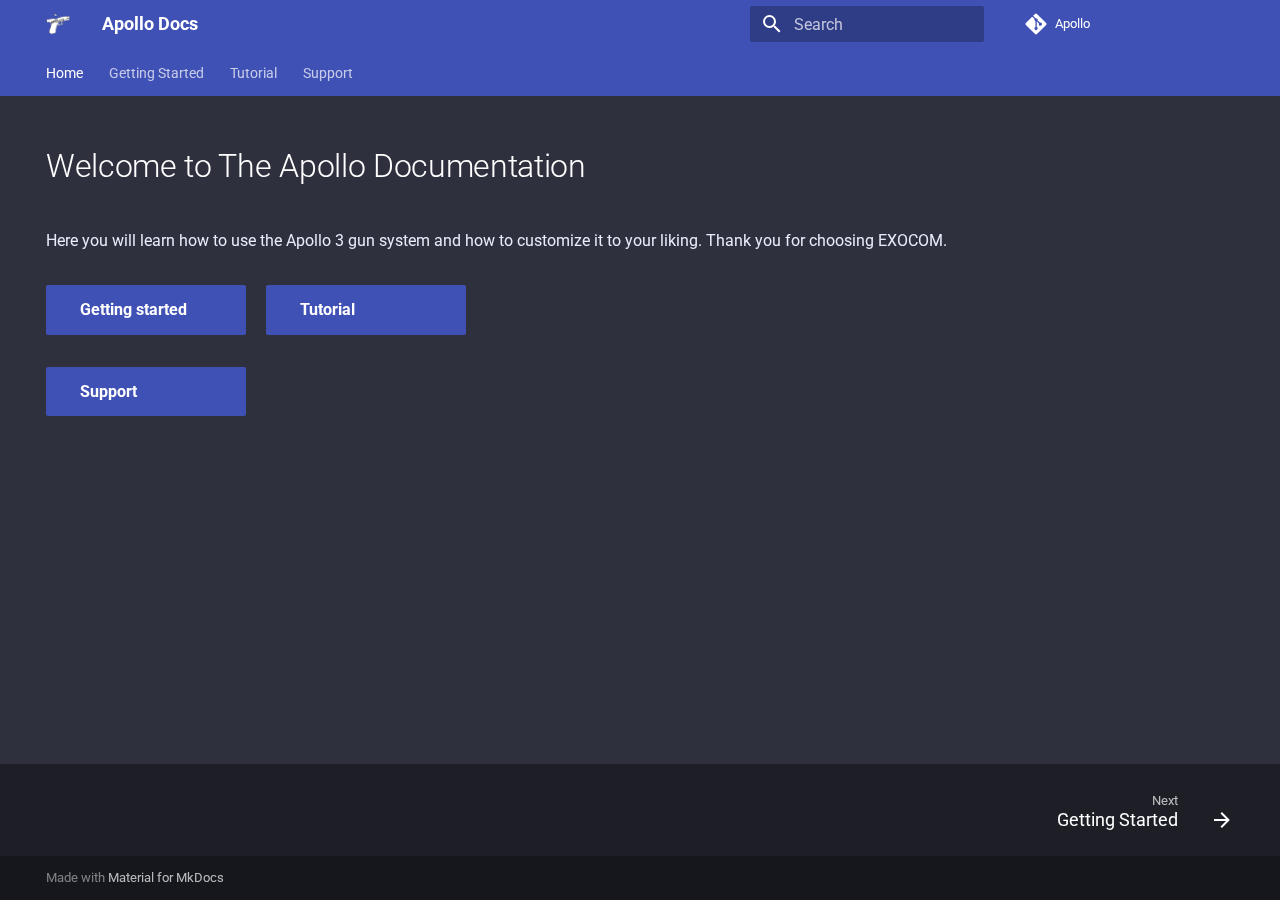
<file: index.html>
<!doctype html>
<html lang="en" class="no-js">
  <head>
    
      <meta charset="utf-8">
      <meta name="viewport" content="width=device-width,initial-scale=1">
      
      
      
      
      
        <link rel="next" href="started/">
      
      <link rel="icon" href="img/LogoText.png">
      <meta name="generator" content="mkdocs-1.4.2, mkdocs-material-9.1.8">
    
    
      
        <title>Welcome to The Apollo Documentation - Apollo Docs</title>
      
    
    
      <link rel="stylesheet" href="assets/stylesheets/main.ded33207.min.css">
      
        
        <link rel="stylesheet" href="assets/stylesheets/palette.a0c5b2b5.min.css">
      
      

    
    
    
      
        
        
        <link rel="preconnect" href="https://fonts.gstatic.com" crossorigin>
        <link rel="stylesheet" href="https://fonts.googleapis.com/css?family=Roboto:300,300i,400,400i,700,700i%7CRoboto+Mono:400,400i,700,700i&display=fallback">
        <style>:root{--md-text-font:"Roboto";--md-code-font:"Roboto Mono"}</style>
      
    
    
      <link rel="stylesheet" href="css/extra.css">
    
    <script>__md_scope=new URL(".",location),__md_hash=e=>[...e].reduce((e,_)=>(e<<5)-e+_.charCodeAt(0),0),__md_get=(e,_=localStorage,t=__md_scope)=>JSON.parse(_.getItem(t.pathname+"."+e)),__md_set=(e,_,t=localStorage,a=__md_scope)=>{try{t.setItem(a.pathname+"."+e,JSON.stringify(_))}catch(e){}}</script>
    
      

    
    
    
  </head>
  
  
    
    
    
    
    
    <body dir="ltr" data-md-color-scheme="slate" data-md-color-primary="custom" data-md-color-accent="orange">
  
    
    
    <input class="md-toggle" data-md-toggle="drawer" type="checkbox" id="__drawer" autocomplete="off">
    <input class="md-toggle" data-md-toggle="search" type="checkbox" id="__search" autocomplete="off">
    <label class="md-overlay" for="__drawer"></label>
    <div data-md-component="skip">
      
        
        <a href="#welcome-to-the-apollo-documentation" class="md-skip">
          Skip to content
        </a>
      
    </div>
    <div data-md-component="announce">
      
    </div>
    
    
      

<header class="md-header" data-md-component="header">
  <nav class="md-header__inner md-grid" aria-label="Header">
    <a href="." title="Apollo Docs" class="md-header__button md-logo" aria-label="Apollo Docs" data-md-component="logo">
      
  <img src="img/LogoText.png" alt="logo">

    </a>
    <label class="md-header__button md-icon" for="__drawer">
      <svg xmlns="http://www.w3.org/2000/svg" viewBox="0 0 24 24"><path d="M3 6h18v2H3V6m0 5h18v2H3v-2m0 5h18v2H3v-2Z"/></svg>
    </label>
    <div class="md-header__title" data-md-component="header-title">
      <div class="md-header__ellipsis">
        <div class="md-header__topic">
          <span class="md-ellipsis">
            Apollo Docs
          </span>
        </div>
        <div class="md-header__topic" data-md-component="header-topic">
          <span class="md-ellipsis">
            
              Welcome to The Apollo Documentation
            
          </span>
        </div>
      </div>
    </div>
    
      
    
    
    
      <label class="md-header__button md-icon" for="__search">
        <svg xmlns="http://www.w3.org/2000/svg" viewBox="0 0 24 24"><path d="M9.5 3A6.5 6.5 0 0 1 16 9.5c0 1.61-.59 3.09-1.56 4.23l.27.27h.79l5 5-1.5 1.5-5-5v-.79l-.27-.27A6.516 6.516 0 0 1 9.5 16 6.5 6.5 0 0 1 3 9.5 6.5 6.5 0 0 1 9.5 3m0 2C7 5 5 7 5 9.5S7 14 9.5 14 14 12 14 9.5 12 5 9.5 5Z"/></svg>
      </label>
      <div class="md-search" data-md-component="search" role="dialog">
  <label class="md-search__overlay" for="__search"></label>
  <div class="md-search__inner" role="search">
    <form class="md-search__form" name="search">
      <input type="text" class="md-search__input" name="query" aria-label="Search" placeholder="Search" autocapitalize="off" autocorrect="off" autocomplete="off" spellcheck="false" data-md-component="search-query" required>
      <label class="md-search__icon md-icon" for="__search">
        <svg xmlns="http://www.w3.org/2000/svg" viewBox="0 0 24 24"><path d="M9.5 3A6.5 6.5 0 0 1 16 9.5c0 1.61-.59 3.09-1.56 4.23l.27.27h.79l5 5-1.5 1.5-5-5v-.79l-.27-.27A6.516 6.516 0 0 1 9.5 16 6.5 6.5 0 0 1 3 9.5 6.5 6.5 0 0 1 9.5 3m0 2C7 5 5 7 5 9.5S7 14 9.5 14 14 12 14 9.5 12 5 9.5 5Z"/></svg>
        <svg xmlns="http://www.w3.org/2000/svg" viewBox="0 0 24 24"><path d="M20 11v2H8l5.5 5.5-1.42 1.42L4.16 12l7.92-7.92L13.5 5.5 8 11h12Z"/></svg>
      </label>
      <nav class="md-search__options" aria-label="Search">
        
        <button type="reset" class="md-search__icon md-icon" title="Clear" aria-label="Clear" tabindex="-1">
          <svg xmlns="http://www.w3.org/2000/svg" viewBox="0 0 24 24"><path d="M19 6.41 17.59 5 12 10.59 6.41 5 5 6.41 10.59 12 5 17.59 6.41 19 12 13.41 17.59 19 19 17.59 13.41 12 19 6.41Z"/></svg>
        </button>
      </nav>
      
    </form>
    <div class="md-search__output">
      <div class="md-search__scrollwrap" data-md-scrollfix>
        <div class="md-search-result" data-md-component="search-result">
          <div class="md-search-result__meta">
            Initializing search
          </div>
          <ol class="md-search-result__list" role="presentation"></ol>
        </div>
      </div>
    </div>
  </div>
</div>
    
    
      <div class="md-header__source">
        <a href="https://github.com/Exotify/exocom.github.io" title="Go to repository" class="md-source" data-md-component="source">
  <div class="md-source__icon md-icon">
    
    <svg xmlns="http://www.w3.org/2000/svg" viewBox="0 0 448 512"><!--! Font Awesome Free 6.4.0 by @fontawesome - https://fontawesome.com License - https://fontawesome.com/license/free (Icons: CC BY 4.0, Fonts: SIL OFL 1.1, Code: MIT License) Copyright 2023 Fonticons, Inc.--><path d="M439.55 236.05 244 40.45a28.87 28.87 0 0 0-40.81 0l-40.66 40.63 51.52 51.52c27.06-9.14 52.68 16.77 43.39 43.68l49.66 49.66c34.23-11.8 61.18 31 35.47 56.69-26.49 26.49-70.21-2.87-56-37.34L240.22 199v121.85c25.3 12.54 22.26 41.85 9.08 55a34.34 34.34 0 0 1-48.55 0c-17.57-17.6-11.07-46.91 11.25-56v-123c-20.8-8.51-24.6-30.74-18.64-45L142.57 101 8.45 235.14a28.86 28.86 0 0 0 0 40.81l195.61 195.6a28.86 28.86 0 0 0 40.8 0l194.69-194.69a28.86 28.86 0 0 0 0-40.81z"/></svg>
  </div>
  <div class="md-source__repository">
    Apollo
  </div>
</a>
      </div>
    
  </nav>
  
</header>
    
    <div class="md-container" data-md-component="container">
      
      
        
          
            
<nav class="md-tabs" aria-label="Tabs" data-md-component="tabs">
  <div class="md-grid">
    <ul class="md-tabs__list">
      
        
  
  
    
  


  
  
  
    <li class="md-tabs__item">
      <a href="." class="md-tabs__link md-tabs__link--active">
        Home
      </a>
    </li>
  

      
        
  
  


  
  
  
    <li class="md-tabs__item">
      <a href="started/" class="md-tabs__link">
        Getting Started
      </a>
    </li>
  

      
        
  
  


  
  
  
    <li class="md-tabs__item">
      <a href="tutorial/guns/" class="md-tabs__link">
        Tutorial
      </a>
    </li>
  

      
        
  
  


  
  
  
    <li class="md-tabs__item">
      <a href="support/" class="md-tabs__link">
        Support
      </a>
    </li>
  

      
    </ul>
  </div>
</nav>
          
        
      
      <main class="md-main" data-md-component="main">
        <div class="md-main__inner md-grid">
          
            
              
                
              
              <div class="md-sidebar md-sidebar--primary" data-md-component="sidebar" data-md-type="navigation" hidden>
                <div class="md-sidebar__scrollwrap">
                  <div class="md-sidebar__inner">
                    

  


  

<nav class="md-nav md-nav--primary md-nav--lifted md-nav--integrated" aria-label="Navigation" data-md-level="0">
  <label class="md-nav__title" for="__drawer">
    <a href="." title="Apollo Docs" class="md-nav__button md-logo" aria-label="Apollo Docs" data-md-component="logo">
      
  <img src="img/LogoText.png" alt="logo">

    </a>
    Apollo Docs
  </label>
  
    <div class="md-nav__source">
      <a href="https://github.com/Exotify/exocom.github.io" title="Go to repository" class="md-source" data-md-component="source">
  <div class="md-source__icon md-icon">
    
    <svg xmlns="http://www.w3.org/2000/svg" viewBox="0 0 448 512"><!--! Font Awesome Free 6.4.0 by @fontawesome - https://fontawesome.com License - https://fontawesome.com/license/free (Icons: CC BY 4.0, Fonts: SIL OFL 1.1, Code: MIT License) Copyright 2023 Fonticons, Inc.--><path d="M439.55 236.05 244 40.45a28.87 28.87 0 0 0-40.81 0l-40.66 40.63 51.52 51.52c27.06-9.14 52.68 16.77 43.39 43.68l49.66 49.66c34.23-11.8 61.18 31 35.47 56.69-26.49 26.49-70.21-2.87-56-37.34L240.22 199v121.85c25.3 12.54 22.26 41.85 9.08 55a34.34 34.34 0 0 1-48.55 0c-17.57-17.6-11.07-46.91 11.25-56v-123c-20.8-8.51-24.6-30.74-18.64-45L142.57 101 8.45 235.14a28.86 28.86 0 0 0 0 40.81l195.61 195.6a28.86 28.86 0 0 0 40.8 0l194.69-194.69a28.86 28.86 0 0 0 0-40.81z"/></svg>
  </div>
  <div class="md-source__repository">
    Apollo
  </div>
</a>
    </div>
  
  <ul class="md-nav__list" data-md-scrollfix>
    
      
      
      

  
  
    
  
  
    
    <li class="md-nav__item md-nav__item--active md-nav__item--nested">
      
      
      
      
      <input class="md-nav__toggle md-toggle " type="checkbox" id="__nav_1" checked>
      
      
        
          
            
          
        
      
      
        
        
        <div class="md-nav__link md-nav__link--index md-nav__link--active">
          <a href=".">Home</a>
          
        </div>
      
      <nav class="md-nav" data-md-level="1" aria-labelledby="__nav_1_label" aria-expanded="true">
        <label class="md-nav__title" for="__nav_1">
          <span class="md-nav__icon md-icon"></span>
          Home
        </label>
        <ul class="md-nav__list" data-md-scrollfix>
          
            
          
        </ul>
      </nav>
    </li>
  

    
      
      
      

  
  
  
    
    <li class="md-nav__item md-nav__item--nested">
      
      
      
      
      <input class="md-nav__toggle md-toggle " type="checkbox" id="__nav_2" >
      
      
        
          
        
      
      
        <label class="md-nav__link" for="__nav_2" id="__nav_2_label" tabindex="0">
          Getting Started
          <span class="md-nav__icon md-icon"></span>
        </label>
      
      <nav class="md-nav" data-md-level="1" aria-labelledby="__nav_2_label" aria-expanded="false">
        <label class="md-nav__title" for="__nav_2">
          <span class="md-nav__icon md-icon"></span>
          Getting Started
        </label>
        <ul class="md-nav__list" data-md-scrollfix>
          
            
              
  
  
  
    <li class="md-nav__item">
      <a href="started/" class="md-nav__link">
        Getting Started
      </a>
    </li>
  

            
          
        </ul>
      </nav>
    </li>
  

    
      
      
      

  
  
  
    
    <li class="md-nav__item md-nav__item--nested">
      
      
      
      
      <input class="md-nav__toggle md-toggle " type="checkbox" id="__nav_3" >
      
      
        
          
        
          
        
          
        
      
      
        <label class="md-nav__link" for="__nav_3" id="__nav_3_label" tabindex="0">
          Tutorial
          <span class="md-nav__icon md-icon"></span>
        </label>
      
      <nav class="md-nav" data-md-level="1" aria-labelledby="__nav_3_label" aria-expanded="false">
        <label class="md-nav__title" for="__nav_3">
          <span class="md-nav__icon md-icon"></span>
          Tutorial
        </label>
        <ul class="md-nav__list" data-md-scrollfix>
          
            
              
  
  
  
    <li class="md-nav__item">
      <a href="tutorial/guns/" class="md-nav__link">
        Implementing guns
      </a>
    </li>
  

            
          
            
              
  
  
  
    <li class="md-nav__item">
      <a href="tutorial/basic/" class="md-nav__link">
        Basic Customization
      </a>
    </li>
  

            
          
            
              
  
  
  
    <li class="md-nav__item">
      <a href="tutorial/advanced/" class="md-nav__link">
        Advanced customization
      </a>
    </li>
  

            
          
        </ul>
      </nav>
    </li>
  

    
      
      
      

  
  
  
    
    <li class="md-nav__item md-nav__item--nested">
      
      
      
      
      <input class="md-nav__toggle md-toggle " type="checkbox" id="__nav_4" >
      
      
        
          
        
      
      
        <label class="md-nav__link" for="__nav_4" id="__nav_4_label" tabindex="0">
          Support
          <span class="md-nav__icon md-icon"></span>
        </label>
      
      <nav class="md-nav" data-md-level="1" aria-labelledby="__nav_4_label" aria-expanded="false">
        <label class="md-nav__title" for="__nav_4">
          <span class="md-nav__icon md-icon"></span>
          Support
        </label>
        <ul class="md-nav__list" data-md-scrollfix>
          
            
              
  
  
  
    <li class="md-nav__item">
      <a href="support/" class="md-nav__link">
        Support
      </a>
    </li>
  

            
          
        </ul>
      </nav>
    </li>
  

    
  </ul>
</nav>
                  </div>
                </div>
              </div>
            
            
          
          
            <div class="md-content" data-md-component="content">
              <article class="md-content__inner md-typeset">
                
                  

  
  


<h1 id="welcome-to-the-apollo-documentation">Welcome to The Apollo Documentation<a class="headerlink" href="#welcome-to-the-apollo-documentation" title="Permanent link">&para;</a></h1>
<p>Here you will learn how to use the Apollo 3 gun system and how to customize it to your liking.
Thank you for choosing EXOCOM.</p>
<div class="container">
<p><a class="md-button md-button--primary" href="started/">Getting started</a></p>
<p><a class="md-button md-button--primary" href="tutorial/basic/">Tutorial</a></p>
<p><a class="md-button md-button--primary" href="support/">Support</a></p>
</div>



  



                
              </article>
            </div>
          
          
        </div>
        
          <button type="button" class="md-top md-icon" data-md-component="top" hidden>
            <svg xmlns="http://www.w3.org/2000/svg" viewBox="0 0 24 24"><path d="M13 20h-2V8l-5.5 5.5-1.42-1.42L12 4.16l7.92 7.92-1.42 1.42L13 8v12Z"/></svg>
            Back to top
          </button>
        
      </main>
      
        <footer class="md-footer">
  
    
      
        
      
      <nav class="md-footer__inner md-grid" aria-label="Footer" >
        
        
          
          <a href="started/" class="md-footer__link md-footer__link--next" aria-label="Next: Getting Started" rel="next">
            <div class="md-footer__title">
              <span class="md-footer__direction">
                Next
              </span>
              <div class="md-ellipsis">
                Getting Started
              </div>
            </div>
            <div class="md-footer__button md-icon">
              <svg xmlns="http://www.w3.org/2000/svg" viewBox="0 0 24 24"><path d="M4 11v2h12l-5.5 5.5 1.42 1.42L19.84 12l-7.92-7.92L10.5 5.5 16 11H4Z"/></svg>
            </div>
          </a>
        
      </nav>
    
  
  <div class="md-footer-meta md-typeset">
    <div class="md-footer-meta__inner md-grid">
      <div class="md-copyright">
  
  
    Made with
    <a href="https://squidfunk.github.io/mkdocs-material/" target="_blank" rel="noopener">
      Material for MkDocs
    </a>
  
</div>
      
    </div>
  </div>
</footer>
      
    </div>
    <div class="md-dialog" data-md-component="dialog">
      <div class="md-dialog__inner md-typeset"></div>
    </div>
    
    <script id="__config" type="application/json">{"base": ".", "features": ["navigation.tabs", "navigation.footer", "navigation.indexes", "navigation.path", "toc.integrate", "navigation.top"], "search": "assets/javascripts/workers/search.208ed371.min.js", "translations": {"clipboard.copied": "Copied to clipboard", "clipboard.copy": "Copy to clipboard", "search.result.more.one": "1 more on this page", "search.result.more.other": "# more on this page", "search.result.none": "No matching documents", "search.result.one": "1 matching document", "search.result.other": "# matching documents", "search.result.placeholder": "Type to start searching", "search.result.term.missing": "Missing", "select.version": "Select version"}}</script>
    
    
      <script src="assets/javascripts/bundle.51198bba.min.js"></script>
      
    
  </body>
</html>
</file>
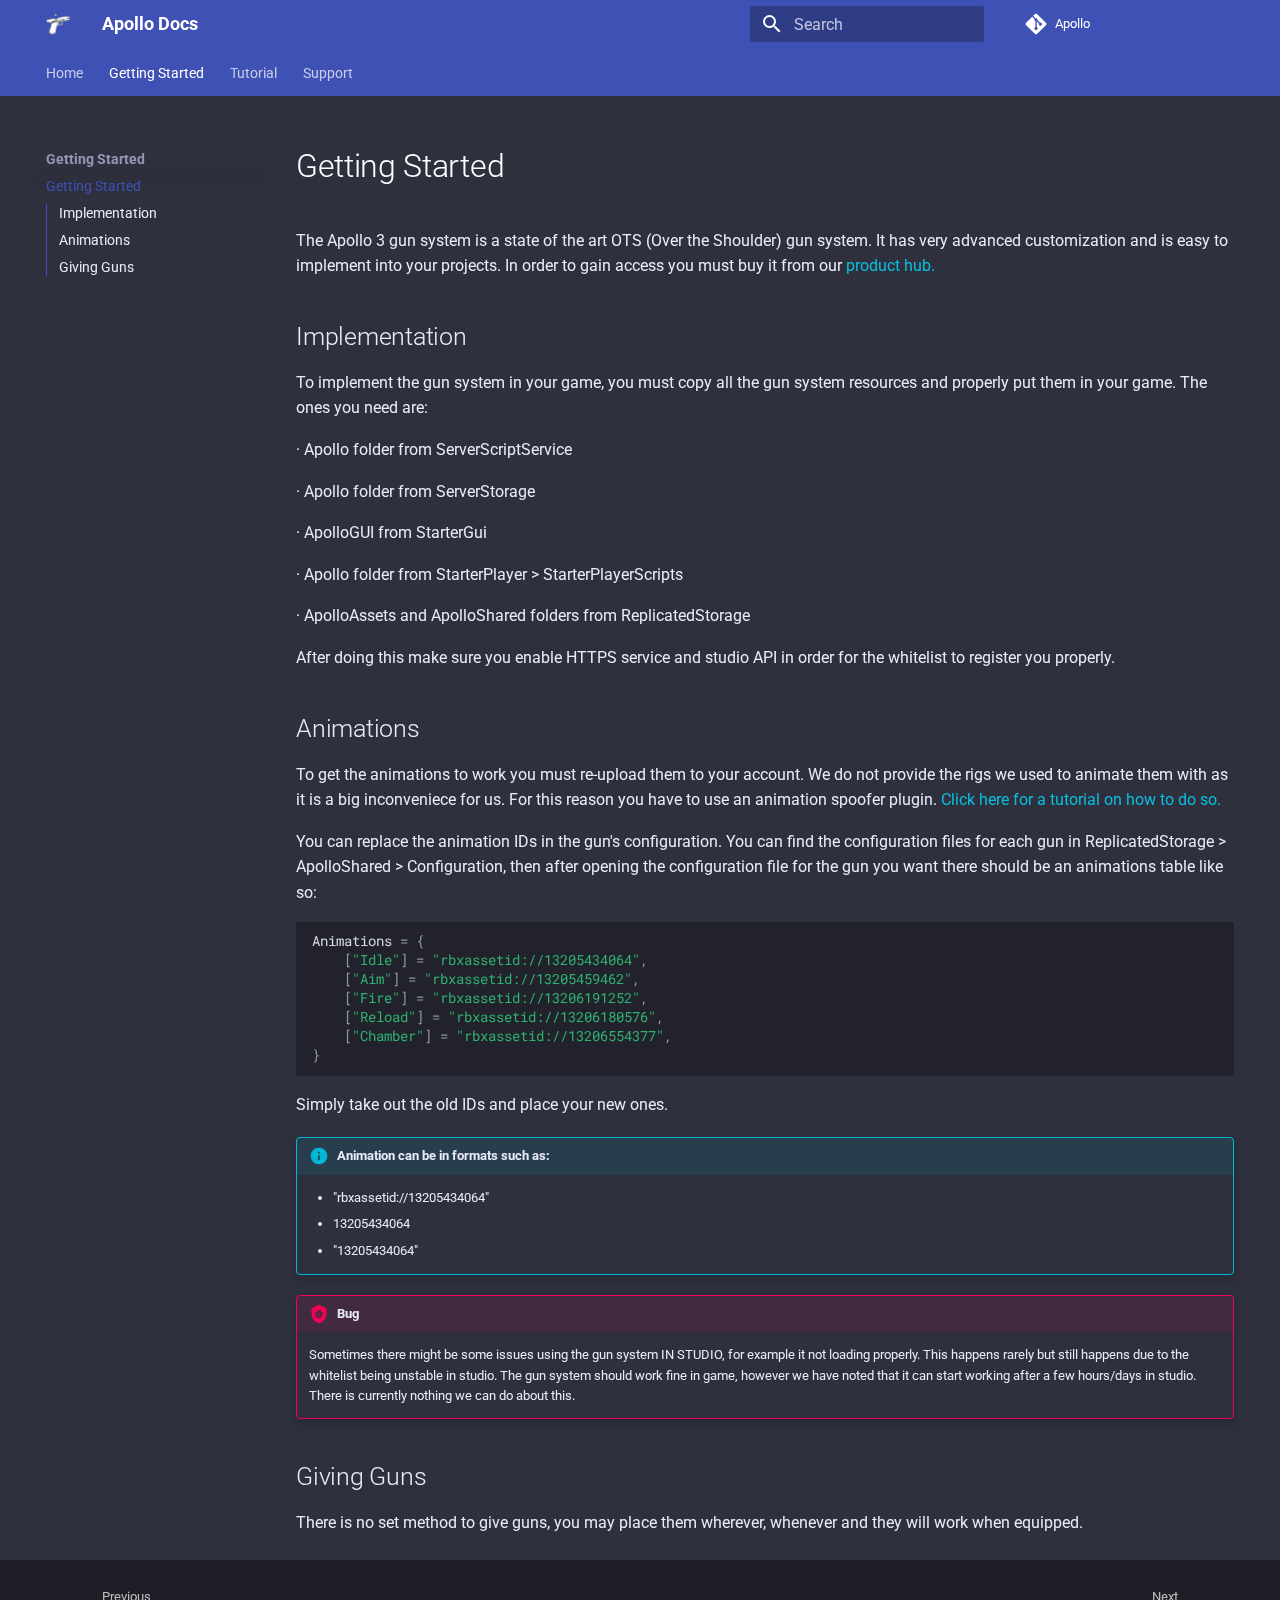
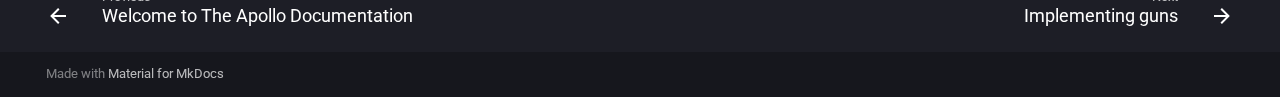
<file: started/index.html>
<!doctype html>
<html lang="en" class="no-js">
  <head>
    
      <meta charset="utf-8">
      <meta name="viewport" content="width=device-width,initial-scale=1">
      
      
      
      
        <link rel="prev" href="..">
      
      
        <link rel="next" href="../tutorial/guns/">
      
      <link rel="icon" href="../img/LogoText.png">
      <meta name="generator" content="mkdocs-1.4.2, mkdocs-material-9.1.8">
    
    
      
        <title>Getting Started - Apollo Docs</title>
      
    
    
      <link rel="stylesheet" href="../assets/stylesheets/main.ded33207.min.css">
      
        
        <link rel="stylesheet" href="../assets/stylesheets/palette.a0c5b2b5.min.css">
      
      

    
    
    
      
        
        
        <link rel="preconnect" href="https://fonts.gstatic.com" crossorigin>
        <link rel="stylesheet" href="https://fonts.googleapis.com/css?family=Roboto:300,300i,400,400i,700,700i%7CRoboto+Mono:400,400i,700,700i&display=fallback">
        <style>:root{--md-text-font:"Roboto";--md-code-font:"Roboto Mono"}</style>
      
    
    
      <link rel="stylesheet" href="../css/extra.css">
    
    <script>__md_scope=new URL("..",location),__md_hash=e=>[...e].reduce((e,_)=>(e<<5)-e+_.charCodeAt(0),0),__md_get=(e,_=localStorage,t=__md_scope)=>JSON.parse(_.getItem(t.pathname+"."+e)),__md_set=(e,_,t=localStorage,a=__md_scope)=>{try{t.setItem(a.pathname+"."+e,JSON.stringify(_))}catch(e){}}</script>
    
      

    
    
    
  </head>
  
  
    
    
    
    
    
    <body dir="ltr" data-md-color-scheme="slate" data-md-color-primary="custom" data-md-color-accent="orange">
  
    
    
    <input class="md-toggle" data-md-toggle="drawer" type="checkbox" id="__drawer" autocomplete="off">
    <input class="md-toggle" data-md-toggle="search" type="checkbox" id="__search" autocomplete="off">
    <label class="md-overlay" for="__drawer"></label>
    <div data-md-component="skip">
      
        
        <a href="#getting-started" class="md-skip">
          Skip to content
        </a>
      
    </div>
    <div data-md-component="announce">
      
    </div>
    
    
      

<header class="md-header" data-md-component="header">
  <nav class="md-header__inner md-grid" aria-label="Header">
    <a href=".." title="Apollo Docs" class="md-header__button md-logo" aria-label="Apollo Docs" data-md-component="logo">
      
  <img src="../img/LogoText.png" alt="logo">

    </a>
    <label class="md-header__button md-icon" for="__drawer">
      <svg xmlns="http://www.w3.org/2000/svg" viewBox="0 0 24 24"><path d="M3 6h18v2H3V6m0 5h18v2H3v-2m0 5h18v2H3v-2Z"/></svg>
    </label>
    <div class="md-header__title" data-md-component="header-title">
      <div class="md-header__ellipsis">
        <div class="md-header__topic">
          <span class="md-ellipsis">
            Apollo Docs
          </span>
        </div>
        <div class="md-header__topic" data-md-component="header-topic">
          <span class="md-ellipsis">
            
              Getting Started
            
          </span>
        </div>
      </div>
    </div>
    
      
    
    
    
      <label class="md-header__button md-icon" for="__search">
        <svg xmlns="http://www.w3.org/2000/svg" viewBox="0 0 24 24"><path d="M9.5 3A6.5 6.5 0 0 1 16 9.5c0 1.61-.59 3.09-1.56 4.23l.27.27h.79l5 5-1.5 1.5-5-5v-.79l-.27-.27A6.516 6.516 0 0 1 9.5 16 6.5 6.5 0 0 1 3 9.5 6.5 6.5 0 0 1 9.5 3m0 2C7 5 5 7 5 9.5S7 14 9.5 14 14 12 14 9.5 12 5 9.5 5Z"/></svg>
      </label>
      <div class="md-search" data-md-component="search" role="dialog">
  <label class="md-search__overlay" for="__search"></label>
  <div class="md-search__inner" role="search">
    <form class="md-search__form" name="search">
      <input type="text" class="md-search__input" name="query" aria-label="Search" placeholder="Search" autocapitalize="off" autocorrect="off" autocomplete="off" spellcheck="false" data-md-component="search-query" required>
      <label class="md-search__icon md-icon" for="__search">
        <svg xmlns="http://www.w3.org/2000/svg" viewBox="0 0 24 24"><path d="M9.5 3A6.5 6.5 0 0 1 16 9.5c0 1.61-.59 3.09-1.56 4.23l.27.27h.79l5 5-1.5 1.5-5-5v-.79l-.27-.27A6.516 6.516 0 0 1 9.5 16 6.5 6.5 0 0 1 3 9.5 6.5 6.5 0 0 1 9.5 3m0 2C7 5 5 7 5 9.5S7 14 9.5 14 14 12 14 9.5 12 5 9.5 5Z"/></svg>
        <svg xmlns="http://www.w3.org/2000/svg" viewBox="0 0 24 24"><path d="M20 11v2H8l5.5 5.5-1.42 1.42L4.16 12l7.92-7.92L13.5 5.5 8 11h12Z"/></svg>
      </label>
      <nav class="md-search__options" aria-label="Search">
        
        <button type="reset" class="md-search__icon md-icon" title="Clear" aria-label="Clear" tabindex="-1">
          <svg xmlns="http://www.w3.org/2000/svg" viewBox="0 0 24 24"><path d="M19 6.41 17.59 5 12 10.59 6.41 5 5 6.41 10.59 12 5 17.59 6.41 19 12 13.41 17.59 19 19 17.59 13.41 12 19 6.41Z"/></svg>
        </button>
      </nav>
      
    </form>
    <div class="md-search__output">
      <div class="md-search__scrollwrap" data-md-scrollfix>
        <div class="md-search-result" data-md-component="search-result">
          <div class="md-search-result__meta">
            Initializing search
          </div>
          <ol class="md-search-result__list" role="presentation"></ol>
        </div>
      </div>
    </div>
  </div>
</div>
    
    
      <div class="md-header__source">
        <a href="https://github.com/Exotify/exocom.github.io" title="Go to repository" class="md-source" data-md-component="source">
  <div class="md-source__icon md-icon">
    
    <svg xmlns="http://www.w3.org/2000/svg" viewBox="0 0 448 512"><!--! Font Awesome Free 6.4.0 by @fontawesome - https://fontawesome.com License - https://fontawesome.com/license/free (Icons: CC BY 4.0, Fonts: SIL OFL 1.1, Code: MIT License) Copyright 2023 Fonticons, Inc.--><path d="M439.55 236.05 244 40.45a28.87 28.87 0 0 0-40.81 0l-40.66 40.63 51.52 51.52c27.06-9.14 52.68 16.77 43.39 43.68l49.66 49.66c34.23-11.8 61.18 31 35.47 56.69-26.49 26.49-70.21-2.87-56-37.34L240.22 199v121.85c25.3 12.54 22.26 41.85 9.08 55a34.34 34.34 0 0 1-48.55 0c-17.57-17.6-11.07-46.91 11.25-56v-123c-20.8-8.51-24.6-30.74-18.64-45L142.57 101 8.45 235.14a28.86 28.86 0 0 0 0 40.81l195.61 195.6a28.86 28.86 0 0 0 40.8 0l194.69-194.69a28.86 28.86 0 0 0 0-40.81z"/></svg>
  </div>
  <div class="md-source__repository">
    Apollo
  </div>
</a>
      </div>
    
  </nav>
  
</header>
    
    <div class="md-container" data-md-component="container">
      
      
        
          
            
<nav class="md-tabs" aria-label="Tabs" data-md-component="tabs">
  <div class="md-grid">
    <ul class="md-tabs__list">
      
        
  
  


  
  
  
    <li class="md-tabs__item">
      <a href=".." class="md-tabs__link">
        Home
      </a>
    </li>
  

      
        
  
  
    
  


  
  
  
    <li class="md-tabs__item">
      <a href="./" class="md-tabs__link md-tabs__link--active">
        Getting Started
      </a>
    </li>
  

      
        
  
  


  
  
  
    <li class="md-tabs__item">
      <a href="../tutorial/guns/" class="md-tabs__link">
        Tutorial
      </a>
    </li>
  

      
        
  
  


  
  
  
    <li class="md-tabs__item">
      <a href="../support/" class="md-tabs__link">
        Support
      </a>
    </li>
  

      
    </ul>
  </div>
</nav>
          
        
      
      <main class="md-main" data-md-component="main">
        <div class="md-main__inner md-grid">
          
            
              
              <div class="md-sidebar md-sidebar--primary" data-md-component="sidebar" data-md-type="navigation" >
                <div class="md-sidebar__scrollwrap">
                  <div class="md-sidebar__inner">
                    

  


  

<nav class="md-nav md-nav--primary md-nav--lifted md-nav--integrated" aria-label="Navigation" data-md-level="0">
  <label class="md-nav__title" for="__drawer">
    <a href=".." title="Apollo Docs" class="md-nav__button md-logo" aria-label="Apollo Docs" data-md-component="logo">
      
  <img src="../img/LogoText.png" alt="logo">

    </a>
    Apollo Docs
  </label>
  
    <div class="md-nav__source">
      <a href="https://github.com/Exotify/exocom.github.io" title="Go to repository" class="md-source" data-md-component="source">
  <div class="md-source__icon md-icon">
    
    <svg xmlns="http://www.w3.org/2000/svg" viewBox="0 0 448 512"><!--! Font Awesome Free 6.4.0 by @fontawesome - https://fontawesome.com License - https://fontawesome.com/license/free (Icons: CC BY 4.0, Fonts: SIL OFL 1.1, Code: MIT License) Copyright 2023 Fonticons, Inc.--><path d="M439.55 236.05 244 40.45a28.87 28.87 0 0 0-40.81 0l-40.66 40.63 51.52 51.52c27.06-9.14 52.68 16.77 43.39 43.68l49.66 49.66c34.23-11.8 61.18 31 35.47 56.69-26.49 26.49-70.21-2.87-56-37.34L240.22 199v121.85c25.3 12.54 22.26 41.85 9.08 55a34.34 34.34 0 0 1-48.55 0c-17.57-17.6-11.07-46.91 11.25-56v-123c-20.8-8.51-24.6-30.74-18.64-45L142.57 101 8.45 235.14a28.86 28.86 0 0 0 0 40.81l195.61 195.6a28.86 28.86 0 0 0 40.8 0l194.69-194.69a28.86 28.86 0 0 0 0-40.81z"/></svg>
  </div>
  <div class="md-source__repository">
    Apollo
  </div>
</a>
    </div>
  
  <ul class="md-nav__list" data-md-scrollfix>
    
      
      
      

  
  
  
    
    <li class="md-nav__item md-nav__item--nested">
      
      
      
      
      <input class="md-nav__toggle md-toggle " type="checkbox" id="__nav_1" >
      
      
        
          
            
          
        
      
      
        
        
        <div class="md-nav__link md-nav__link--index ">
          <a href="..">Home</a>
          
        </div>
      
      <nav class="md-nav" data-md-level="1" aria-labelledby="__nav_1_label" aria-expanded="false">
        <label class="md-nav__title" for="__nav_1">
          <span class="md-nav__icon md-icon"></span>
          Home
        </label>
        <ul class="md-nav__list" data-md-scrollfix>
          
            
          
        </ul>
      </nav>
    </li>
  

    
      
      
      

  
  
    
  
  
    
    <li class="md-nav__item md-nav__item--active md-nav__item--nested">
      
      
      
      
      <input class="md-nav__toggle md-toggle " type="checkbox" id="__nav_2" checked>
      
      
        
          
        
      
      
        <label class="md-nav__link" for="__nav_2" id="__nav_2_label" tabindex="0">
          Getting Started
          <span class="md-nav__icon md-icon"></span>
        </label>
      
      <nav class="md-nav" data-md-level="1" aria-labelledby="__nav_2_label" aria-expanded="true">
        <label class="md-nav__title" for="__nav_2">
          <span class="md-nav__icon md-icon"></span>
          Getting Started
        </label>
        <ul class="md-nav__list" data-md-scrollfix>
          
            
              
  
  
    
  
  
    <li class="md-nav__item md-nav__item--active">
      
      <input class="md-nav__toggle md-toggle" type="checkbox" id="__toc">
      
      
        
      
      
        <label class="md-nav__link md-nav__link--active" for="__toc">
          Getting Started
          <span class="md-nav__icon md-icon"></span>
        </label>
      
      <a href="./" class="md-nav__link md-nav__link--active">
        Getting Started
      </a>
      
        

  

<nav class="md-nav md-nav--secondary" aria-label="On this page">
  
  
  
    
  
  
    <label class="md-nav__title" for="__toc">
      <span class="md-nav__icon md-icon"></span>
      On this page
    </label>
    <ul class="md-nav__list" data-md-component="toc" data-md-scrollfix>
      
        <li class="md-nav__item">
  <a href="#implementation" class="md-nav__link">
    Implementation
  </a>
  
</li>
      
        <li class="md-nav__item">
  <a href="#animations" class="md-nav__link">
    Animations
  </a>
  
</li>
      
        <li class="md-nav__item">
  <a href="#giving-guns" class="md-nav__link">
    Giving Guns
  </a>
  
</li>
      
    </ul>
  
</nav>
      
    </li>
  

            
          
        </ul>
      </nav>
    </li>
  

    
      
      
      

  
  
  
    
    <li class="md-nav__item md-nav__item--nested">
      
      
      
      
      <input class="md-nav__toggle md-toggle " type="checkbox" id="__nav_3" >
      
      
        
          
        
          
        
          
        
      
      
        <label class="md-nav__link" for="__nav_3" id="__nav_3_label" tabindex="0">
          Tutorial
          <span class="md-nav__icon md-icon"></span>
        </label>
      
      <nav class="md-nav" data-md-level="1" aria-labelledby="__nav_3_label" aria-expanded="false">
        <label class="md-nav__title" for="__nav_3">
          <span class="md-nav__icon md-icon"></span>
          Tutorial
        </label>
        <ul class="md-nav__list" data-md-scrollfix>
          
            
              
  
  
  
    <li class="md-nav__item">
      <a href="../tutorial/guns/" class="md-nav__link">
        Implementing guns
      </a>
    </li>
  

            
          
            
              
  
  
  
    <li class="md-nav__item">
      <a href="../tutorial/basic/" class="md-nav__link">
        Basic Customization
      </a>
    </li>
  

            
          
            
              
  
  
  
    <li class="md-nav__item">
      <a href="../tutorial/advanced/" class="md-nav__link">
        Advanced customization
      </a>
    </li>
  

            
          
        </ul>
      </nav>
    </li>
  

    
      
      
      

  
  
  
    
    <li class="md-nav__item md-nav__item--nested">
      
      
      
      
      <input class="md-nav__toggle md-toggle " type="checkbox" id="__nav_4" >
      
      
        
          
        
      
      
        <label class="md-nav__link" for="__nav_4" id="__nav_4_label" tabindex="0">
          Support
          <span class="md-nav__icon md-icon"></span>
        </label>
      
      <nav class="md-nav" data-md-level="1" aria-labelledby="__nav_4_label" aria-expanded="false">
        <label class="md-nav__title" for="__nav_4">
          <span class="md-nav__icon md-icon"></span>
          Support
        </label>
        <ul class="md-nav__list" data-md-scrollfix>
          
            
              
  
  
  
    <li class="md-nav__item">
      <a href="../support/" class="md-nav__link">
        Support
      </a>
    </li>
  

            
          
        </ul>
      </nav>
    </li>
  

    
  </ul>
</nav>
                  </div>
                </div>
              </div>
            
            
          
          
            <div class="md-content" data-md-component="content">
              <article class="md-content__inner md-typeset">
                
                  

  
  


<h1 id="getting-started">Getting Started<a class="headerlink" href="#getting-started" title="Permanent link">&para;</a></h1>
<p>The Apollo 3 gun system is a state of the art OTS (Over the Shoulder) gun system. It has very advanced customization and is easy to implement into your projects. In order to gain access you must buy it from our <a href="https://www.roblox.com/games/12186646227/">product hub.</a></p>
<h2 id="implementation">Implementation<a class="headerlink" href="#implementation" title="Permanent link">&para;</a></h2>
<p>To implement the gun system in your game, you must copy all the gun system resources and properly put them in your game. The ones you need are:</p>
<p>· Apollo folder from ServerScriptService</p>
<p>· Apollo folder from ServerStorage</p>
<p>· ApolloGUI from StarterGui</p>
<p>· Apollo folder from StarterPlayer &gt; StarterPlayerScripts</p>
<p>· ApolloAssets and ApolloShared folders from ReplicatedStorage</p>
<p>After doing this make sure you enable HTTPS service and studio API in order for the whitelist to register you properly.</p>
<h2 id="animations">Animations<a class="headerlink" href="#animations" title="Permanent link">&para;</a></h2>
<p>To get the animations to work you must re-upload them to your account. We do not provide the rigs we used to animate them with as it is a big inconveniece for us. For this reason you have to use an animation spoofer plugin. <a href="https://www.youtube.com/watch?v=_mBaiZ9FFM4">Click here for a tutorial on how to do so.</a></p>
<p>You can replace the animation IDs in the gun's configuration. You can find the configuration files for each gun in ReplicatedStorage &gt; ApolloShared &gt; Configuration, then after opening the configuration file for the gun you want there should be an animations table like so:
<div class="language-lua highlight"><pre><span></span><code><span id="__span-0-1"><a id="__codelineno-0-1" name="__codelineno-0-1" href="#__codelineno-0-1"></a><span class="n">Animations</span> <span class="o">=</span> <span class="p">{</span>
</span><span id="__span-0-2"><a id="__codelineno-0-2" name="__codelineno-0-2" href="#__codelineno-0-2"></a>    <span class="p">[</span><span class="s2">&quot;Idle&quot;</span><span class="p">]</span> <span class="o">=</span> <span class="s2">&quot;rbxassetid://13205434064&quot;</span><span class="p">,</span>
</span><span id="__span-0-3"><a id="__codelineno-0-3" name="__codelineno-0-3" href="#__codelineno-0-3"></a>    <span class="p">[</span><span class="s2">&quot;Aim&quot;</span><span class="p">]</span> <span class="o">=</span> <span class="s2">&quot;rbxassetid://13205459462&quot;</span><span class="p">,</span>
</span><span id="__span-0-4"><a id="__codelineno-0-4" name="__codelineno-0-4" href="#__codelineno-0-4"></a>    <span class="p">[</span><span class="s2">&quot;Fire&quot;</span><span class="p">]</span> <span class="o">=</span> <span class="s2">&quot;rbxassetid://13206191252&quot;</span><span class="p">,</span>
</span><span id="__span-0-5"><a id="__codelineno-0-5" name="__codelineno-0-5" href="#__codelineno-0-5"></a>    <span class="p">[</span><span class="s2">&quot;Reload&quot;</span><span class="p">]</span> <span class="o">=</span> <span class="s2">&quot;rbxassetid://13206180576&quot;</span><span class="p">,</span>
</span><span id="__span-0-6"><a id="__codelineno-0-6" name="__codelineno-0-6" href="#__codelineno-0-6"></a>    <span class="p">[</span><span class="s2">&quot;Chamber&quot;</span><span class="p">]</span> <span class="o">=</span> <span class="s2">&quot;rbxassetid://13206554377&quot;</span><span class="p">,</span>
</span><span id="__span-0-7"><a id="__codelineno-0-7" name="__codelineno-0-7" href="#__codelineno-0-7"></a><span class="p">}</span>
</span></code></pre></div></p>
<p>Simply take out the old IDs and place your new ones.</p>
<div class="admonition info">
<p class="admonition-title">Animation can be in formats such as:</p>
<ul>
<li>"rbxassetid://13205434064"</li>
<li>13205434064</li>
<li>"13205434064"</li>
</ul>
</div>
<div class="admonition bug">
<p class="admonition-title">Bug</p>
<p>Sometimes there might be some issues using the gun system IN STUDIO, for example it not loading properly. This happens rarely but still happens due to the whitelist being unstable in studio. The gun system should work fine in game, however we have noted that it can start working after a few hours/days in studio. There is currently nothing we can do about this.</p>
</div>
<h2 id="giving-guns">Giving Guns<a class="headerlink" href="#giving-guns" title="Permanent link">&para;</a></h2>
<p>There is no set method to give guns, you may place them wherever, whenever and they will work when equipped.</p>





                
              </article>
            </div>
          
          
        </div>
        
          <button type="button" class="md-top md-icon" data-md-component="top" hidden>
            <svg xmlns="http://www.w3.org/2000/svg" viewBox="0 0 24 24"><path d="M13 20h-2V8l-5.5 5.5-1.42-1.42L12 4.16l7.92 7.92-1.42 1.42L13 8v12Z"/></svg>
            Back to top
          </button>
        
      </main>
      
        <footer class="md-footer">
  
    
      
      <nav class="md-footer__inner md-grid" aria-label="Footer" >
        
          
          <a href=".." class="md-footer__link md-footer__link--prev" aria-label="Previous: Welcome to The Apollo Documentation" rel="prev">
            <div class="md-footer__button md-icon">
              <svg xmlns="http://www.w3.org/2000/svg" viewBox="0 0 24 24"><path d="M20 11v2H8l5.5 5.5-1.42 1.42L4.16 12l7.92-7.92L13.5 5.5 8 11h12Z"/></svg>
            </div>
            <div class="md-footer__title">
              <span class="md-footer__direction">
                Previous
              </span>
              <div class="md-ellipsis">
                Welcome to The Apollo Documentation
              </div>
            </div>
          </a>
        
        
          
          <a href="../tutorial/guns/" class="md-footer__link md-footer__link--next" aria-label="Next: Implementing guns" rel="next">
            <div class="md-footer__title">
              <span class="md-footer__direction">
                Next
              </span>
              <div class="md-ellipsis">
                Implementing guns
              </div>
            </div>
            <div class="md-footer__button md-icon">
              <svg xmlns="http://www.w3.org/2000/svg" viewBox="0 0 24 24"><path d="M4 11v2h12l-5.5 5.5 1.42 1.42L19.84 12l-7.92-7.92L10.5 5.5 16 11H4Z"/></svg>
            </div>
          </a>
        
      </nav>
    
  
  <div class="md-footer-meta md-typeset">
    <div class="md-footer-meta__inner md-grid">
      <div class="md-copyright">
  
  
    Made with
    <a href="https://squidfunk.github.io/mkdocs-material/" target="_blank" rel="noopener">
      Material for MkDocs
    </a>
  
</div>
      
    </div>
  </div>
</footer>
      
    </div>
    <div class="md-dialog" data-md-component="dialog">
      <div class="md-dialog__inner md-typeset"></div>
    </div>
    
    <script id="__config" type="application/json">{"base": "..", "features": ["navigation.tabs", "navigation.footer", "navigation.indexes", "navigation.path", "toc.integrate", "navigation.top"], "search": "../assets/javascripts/workers/search.208ed371.min.js", "translations": {"clipboard.copied": "Copied to clipboard", "clipboard.copy": "Copy to clipboard", "search.result.more.one": "1 more on this page", "search.result.more.other": "# more on this page", "search.result.none": "No matching documents", "search.result.one": "1 matching document", "search.result.other": "# matching documents", "search.result.placeholder": "Type to start searching", "search.result.term.missing": "Missing", "select.version": "Select version"}}</script>
    
    
      <script src="../assets/javascripts/bundle.51198bba.min.js"></script>
      
    
  </body>
</html>
</file>
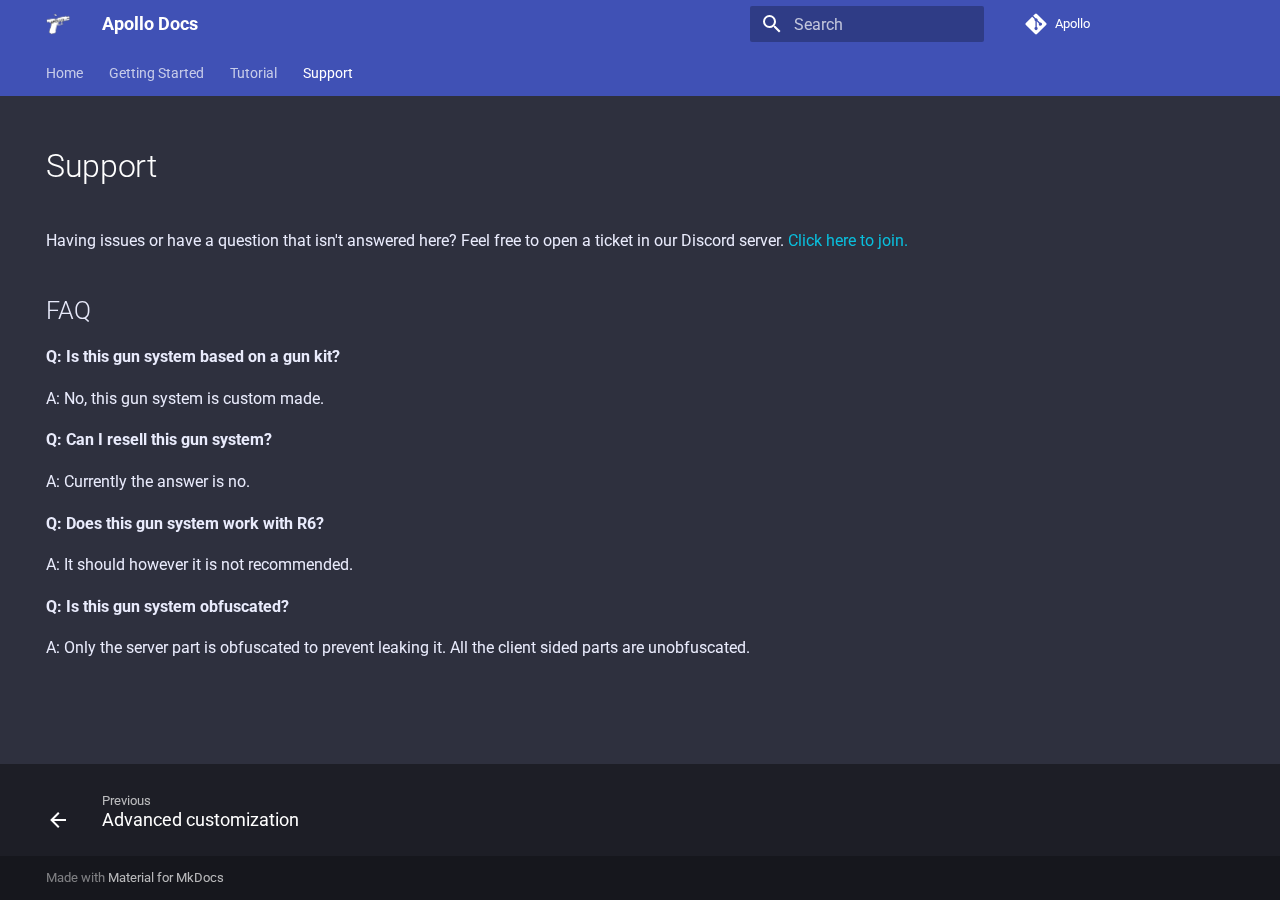
<file: support/index.html>
<!doctype html>
<html lang="en" class="no-js">
  <head>
    
      <meta charset="utf-8">
      <meta name="viewport" content="width=device-width,initial-scale=1">
      
      
      
      
        <link rel="prev" href="../tutorial/advanced/">
      
      
      <link rel="icon" href="../img/LogoText.png">
      <meta name="generator" content="mkdocs-1.4.2, mkdocs-material-9.1.8">
    
    
      
        <title>Support - Apollo Docs</title>
      
    
    
      <link rel="stylesheet" href="../assets/stylesheets/main.ded33207.min.css">
      
        
        <link rel="stylesheet" href="../assets/stylesheets/palette.a0c5b2b5.min.css">
      
      

    
    
    
      
        
        
        <link rel="preconnect" href="https://fonts.gstatic.com" crossorigin>
        <link rel="stylesheet" href="https://fonts.googleapis.com/css?family=Roboto:300,300i,400,400i,700,700i%7CRoboto+Mono:400,400i,700,700i&display=fallback">
        <style>:root{--md-text-font:"Roboto";--md-code-font:"Roboto Mono"}</style>
      
    
    
      <link rel="stylesheet" href="../css/extra.css">
    
    <script>__md_scope=new URL("..",location),__md_hash=e=>[...e].reduce((e,_)=>(e<<5)-e+_.charCodeAt(0),0),__md_get=(e,_=localStorage,t=__md_scope)=>JSON.parse(_.getItem(t.pathname+"."+e)),__md_set=(e,_,t=localStorage,a=__md_scope)=>{try{t.setItem(a.pathname+"."+e,JSON.stringify(_))}catch(e){}}</script>
    
      

    
    
    
  </head>
  
  
    
    
    
    
    
    <body dir="ltr" data-md-color-scheme="slate" data-md-color-primary="custom" data-md-color-accent="orange">
  
    
    
    <input class="md-toggle" data-md-toggle="drawer" type="checkbox" id="__drawer" autocomplete="off">
    <input class="md-toggle" data-md-toggle="search" type="checkbox" id="__search" autocomplete="off">
    <label class="md-overlay" for="__drawer"></label>
    <div data-md-component="skip">
      
        
        <a href="#support" class="md-skip">
          Skip to content
        </a>
      
    </div>
    <div data-md-component="announce">
      
    </div>
    
    
      

<header class="md-header" data-md-component="header">
  <nav class="md-header__inner md-grid" aria-label="Header">
    <a href=".." title="Apollo Docs" class="md-header__button md-logo" aria-label="Apollo Docs" data-md-component="logo">
      
  <img src="../img/LogoText.png" alt="logo">

    </a>
    <label class="md-header__button md-icon" for="__drawer">
      <svg xmlns="http://www.w3.org/2000/svg" viewBox="0 0 24 24"><path d="M3 6h18v2H3V6m0 5h18v2H3v-2m0 5h18v2H3v-2Z"/></svg>
    </label>
    <div class="md-header__title" data-md-component="header-title">
      <div class="md-header__ellipsis">
        <div class="md-header__topic">
          <span class="md-ellipsis">
            Apollo Docs
          </span>
        </div>
        <div class="md-header__topic" data-md-component="header-topic">
          <span class="md-ellipsis">
            
              Support
            
          </span>
        </div>
      </div>
    </div>
    
      
    
    
    
      <label class="md-header__button md-icon" for="__search">
        <svg xmlns="http://www.w3.org/2000/svg" viewBox="0 0 24 24"><path d="M9.5 3A6.5 6.5 0 0 1 16 9.5c0 1.61-.59 3.09-1.56 4.23l.27.27h.79l5 5-1.5 1.5-5-5v-.79l-.27-.27A6.516 6.516 0 0 1 9.5 16 6.5 6.5 0 0 1 3 9.5 6.5 6.5 0 0 1 9.5 3m0 2C7 5 5 7 5 9.5S7 14 9.5 14 14 12 14 9.5 12 5 9.5 5Z"/></svg>
      </label>
      <div class="md-search" data-md-component="search" role="dialog">
  <label class="md-search__overlay" for="__search"></label>
  <div class="md-search__inner" role="search">
    <form class="md-search__form" name="search">
      <input type="text" class="md-search__input" name="query" aria-label="Search" placeholder="Search" autocapitalize="off" autocorrect="off" autocomplete="off" spellcheck="false" data-md-component="search-query" required>
      <label class="md-search__icon md-icon" for="__search">
        <svg xmlns="http://www.w3.org/2000/svg" viewBox="0 0 24 24"><path d="M9.5 3A6.5 6.5 0 0 1 16 9.5c0 1.61-.59 3.09-1.56 4.23l.27.27h.79l5 5-1.5 1.5-5-5v-.79l-.27-.27A6.516 6.516 0 0 1 9.5 16 6.5 6.5 0 0 1 3 9.5 6.5 6.5 0 0 1 9.5 3m0 2C7 5 5 7 5 9.5S7 14 9.5 14 14 12 14 9.5 12 5 9.5 5Z"/></svg>
        <svg xmlns="http://www.w3.org/2000/svg" viewBox="0 0 24 24"><path d="M20 11v2H8l5.5 5.5-1.42 1.42L4.16 12l7.92-7.92L13.5 5.5 8 11h12Z"/></svg>
      </label>
      <nav class="md-search__options" aria-label="Search">
        
        <button type="reset" class="md-search__icon md-icon" title="Clear" aria-label="Clear" tabindex="-1">
          <svg xmlns="http://www.w3.org/2000/svg" viewBox="0 0 24 24"><path d="M19 6.41 17.59 5 12 10.59 6.41 5 5 6.41 10.59 12 5 17.59 6.41 19 12 13.41 17.59 19 19 17.59 13.41 12 19 6.41Z"/></svg>
        </button>
      </nav>
      
    </form>
    <div class="md-search__output">
      <div class="md-search__scrollwrap" data-md-scrollfix>
        <div class="md-search-result" data-md-component="search-result">
          <div class="md-search-result__meta">
            Initializing search
          </div>
          <ol class="md-search-result__list" role="presentation"></ol>
        </div>
      </div>
    </div>
  </div>
</div>
    
    
      <div class="md-header__source">
        <a href="https://github.com/Exotify/exocom.github.io" title="Go to repository" class="md-source" data-md-component="source">
  <div class="md-source__icon md-icon">
    
    <svg xmlns="http://www.w3.org/2000/svg" viewBox="0 0 448 512"><!--! Font Awesome Free 6.4.0 by @fontawesome - https://fontawesome.com License - https://fontawesome.com/license/free (Icons: CC BY 4.0, Fonts: SIL OFL 1.1, Code: MIT License) Copyright 2023 Fonticons, Inc.--><path d="M439.55 236.05 244 40.45a28.87 28.87 0 0 0-40.81 0l-40.66 40.63 51.52 51.52c27.06-9.14 52.68 16.77 43.39 43.68l49.66 49.66c34.23-11.8 61.18 31 35.47 56.69-26.49 26.49-70.21-2.87-56-37.34L240.22 199v121.85c25.3 12.54 22.26 41.85 9.08 55a34.34 34.34 0 0 1-48.55 0c-17.57-17.6-11.07-46.91 11.25-56v-123c-20.8-8.51-24.6-30.74-18.64-45L142.57 101 8.45 235.14a28.86 28.86 0 0 0 0 40.81l195.61 195.6a28.86 28.86 0 0 0 40.8 0l194.69-194.69a28.86 28.86 0 0 0 0-40.81z"/></svg>
  </div>
  <div class="md-source__repository">
    Apollo
  </div>
</a>
      </div>
    
  </nav>
  
</header>
    
    <div class="md-container" data-md-component="container">
      
      
        
          
            
<nav class="md-tabs" aria-label="Tabs" data-md-component="tabs">
  <div class="md-grid">
    <ul class="md-tabs__list">
      
        
  
  


  
  
  
    <li class="md-tabs__item">
      <a href=".." class="md-tabs__link">
        Home
      </a>
    </li>
  

      
        
  
  


  
  
  
    <li class="md-tabs__item">
      <a href="../started/" class="md-tabs__link">
        Getting Started
      </a>
    </li>
  

      
        
  
  


  
  
  
    <li class="md-tabs__item">
      <a href="../tutorial/guns/" class="md-tabs__link">
        Tutorial
      </a>
    </li>
  

      
        
  
  
    
  


  
  
  
    <li class="md-tabs__item">
      <a href="./" class="md-tabs__link md-tabs__link--active">
        Support
      </a>
    </li>
  

      
    </ul>
  </div>
</nav>
          
        
      
      <main class="md-main" data-md-component="main">
        <div class="md-main__inner md-grid">
          
            
              
                
              
              <div class="md-sidebar md-sidebar--primary" data-md-component="sidebar" data-md-type="navigation" hidden>
                <div class="md-sidebar__scrollwrap">
                  <div class="md-sidebar__inner">
                    

  


  

<nav class="md-nav md-nav--primary md-nav--lifted md-nav--integrated" aria-label="Navigation" data-md-level="0">
  <label class="md-nav__title" for="__drawer">
    <a href=".." title="Apollo Docs" class="md-nav__button md-logo" aria-label="Apollo Docs" data-md-component="logo">
      
  <img src="../img/LogoText.png" alt="logo">

    </a>
    Apollo Docs
  </label>
  
    <div class="md-nav__source">
      <a href="https://github.com/Exotify/exocom.github.io" title="Go to repository" class="md-source" data-md-component="source">
  <div class="md-source__icon md-icon">
    
    <svg xmlns="http://www.w3.org/2000/svg" viewBox="0 0 448 512"><!--! Font Awesome Free 6.4.0 by @fontawesome - https://fontawesome.com License - https://fontawesome.com/license/free (Icons: CC BY 4.0, Fonts: SIL OFL 1.1, Code: MIT License) Copyright 2023 Fonticons, Inc.--><path d="M439.55 236.05 244 40.45a28.87 28.87 0 0 0-40.81 0l-40.66 40.63 51.52 51.52c27.06-9.14 52.68 16.77 43.39 43.68l49.66 49.66c34.23-11.8 61.18 31 35.47 56.69-26.49 26.49-70.21-2.87-56-37.34L240.22 199v121.85c25.3 12.54 22.26 41.85 9.08 55a34.34 34.34 0 0 1-48.55 0c-17.57-17.6-11.07-46.91 11.25-56v-123c-20.8-8.51-24.6-30.74-18.64-45L142.57 101 8.45 235.14a28.86 28.86 0 0 0 0 40.81l195.61 195.6a28.86 28.86 0 0 0 40.8 0l194.69-194.69a28.86 28.86 0 0 0 0-40.81z"/></svg>
  </div>
  <div class="md-source__repository">
    Apollo
  </div>
</a>
    </div>
  
  <ul class="md-nav__list" data-md-scrollfix>
    
      
      
      

  
  
  
    
    <li class="md-nav__item md-nav__item--nested">
      
      
      
      
      <input class="md-nav__toggle md-toggle " type="checkbox" id="__nav_1" >
      
      
        
          
            
          
        
      
      
        
        
        <div class="md-nav__link md-nav__link--index ">
          <a href="..">Home</a>
          
        </div>
      
      <nav class="md-nav" data-md-level="1" aria-labelledby="__nav_1_label" aria-expanded="false">
        <label class="md-nav__title" for="__nav_1">
          <span class="md-nav__icon md-icon"></span>
          Home
        </label>
        <ul class="md-nav__list" data-md-scrollfix>
          
            
          
        </ul>
      </nav>
    </li>
  

    
      
      
      

  
  
  
    
    <li class="md-nav__item md-nav__item--nested">
      
      
      
      
      <input class="md-nav__toggle md-toggle " type="checkbox" id="__nav_2" >
      
      
        
          
        
      
      
        <label class="md-nav__link" for="__nav_2" id="__nav_2_label" tabindex="0">
          Getting Started
          <span class="md-nav__icon md-icon"></span>
        </label>
      
      <nav class="md-nav" data-md-level="1" aria-labelledby="__nav_2_label" aria-expanded="false">
        <label class="md-nav__title" for="__nav_2">
          <span class="md-nav__icon md-icon"></span>
          Getting Started
        </label>
        <ul class="md-nav__list" data-md-scrollfix>
          
            
              
  
  
  
    <li class="md-nav__item">
      <a href="../started/" class="md-nav__link">
        Getting Started
      </a>
    </li>
  

            
          
        </ul>
      </nav>
    </li>
  

    
      
      
      

  
  
  
    
    <li class="md-nav__item md-nav__item--nested">
      
      
      
      
      <input class="md-nav__toggle md-toggle " type="checkbox" id="__nav_3" >
      
      
        
          
        
          
        
          
        
      
      
        <label class="md-nav__link" for="__nav_3" id="__nav_3_label" tabindex="0">
          Tutorial
          <span class="md-nav__icon md-icon"></span>
        </label>
      
      <nav class="md-nav" data-md-level="1" aria-labelledby="__nav_3_label" aria-expanded="false">
        <label class="md-nav__title" for="__nav_3">
          <span class="md-nav__icon md-icon"></span>
          Tutorial
        </label>
        <ul class="md-nav__list" data-md-scrollfix>
          
            
              
  
  
  
    <li class="md-nav__item">
      <a href="../tutorial/guns/" class="md-nav__link">
        Implementing guns
      </a>
    </li>
  

            
          
            
              
  
  
  
    <li class="md-nav__item">
      <a href="../tutorial/basic/" class="md-nav__link">
        Basic Customization
      </a>
    </li>
  

            
          
            
              
  
  
  
    <li class="md-nav__item">
      <a href="../tutorial/advanced/" class="md-nav__link">
        Advanced customization
      </a>
    </li>
  

            
          
        </ul>
      </nav>
    </li>
  

    
      
      
      

  
  
    
  
  
    
    <li class="md-nav__item md-nav__item--active md-nav__item--nested">
      
      
      
      
      <input class="md-nav__toggle md-toggle " type="checkbox" id="__nav_4" checked>
      
      
        
          
        
      
      
        <label class="md-nav__link" for="__nav_4" id="__nav_4_label" tabindex="0">
          Support
          <span class="md-nav__icon md-icon"></span>
        </label>
      
      <nav class="md-nav" data-md-level="1" aria-labelledby="__nav_4_label" aria-expanded="true">
        <label class="md-nav__title" for="__nav_4">
          <span class="md-nav__icon md-icon"></span>
          Support
        </label>
        <ul class="md-nav__list" data-md-scrollfix>
          
            
              
  
  
    
  
  
    <li class="md-nav__item md-nav__item--active">
      
      <input class="md-nav__toggle md-toggle" type="checkbox" id="__toc">
      
      
        
      
      
        <label class="md-nav__link md-nav__link--active" for="__toc">
          Support
          <span class="md-nav__icon md-icon"></span>
        </label>
      
      <a href="./" class="md-nav__link md-nav__link--active">
        Support
      </a>
      
        

  

<nav class="md-nav md-nav--secondary" aria-label="On this page">
  
  
  
    
  
  
    <label class="md-nav__title" for="__toc">
      <span class="md-nav__icon md-icon"></span>
      On this page
    </label>
    <ul class="md-nav__list" data-md-component="toc" data-md-scrollfix>
      
        <li class="md-nav__item">
  <a href="#faq" class="md-nav__link">
    FAQ
  </a>
  
</li>
      
    </ul>
  
</nav>
      
    </li>
  

            
          
        </ul>
      </nav>
    </li>
  

    
  </ul>
</nav>
                  </div>
                </div>
              </div>
            
            
          
          
            <div class="md-content" data-md-component="content">
              <article class="md-content__inner md-typeset">
                
                  

  
  


<h1 id="support">Support<a class="headerlink" href="#support" title="Permanent link">&para;</a></h1>
<p>Having issues or have a question that isn't answered here? Feel free to open a ticket in our Discord server. <a href="https://discord.gg/6gruGjV73J">Click here to join.</a></p>
<h2 id="faq">FAQ<a class="headerlink" href="#faq" title="Permanent link">&para;</a></h2>
<p><strong>Q: Is this gun system based on a gun kit?</strong></p>
<p>A: No, this gun system is custom made.</p>
<p><strong>Q: Can I resell this gun system?</strong></p>
<p>A: Currently the answer is no.</p>
<p><strong>Q: Does this gun system work with R6?</strong></p>
<p>A: It should however it is not recommended.</p>
<p><strong>Q: Is this gun system obfuscated?</strong></p>
<p>A: Only the server part is obfuscated to prevent leaking it. All the client sided parts are unobfuscated.</p>



  



                
              </article>
            </div>
          
          
        </div>
        
          <button type="button" class="md-top md-icon" data-md-component="top" hidden>
            <svg xmlns="http://www.w3.org/2000/svg" viewBox="0 0 24 24"><path d="M13 20h-2V8l-5.5 5.5-1.42-1.42L12 4.16l7.92 7.92-1.42 1.42L13 8v12Z"/></svg>
            Back to top
          </button>
        
      </main>
      
        <footer class="md-footer">
  
    
      
        
      
      <nav class="md-footer__inner md-grid" aria-label="Footer" >
        
          
          <a href="../tutorial/advanced/" class="md-footer__link md-footer__link--prev" aria-label="Previous: Advanced customization" rel="prev">
            <div class="md-footer__button md-icon">
              <svg xmlns="http://www.w3.org/2000/svg" viewBox="0 0 24 24"><path d="M20 11v2H8l5.5 5.5-1.42 1.42L4.16 12l7.92-7.92L13.5 5.5 8 11h12Z"/></svg>
            </div>
            <div class="md-footer__title">
              <span class="md-footer__direction">
                Previous
              </span>
              <div class="md-ellipsis">
                Advanced customization
              </div>
            </div>
          </a>
        
        
      </nav>
    
  
  <div class="md-footer-meta md-typeset">
    <div class="md-footer-meta__inner md-grid">
      <div class="md-copyright">
  
  
    Made with
    <a href="https://squidfunk.github.io/mkdocs-material/" target="_blank" rel="noopener">
      Material for MkDocs
    </a>
  
</div>
      
    </div>
  </div>
</footer>
      
    </div>
    <div class="md-dialog" data-md-component="dialog">
      <div class="md-dialog__inner md-typeset"></div>
    </div>
    
    <script id="__config" type="application/json">{"base": "..", "features": ["navigation.tabs", "navigation.footer", "navigation.indexes", "navigation.path", "toc.integrate", "navigation.top"], "search": "../assets/javascripts/workers/search.208ed371.min.js", "translations": {"clipboard.copied": "Copied to clipboard", "clipboard.copy": "Copy to clipboard", "search.result.more.one": "1 more on this page", "search.result.more.other": "# more on this page", "search.result.none": "No matching documents", "search.result.one": "1 matching document", "search.result.other": "# matching documents", "search.result.placeholder": "Type to start searching", "search.result.term.missing": "Missing", "select.version": "Select version"}}</script>
    
    
      <script src="../assets/javascripts/bundle.51198bba.min.js"></script>
      
    
  </body>
</html>
</file>
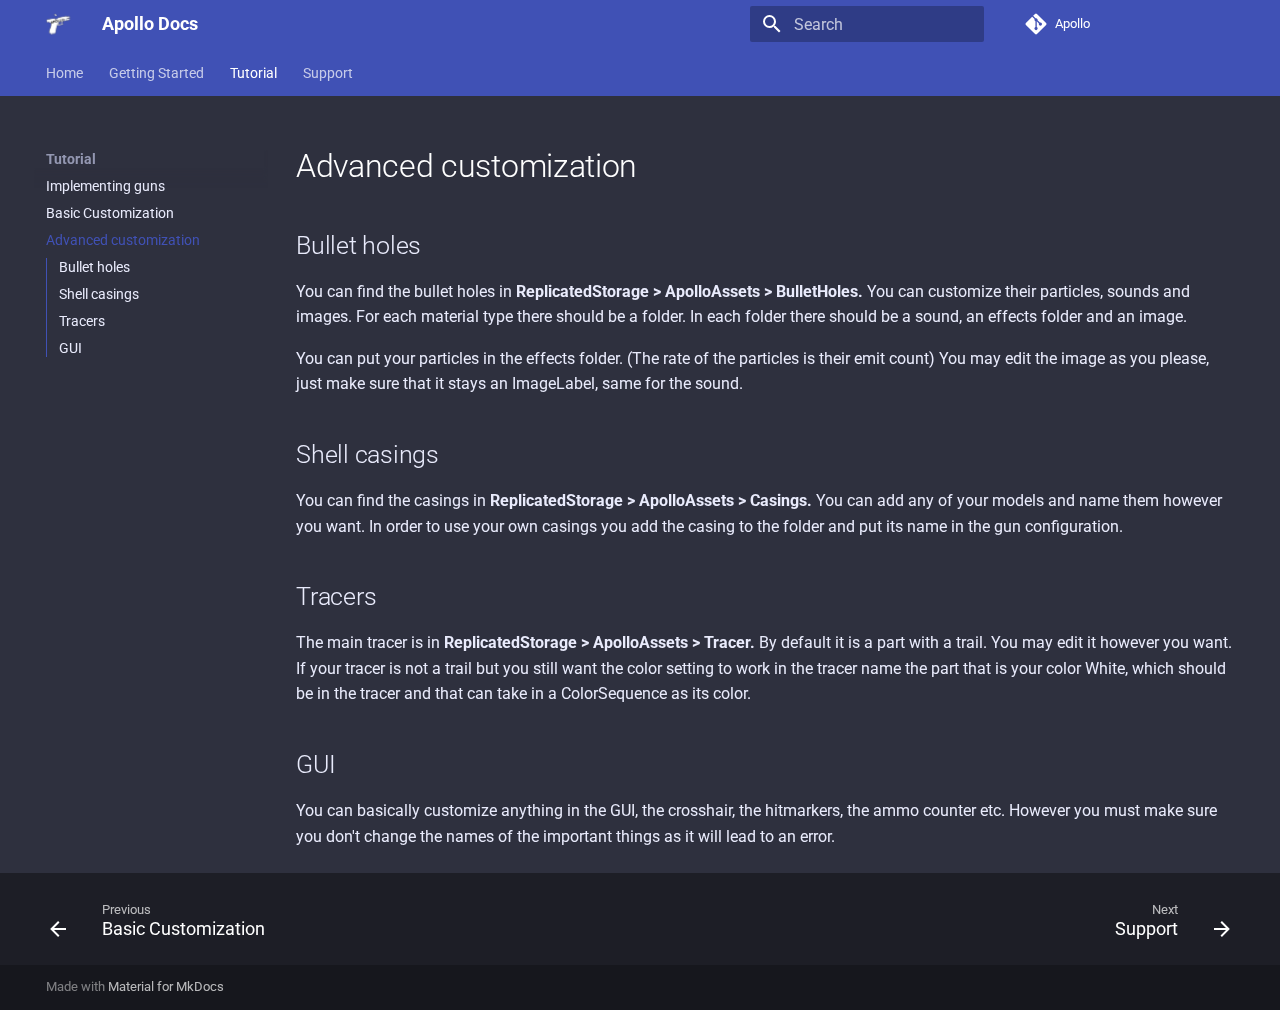
<file: tutorial/advanced/index.html>
<!doctype html>
<html lang="en" class="no-js">
  <head>
    
      <meta charset="utf-8">
      <meta name="viewport" content="width=device-width,initial-scale=1">
      
      
      
      
        <link rel="prev" href="../basic/">
      
      
        <link rel="next" href="../../support/">
      
      <link rel="icon" href="../../img/LogoText.png">
      <meta name="generator" content="mkdocs-1.4.2, mkdocs-material-9.1.8">
    
    
      
        <title>Advanced customization - Apollo Docs</title>
      
    
    
      <link rel="stylesheet" href="../../assets/stylesheets/main.ded33207.min.css">
      
        
        <link rel="stylesheet" href="../../assets/stylesheets/palette.a0c5b2b5.min.css">
      
      

    
    
    
      
        
        
        <link rel="preconnect" href="https://fonts.gstatic.com" crossorigin>
        <link rel="stylesheet" href="https://fonts.googleapis.com/css?family=Roboto:300,300i,400,400i,700,700i%7CRoboto+Mono:400,400i,700,700i&display=fallback">
        <style>:root{--md-text-font:"Roboto";--md-code-font:"Roboto Mono"}</style>
      
    
    
      <link rel="stylesheet" href="../../css/extra.css">
    
    <script>__md_scope=new URL("../..",location),__md_hash=e=>[...e].reduce((e,_)=>(e<<5)-e+_.charCodeAt(0),0),__md_get=(e,_=localStorage,t=__md_scope)=>JSON.parse(_.getItem(t.pathname+"."+e)),__md_set=(e,_,t=localStorage,a=__md_scope)=>{try{t.setItem(a.pathname+"."+e,JSON.stringify(_))}catch(e){}}</script>
    
      

    
    
    
  </head>
  
  
    
    
    
    
    
    <body dir="ltr" data-md-color-scheme="slate" data-md-color-primary="custom" data-md-color-accent="orange">
  
    
    
    <input class="md-toggle" data-md-toggle="drawer" type="checkbox" id="__drawer" autocomplete="off">
    <input class="md-toggle" data-md-toggle="search" type="checkbox" id="__search" autocomplete="off">
    <label class="md-overlay" for="__drawer"></label>
    <div data-md-component="skip">
      
        
        <a href="#advanced-customization" class="md-skip">
          Skip to content
        </a>
      
    </div>
    <div data-md-component="announce">
      
    </div>
    
    
      

<header class="md-header" data-md-component="header">
  <nav class="md-header__inner md-grid" aria-label="Header">
    <a href="../.." title="Apollo Docs" class="md-header__button md-logo" aria-label="Apollo Docs" data-md-component="logo">
      
  <img src="../../img/LogoText.png" alt="logo">

    </a>
    <label class="md-header__button md-icon" for="__drawer">
      <svg xmlns="http://www.w3.org/2000/svg" viewBox="0 0 24 24"><path d="M3 6h18v2H3V6m0 5h18v2H3v-2m0 5h18v2H3v-2Z"/></svg>
    </label>
    <div class="md-header__title" data-md-component="header-title">
      <div class="md-header__ellipsis">
        <div class="md-header__topic">
          <span class="md-ellipsis">
            Apollo Docs
          </span>
        </div>
        <div class="md-header__topic" data-md-component="header-topic">
          <span class="md-ellipsis">
            
              Advanced customization
            
          </span>
        </div>
      </div>
    </div>
    
      
    
    
    
      <label class="md-header__button md-icon" for="__search">
        <svg xmlns="http://www.w3.org/2000/svg" viewBox="0 0 24 24"><path d="M9.5 3A6.5 6.5 0 0 1 16 9.5c0 1.61-.59 3.09-1.56 4.23l.27.27h.79l5 5-1.5 1.5-5-5v-.79l-.27-.27A6.516 6.516 0 0 1 9.5 16 6.5 6.5 0 0 1 3 9.5 6.5 6.5 0 0 1 9.5 3m0 2C7 5 5 7 5 9.5S7 14 9.5 14 14 12 14 9.5 12 5 9.5 5Z"/></svg>
      </label>
      <div class="md-search" data-md-component="search" role="dialog">
  <label class="md-search__overlay" for="__search"></label>
  <div class="md-search__inner" role="search">
    <form class="md-search__form" name="search">
      <input type="text" class="md-search__input" name="query" aria-label="Search" placeholder="Search" autocapitalize="off" autocorrect="off" autocomplete="off" spellcheck="false" data-md-component="search-query" required>
      <label class="md-search__icon md-icon" for="__search">
        <svg xmlns="http://www.w3.org/2000/svg" viewBox="0 0 24 24"><path d="M9.5 3A6.5 6.5 0 0 1 16 9.5c0 1.61-.59 3.09-1.56 4.23l.27.27h.79l5 5-1.5 1.5-5-5v-.79l-.27-.27A6.516 6.516 0 0 1 9.5 16 6.5 6.5 0 0 1 3 9.5 6.5 6.5 0 0 1 9.5 3m0 2C7 5 5 7 5 9.5S7 14 9.5 14 14 12 14 9.5 12 5 9.5 5Z"/></svg>
        <svg xmlns="http://www.w3.org/2000/svg" viewBox="0 0 24 24"><path d="M20 11v2H8l5.5 5.5-1.42 1.42L4.16 12l7.92-7.92L13.5 5.5 8 11h12Z"/></svg>
      </label>
      <nav class="md-search__options" aria-label="Search">
        
        <button type="reset" class="md-search__icon md-icon" title="Clear" aria-label="Clear" tabindex="-1">
          <svg xmlns="http://www.w3.org/2000/svg" viewBox="0 0 24 24"><path d="M19 6.41 17.59 5 12 10.59 6.41 5 5 6.41 10.59 12 5 17.59 6.41 19 12 13.41 17.59 19 19 17.59 13.41 12 19 6.41Z"/></svg>
        </button>
      </nav>
      
    </form>
    <div class="md-search__output">
      <div class="md-search__scrollwrap" data-md-scrollfix>
        <div class="md-search-result" data-md-component="search-result">
          <div class="md-search-result__meta">
            Initializing search
          </div>
          <ol class="md-search-result__list" role="presentation"></ol>
        </div>
      </div>
    </div>
  </div>
</div>
    
    
      <div class="md-header__source">
        <a href="https://github.com/Exotify/exocom.github.io" title="Go to repository" class="md-source" data-md-component="source">
  <div class="md-source__icon md-icon">
    
    <svg xmlns="http://www.w3.org/2000/svg" viewBox="0 0 448 512"><!--! Font Awesome Free 6.4.0 by @fontawesome - https://fontawesome.com License - https://fontawesome.com/license/free (Icons: CC BY 4.0, Fonts: SIL OFL 1.1, Code: MIT License) Copyright 2023 Fonticons, Inc.--><path d="M439.55 236.05 244 40.45a28.87 28.87 0 0 0-40.81 0l-40.66 40.63 51.52 51.52c27.06-9.14 52.68 16.77 43.39 43.68l49.66 49.66c34.23-11.8 61.18 31 35.47 56.69-26.49 26.49-70.21-2.87-56-37.34L240.22 199v121.85c25.3 12.54 22.26 41.85 9.08 55a34.34 34.34 0 0 1-48.55 0c-17.57-17.6-11.07-46.91 11.25-56v-123c-20.8-8.51-24.6-30.74-18.64-45L142.57 101 8.45 235.14a28.86 28.86 0 0 0 0 40.81l195.61 195.6a28.86 28.86 0 0 0 40.8 0l194.69-194.69a28.86 28.86 0 0 0 0-40.81z"/></svg>
  </div>
  <div class="md-source__repository">
    Apollo
  </div>
</a>
      </div>
    
  </nav>
  
</header>
    
    <div class="md-container" data-md-component="container">
      
      
        
          
            
<nav class="md-tabs" aria-label="Tabs" data-md-component="tabs">
  <div class="md-grid">
    <ul class="md-tabs__list">
      
        
  
  


  
  
  
    <li class="md-tabs__item">
      <a href="../.." class="md-tabs__link">
        Home
      </a>
    </li>
  

      
        
  
  


  
  
  
    <li class="md-tabs__item">
      <a href="../../started/" class="md-tabs__link">
        Getting Started
      </a>
    </li>
  

      
        
  
  
    
  


  
  
  
    <li class="md-tabs__item">
      <a href="../guns/" class="md-tabs__link md-tabs__link--active">
        Tutorial
      </a>
    </li>
  

      
        
  
  


  
  
  
    <li class="md-tabs__item">
      <a href="../../support/" class="md-tabs__link">
        Support
      </a>
    </li>
  

      
    </ul>
  </div>
</nav>
          
        
      
      <main class="md-main" data-md-component="main">
        <div class="md-main__inner md-grid">
          
            
              
              <div class="md-sidebar md-sidebar--primary" data-md-component="sidebar" data-md-type="navigation" >
                <div class="md-sidebar__scrollwrap">
                  <div class="md-sidebar__inner">
                    

  


  

<nav class="md-nav md-nav--primary md-nav--lifted md-nav--integrated" aria-label="Navigation" data-md-level="0">
  <label class="md-nav__title" for="__drawer">
    <a href="../.." title="Apollo Docs" class="md-nav__button md-logo" aria-label="Apollo Docs" data-md-component="logo">
      
  <img src="../../img/LogoText.png" alt="logo">

    </a>
    Apollo Docs
  </label>
  
    <div class="md-nav__source">
      <a href="https://github.com/Exotify/exocom.github.io" title="Go to repository" class="md-source" data-md-component="source">
  <div class="md-source__icon md-icon">
    
    <svg xmlns="http://www.w3.org/2000/svg" viewBox="0 0 448 512"><!--! Font Awesome Free 6.4.0 by @fontawesome - https://fontawesome.com License - https://fontawesome.com/license/free (Icons: CC BY 4.0, Fonts: SIL OFL 1.1, Code: MIT License) Copyright 2023 Fonticons, Inc.--><path d="M439.55 236.05 244 40.45a28.87 28.87 0 0 0-40.81 0l-40.66 40.63 51.52 51.52c27.06-9.14 52.68 16.77 43.39 43.68l49.66 49.66c34.23-11.8 61.18 31 35.47 56.69-26.49 26.49-70.21-2.87-56-37.34L240.22 199v121.85c25.3 12.54 22.26 41.85 9.08 55a34.34 34.34 0 0 1-48.55 0c-17.57-17.6-11.07-46.91 11.25-56v-123c-20.8-8.51-24.6-30.74-18.64-45L142.57 101 8.45 235.14a28.86 28.86 0 0 0 0 40.81l195.61 195.6a28.86 28.86 0 0 0 40.8 0l194.69-194.69a28.86 28.86 0 0 0 0-40.81z"/></svg>
  </div>
  <div class="md-source__repository">
    Apollo
  </div>
</a>
    </div>
  
  <ul class="md-nav__list" data-md-scrollfix>
    
      
      
      

  
  
  
    
    <li class="md-nav__item md-nav__item--nested">
      
      
      
      
      <input class="md-nav__toggle md-toggle " type="checkbox" id="__nav_1" >
      
      
        
          
            
          
        
      
      
        
        
        <div class="md-nav__link md-nav__link--index ">
          <a href="../..">Home</a>
          
        </div>
      
      <nav class="md-nav" data-md-level="1" aria-labelledby="__nav_1_label" aria-expanded="false">
        <label class="md-nav__title" for="__nav_1">
          <span class="md-nav__icon md-icon"></span>
          Home
        </label>
        <ul class="md-nav__list" data-md-scrollfix>
          
            
          
        </ul>
      </nav>
    </li>
  

    
      
      
      

  
  
  
    
    <li class="md-nav__item md-nav__item--nested">
      
      
      
      
      <input class="md-nav__toggle md-toggle " type="checkbox" id="__nav_2" >
      
      
        
          
        
      
      
        <label class="md-nav__link" for="__nav_2" id="__nav_2_label" tabindex="0">
          Getting Started
          <span class="md-nav__icon md-icon"></span>
        </label>
      
      <nav class="md-nav" data-md-level="1" aria-labelledby="__nav_2_label" aria-expanded="false">
        <label class="md-nav__title" for="__nav_2">
          <span class="md-nav__icon md-icon"></span>
          Getting Started
        </label>
        <ul class="md-nav__list" data-md-scrollfix>
          
            
              
  
  
  
    <li class="md-nav__item">
      <a href="../../started/" class="md-nav__link">
        Getting Started
      </a>
    </li>
  

            
          
        </ul>
      </nav>
    </li>
  

    
      
      
      

  
  
    
  
  
    
    <li class="md-nav__item md-nav__item--active md-nav__item--nested">
      
      
      
      
      <input class="md-nav__toggle md-toggle " type="checkbox" id="__nav_3" checked>
      
      
        
          
        
          
        
          
        
      
      
        <label class="md-nav__link" for="__nav_3" id="__nav_3_label" tabindex="0">
          Tutorial
          <span class="md-nav__icon md-icon"></span>
        </label>
      
      <nav class="md-nav" data-md-level="1" aria-labelledby="__nav_3_label" aria-expanded="true">
        <label class="md-nav__title" for="__nav_3">
          <span class="md-nav__icon md-icon"></span>
          Tutorial
        </label>
        <ul class="md-nav__list" data-md-scrollfix>
          
            
              
  
  
  
    <li class="md-nav__item">
      <a href="../guns/" class="md-nav__link">
        Implementing guns
      </a>
    </li>
  

            
          
            
              
  
  
  
    <li class="md-nav__item">
      <a href="../basic/" class="md-nav__link">
        Basic Customization
      </a>
    </li>
  

            
          
            
              
  
  
    
  
  
    <li class="md-nav__item md-nav__item--active">
      
      <input class="md-nav__toggle md-toggle" type="checkbox" id="__toc">
      
      
        
      
      
        <label class="md-nav__link md-nav__link--active" for="__toc">
          Advanced customization
          <span class="md-nav__icon md-icon"></span>
        </label>
      
      <a href="./" class="md-nav__link md-nav__link--active">
        Advanced customization
      </a>
      
        

  

<nav class="md-nav md-nav--secondary" aria-label="On this page">
  
  
  
    
  
  
    <label class="md-nav__title" for="__toc">
      <span class="md-nav__icon md-icon"></span>
      On this page
    </label>
    <ul class="md-nav__list" data-md-component="toc" data-md-scrollfix>
      
        <li class="md-nav__item">
  <a href="#bullet-holes" class="md-nav__link">
    Bullet holes
  </a>
  
</li>
      
        <li class="md-nav__item">
  <a href="#shell-casings" class="md-nav__link">
    Shell casings
  </a>
  
</li>
      
        <li class="md-nav__item">
  <a href="#tracers" class="md-nav__link">
    Tracers
  </a>
  
</li>
      
        <li class="md-nav__item">
  <a href="#gui" class="md-nav__link">
    GUI
  </a>
  
</li>
      
    </ul>
  
</nav>
      
    </li>
  

            
          
        </ul>
      </nav>
    </li>
  

    
      
      
      

  
  
  
    
    <li class="md-nav__item md-nav__item--nested">
      
      
      
      
      <input class="md-nav__toggle md-toggle " type="checkbox" id="__nav_4" >
      
      
        
          
        
      
      
        <label class="md-nav__link" for="__nav_4" id="__nav_4_label" tabindex="0">
          Support
          <span class="md-nav__icon md-icon"></span>
        </label>
      
      <nav class="md-nav" data-md-level="1" aria-labelledby="__nav_4_label" aria-expanded="false">
        <label class="md-nav__title" for="__nav_4">
          <span class="md-nav__icon md-icon"></span>
          Support
        </label>
        <ul class="md-nav__list" data-md-scrollfix>
          
            
              
  
  
  
    <li class="md-nav__item">
      <a href="../../support/" class="md-nav__link">
        Support
      </a>
    </li>
  

            
          
        </ul>
      </nav>
    </li>
  

    
  </ul>
</nav>
                  </div>
                </div>
              </div>
            
            
          
          
            <div class="md-content" data-md-component="content">
              <article class="md-content__inner md-typeset">
                
                  

  
  


<h1 id="advanced-customization">Advanced customization<a class="headerlink" href="#advanced-customization" title="Permanent link">&para;</a></h1>
<h2 id="bullet-holes">Bullet holes<a class="headerlink" href="#bullet-holes" title="Permanent link">&para;</a></h2>
<p>You can find the bullet holes in <strong>ReplicatedStorage &gt; ApolloAssets &gt; BulletHoles.</strong> You can customize their particles, sounds and images. For each material type there should be a folder. In each folder there should be a sound, an effects folder and an image.</p>
<p>You can put your particles in the effects folder. (The rate of the particles is their emit count)
You may edit the image as you please, just make sure that it stays an ImageLabel, same for the sound.</p>
<h2 id="shell-casings">Shell casings<a class="headerlink" href="#shell-casings" title="Permanent link">&para;</a></h2>
<p>You can find the casings in <strong>ReplicatedStorage &gt; ApolloAssets &gt; Casings.</strong> You can add any of your models and name them however you want. In order to use your own casings you add the casing to the folder and put its name in the gun configuration.</p>
<h2 id="tracers">Tracers<a class="headerlink" href="#tracers" title="Permanent link">&para;</a></h2>
<p>The main tracer is in <strong>ReplicatedStorage &gt; ApolloAssets &gt; Tracer.</strong> By default it is a part with a trail. You may edit it however you want. If your tracer is not a trail but you still want the color setting to work in the tracer name the part that is your color White, which should be in the tracer and that can take in a ColorSequence as its color.</p>
<h2 id="gui">GUI<a class="headerlink" href="#gui" title="Permanent link">&para;</a></h2>
<p>You can basically customize anything in the GUI, the crosshair, the hitmarkers, the ammo counter etc. However you must make sure you don't change the names of the important things as it will lead to an error.</p>





                
              </article>
            </div>
          
          
        </div>
        
          <button type="button" class="md-top md-icon" data-md-component="top" hidden>
            <svg xmlns="http://www.w3.org/2000/svg" viewBox="0 0 24 24"><path d="M13 20h-2V8l-5.5 5.5-1.42-1.42L12 4.16l7.92 7.92-1.42 1.42L13 8v12Z"/></svg>
            Back to top
          </button>
        
      </main>
      
        <footer class="md-footer">
  
    
      
      <nav class="md-footer__inner md-grid" aria-label="Footer" >
        
          
          <a href="../basic/" class="md-footer__link md-footer__link--prev" aria-label="Previous: Basic Customization" rel="prev">
            <div class="md-footer__button md-icon">
              <svg xmlns="http://www.w3.org/2000/svg" viewBox="0 0 24 24"><path d="M20 11v2H8l5.5 5.5-1.42 1.42L4.16 12l7.92-7.92L13.5 5.5 8 11h12Z"/></svg>
            </div>
            <div class="md-footer__title">
              <span class="md-footer__direction">
                Previous
              </span>
              <div class="md-ellipsis">
                Basic Customization
              </div>
            </div>
          </a>
        
        
          
          <a href="../../support/" class="md-footer__link md-footer__link--next" aria-label="Next: Support" rel="next">
            <div class="md-footer__title">
              <span class="md-footer__direction">
                Next
              </span>
              <div class="md-ellipsis">
                Support
              </div>
            </div>
            <div class="md-footer__button md-icon">
              <svg xmlns="http://www.w3.org/2000/svg" viewBox="0 0 24 24"><path d="M4 11v2h12l-5.5 5.5 1.42 1.42L19.84 12l-7.92-7.92L10.5 5.5 16 11H4Z"/></svg>
            </div>
          </a>
        
      </nav>
    
  
  <div class="md-footer-meta md-typeset">
    <div class="md-footer-meta__inner md-grid">
      <div class="md-copyright">
  
  
    Made with
    <a href="https://squidfunk.github.io/mkdocs-material/" target="_blank" rel="noopener">
      Material for MkDocs
    </a>
  
</div>
      
    </div>
  </div>
</footer>
      
    </div>
    <div class="md-dialog" data-md-component="dialog">
      <div class="md-dialog__inner md-typeset"></div>
    </div>
    
    <script id="__config" type="application/json">{"base": "../..", "features": ["navigation.tabs", "navigation.footer", "navigation.indexes", "navigation.path", "toc.integrate", "navigation.top"], "search": "../../assets/javascripts/workers/search.208ed371.min.js", "translations": {"clipboard.copied": "Copied to clipboard", "clipboard.copy": "Copy to clipboard", "search.result.more.one": "1 more on this page", "search.result.more.other": "# more on this page", "search.result.none": "No matching documents", "search.result.one": "1 matching document", "search.result.other": "# matching documents", "search.result.placeholder": "Type to start searching", "search.result.term.missing": "Missing", "select.version": "Select version"}}</script>
    
    
      <script src="../../assets/javascripts/bundle.51198bba.min.js"></script>
      
    
  </body>
</html>
</file>
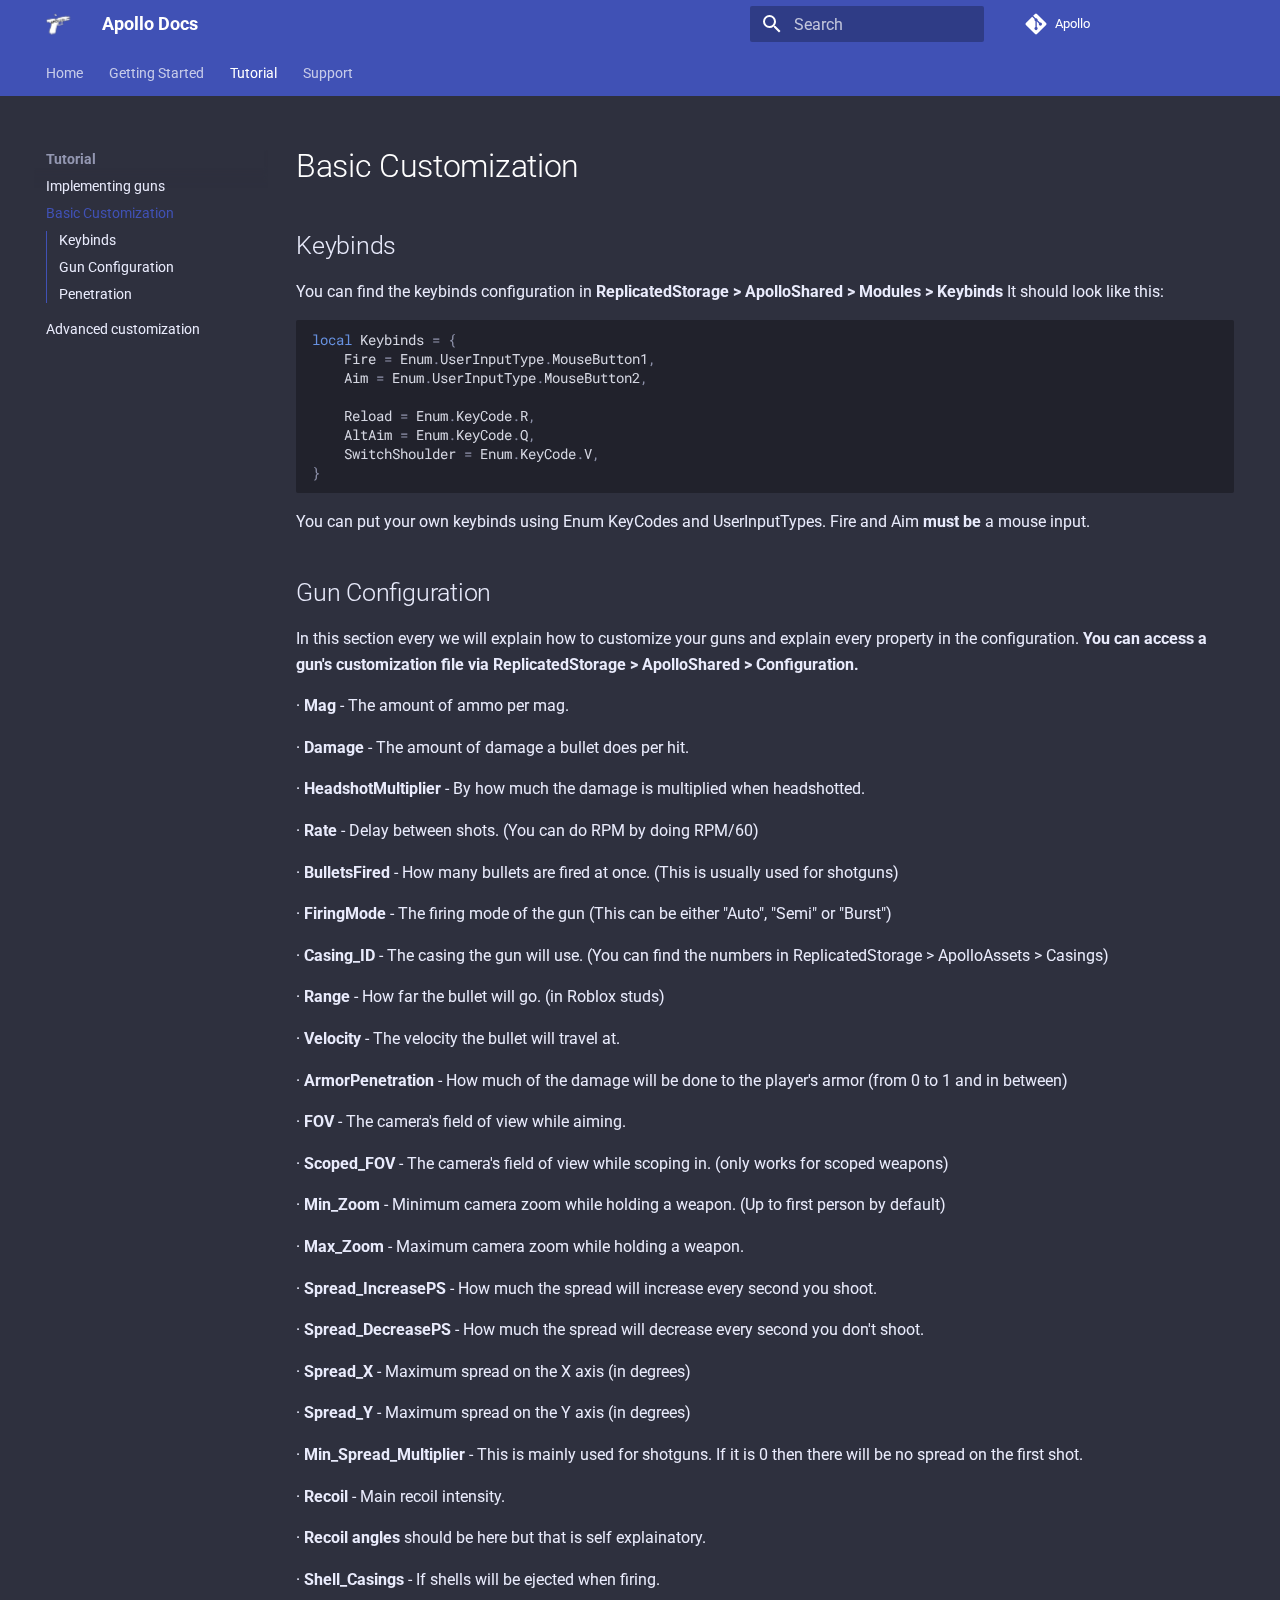
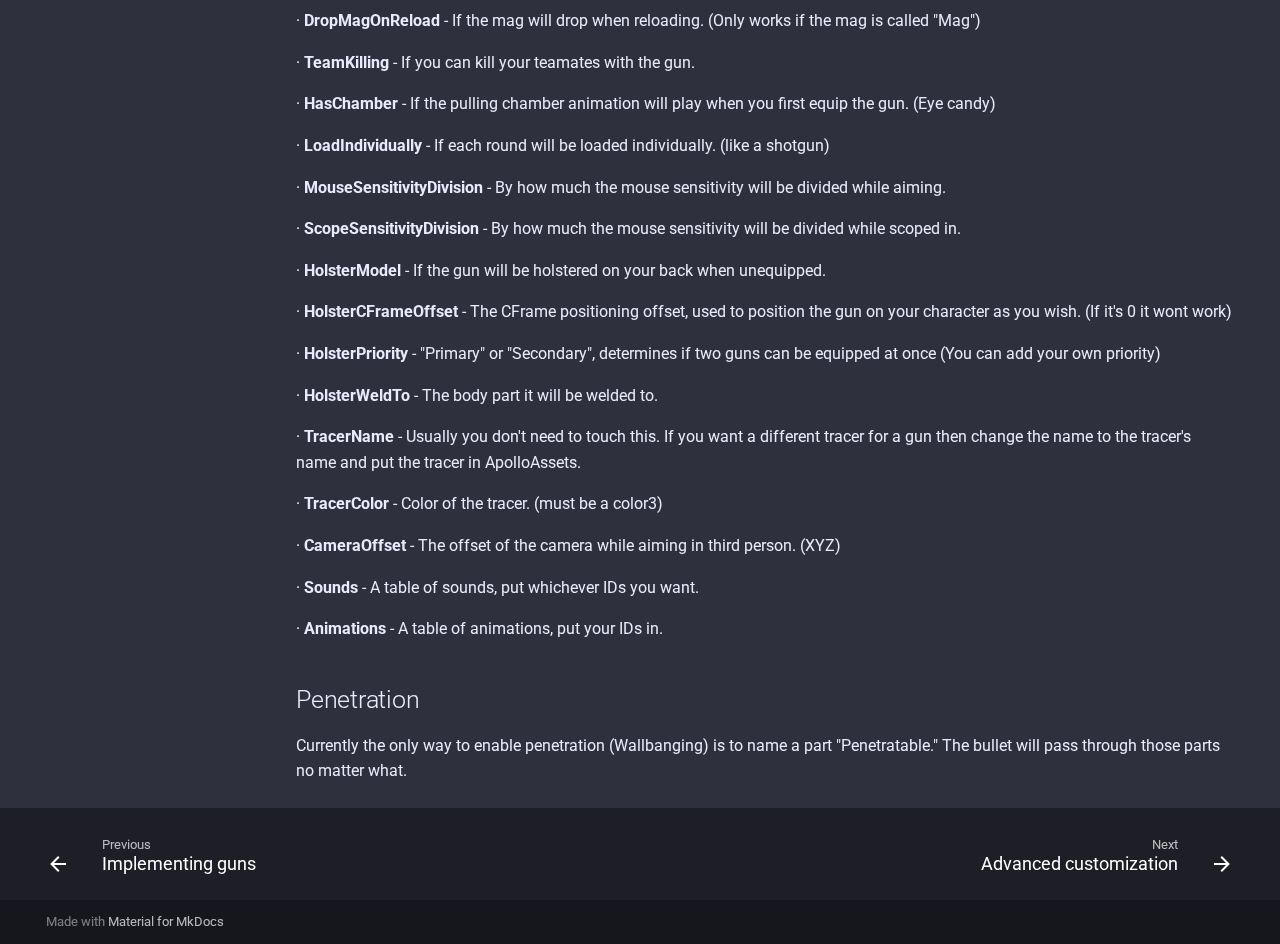
<file: tutorial/basic/index.html>
<!doctype html>
<html lang="en" class="no-js">
  <head>
    
      <meta charset="utf-8">
      <meta name="viewport" content="width=device-width,initial-scale=1">
      
      
      
      
        <link rel="prev" href="../guns/">
      
      
        <link rel="next" href="../advanced/">
      
      <link rel="icon" href="../../img/LogoText.png">
      <meta name="generator" content="mkdocs-1.4.2, mkdocs-material-9.1.8">
    
    
      
        <title>Basic Customization - Apollo Docs</title>
      
    
    
      <link rel="stylesheet" href="../../assets/stylesheets/main.ded33207.min.css">
      
        
        <link rel="stylesheet" href="../../assets/stylesheets/palette.a0c5b2b5.min.css">
      
      

    
    
    
      
        
        
        <link rel="preconnect" href="https://fonts.gstatic.com" crossorigin>
        <link rel="stylesheet" href="https://fonts.googleapis.com/css?family=Roboto:300,300i,400,400i,700,700i%7CRoboto+Mono:400,400i,700,700i&display=fallback">
        <style>:root{--md-text-font:"Roboto";--md-code-font:"Roboto Mono"}</style>
      
    
    
      <link rel="stylesheet" href="../../css/extra.css">
    
    <script>__md_scope=new URL("../..",location),__md_hash=e=>[...e].reduce((e,_)=>(e<<5)-e+_.charCodeAt(0),0),__md_get=(e,_=localStorage,t=__md_scope)=>JSON.parse(_.getItem(t.pathname+"."+e)),__md_set=(e,_,t=localStorage,a=__md_scope)=>{try{t.setItem(a.pathname+"."+e,JSON.stringify(_))}catch(e){}}</script>
    
      

    
    
    
  </head>
  
  
    
    
    
    
    
    <body dir="ltr" data-md-color-scheme="slate" data-md-color-primary="custom" data-md-color-accent="orange">
  
    
    
    <input class="md-toggle" data-md-toggle="drawer" type="checkbox" id="__drawer" autocomplete="off">
    <input class="md-toggle" data-md-toggle="search" type="checkbox" id="__search" autocomplete="off">
    <label class="md-overlay" for="__drawer"></label>
    <div data-md-component="skip">
      
        
        <a href="#basic-customization" class="md-skip">
          Skip to content
        </a>
      
    </div>
    <div data-md-component="announce">
      
    </div>
    
    
      

<header class="md-header" data-md-component="header">
  <nav class="md-header__inner md-grid" aria-label="Header">
    <a href="../.." title="Apollo Docs" class="md-header__button md-logo" aria-label="Apollo Docs" data-md-component="logo">
      
  <img src="../../img/LogoText.png" alt="logo">

    </a>
    <label class="md-header__button md-icon" for="__drawer">
      <svg xmlns="http://www.w3.org/2000/svg" viewBox="0 0 24 24"><path d="M3 6h18v2H3V6m0 5h18v2H3v-2m0 5h18v2H3v-2Z"/></svg>
    </label>
    <div class="md-header__title" data-md-component="header-title">
      <div class="md-header__ellipsis">
        <div class="md-header__topic">
          <span class="md-ellipsis">
            Apollo Docs
          </span>
        </div>
        <div class="md-header__topic" data-md-component="header-topic">
          <span class="md-ellipsis">
            
              Basic Customization
            
          </span>
        </div>
      </div>
    </div>
    
      
    
    
    
      <label class="md-header__button md-icon" for="__search">
        <svg xmlns="http://www.w3.org/2000/svg" viewBox="0 0 24 24"><path d="M9.5 3A6.5 6.5 0 0 1 16 9.5c0 1.61-.59 3.09-1.56 4.23l.27.27h.79l5 5-1.5 1.5-5-5v-.79l-.27-.27A6.516 6.516 0 0 1 9.5 16 6.5 6.5 0 0 1 3 9.5 6.5 6.5 0 0 1 9.5 3m0 2C7 5 5 7 5 9.5S7 14 9.5 14 14 12 14 9.5 12 5 9.5 5Z"/></svg>
      </label>
      <div class="md-search" data-md-component="search" role="dialog">
  <label class="md-search__overlay" for="__search"></label>
  <div class="md-search__inner" role="search">
    <form class="md-search__form" name="search">
      <input type="text" class="md-search__input" name="query" aria-label="Search" placeholder="Search" autocapitalize="off" autocorrect="off" autocomplete="off" spellcheck="false" data-md-component="search-query" required>
      <label class="md-search__icon md-icon" for="__search">
        <svg xmlns="http://www.w3.org/2000/svg" viewBox="0 0 24 24"><path d="M9.5 3A6.5 6.5 0 0 1 16 9.5c0 1.61-.59 3.09-1.56 4.23l.27.27h.79l5 5-1.5 1.5-5-5v-.79l-.27-.27A6.516 6.516 0 0 1 9.5 16 6.5 6.5 0 0 1 3 9.5 6.5 6.5 0 0 1 9.5 3m0 2C7 5 5 7 5 9.5S7 14 9.5 14 14 12 14 9.5 12 5 9.5 5Z"/></svg>
        <svg xmlns="http://www.w3.org/2000/svg" viewBox="0 0 24 24"><path d="M20 11v2H8l5.5 5.5-1.42 1.42L4.16 12l7.92-7.92L13.5 5.5 8 11h12Z"/></svg>
      </label>
      <nav class="md-search__options" aria-label="Search">
        
        <button type="reset" class="md-search__icon md-icon" title="Clear" aria-label="Clear" tabindex="-1">
          <svg xmlns="http://www.w3.org/2000/svg" viewBox="0 0 24 24"><path d="M19 6.41 17.59 5 12 10.59 6.41 5 5 6.41 10.59 12 5 17.59 6.41 19 12 13.41 17.59 19 19 17.59 13.41 12 19 6.41Z"/></svg>
        </button>
      </nav>
      
    </form>
    <div class="md-search__output">
      <div class="md-search__scrollwrap" data-md-scrollfix>
        <div class="md-search-result" data-md-component="search-result">
          <div class="md-search-result__meta">
            Initializing search
          </div>
          <ol class="md-search-result__list" role="presentation"></ol>
        </div>
      </div>
    </div>
  </div>
</div>
    
    
      <div class="md-header__source">
        <a href="https://github.com/Exotify/exocom.github.io" title="Go to repository" class="md-source" data-md-component="source">
  <div class="md-source__icon md-icon">
    
    <svg xmlns="http://www.w3.org/2000/svg" viewBox="0 0 448 512"><!--! Font Awesome Free 6.4.0 by @fontawesome - https://fontawesome.com License - https://fontawesome.com/license/free (Icons: CC BY 4.0, Fonts: SIL OFL 1.1, Code: MIT License) Copyright 2023 Fonticons, Inc.--><path d="M439.55 236.05 244 40.45a28.87 28.87 0 0 0-40.81 0l-40.66 40.63 51.52 51.52c27.06-9.14 52.68 16.77 43.39 43.68l49.66 49.66c34.23-11.8 61.18 31 35.47 56.69-26.49 26.49-70.21-2.87-56-37.34L240.22 199v121.85c25.3 12.54 22.26 41.85 9.08 55a34.34 34.34 0 0 1-48.55 0c-17.57-17.6-11.07-46.91 11.25-56v-123c-20.8-8.51-24.6-30.74-18.64-45L142.57 101 8.45 235.14a28.86 28.86 0 0 0 0 40.81l195.61 195.6a28.86 28.86 0 0 0 40.8 0l194.69-194.69a28.86 28.86 0 0 0 0-40.81z"/></svg>
  </div>
  <div class="md-source__repository">
    Apollo
  </div>
</a>
      </div>
    
  </nav>
  
</header>
    
    <div class="md-container" data-md-component="container">
      
      
        
          
            
<nav class="md-tabs" aria-label="Tabs" data-md-component="tabs">
  <div class="md-grid">
    <ul class="md-tabs__list">
      
        
  
  


  
  
  
    <li class="md-tabs__item">
      <a href="../.." class="md-tabs__link">
        Home
      </a>
    </li>
  

      
        
  
  


  
  
  
    <li class="md-tabs__item">
      <a href="../../started/" class="md-tabs__link">
        Getting Started
      </a>
    </li>
  

      
        
  
  
    
  


  
  
  
    <li class="md-tabs__item">
      <a href="../guns/" class="md-tabs__link md-tabs__link--active">
        Tutorial
      </a>
    </li>
  

      
        
  
  


  
  
  
    <li class="md-tabs__item">
      <a href="../../support/" class="md-tabs__link">
        Support
      </a>
    </li>
  

      
    </ul>
  </div>
</nav>
          
        
      
      <main class="md-main" data-md-component="main">
        <div class="md-main__inner md-grid">
          
            
              
              <div class="md-sidebar md-sidebar--primary" data-md-component="sidebar" data-md-type="navigation" >
                <div class="md-sidebar__scrollwrap">
                  <div class="md-sidebar__inner">
                    

  


  

<nav class="md-nav md-nav--primary md-nav--lifted md-nav--integrated" aria-label="Navigation" data-md-level="0">
  <label class="md-nav__title" for="__drawer">
    <a href="../.." title="Apollo Docs" class="md-nav__button md-logo" aria-label="Apollo Docs" data-md-component="logo">
      
  <img src="../../img/LogoText.png" alt="logo">

    </a>
    Apollo Docs
  </label>
  
    <div class="md-nav__source">
      <a href="https://github.com/Exotify/exocom.github.io" title="Go to repository" class="md-source" data-md-component="source">
  <div class="md-source__icon md-icon">
    
    <svg xmlns="http://www.w3.org/2000/svg" viewBox="0 0 448 512"><!--! Font Awesome Free 6.4.0 by @fontawesome - https://fontawesome.com License - https://fontawesome.com/license/free (Icons: CC BY 4.0, Fonts: SIL OFL 1.1, Code: MIT License) Copyright 2023 Fonticons, Inc.--><path d="M439.55 236.05 244 40.45a28.87 28.87 0 0 0-40.81 0l-40.66 40.63 51.52 51.52c27.06-9.14 52.68 16.77 43.39 43.68l49.66 49.66c34.23-11.8 61.18 31 35.47 56.69-26.49 26.49-70.21-2.87-56-37.34L240.22 199v121.85c25.3 12.54 22.26 41.85 9.08 55a34.34 34.34 0 0 1-48.55 0c-17.57-17.6-11.07-46.91 11.25-56v-123c-20.8-8.51-24.6-30.74-18.64-45L142.57 101 8.45 235.14a28.86 28.86 0 0 0 0 40.81l195.61 195.6a28.86 28.86 0 0 0 40.8 0l194.69-194.69a28.86 28.86 0 0 0 0-40.81z"/></svg>
  </div>
  <div class="md-source__repository">
    Apollo
  </div>
</a>
    </div>
  
  <ul class="md-nav__list" data-md-scrollfix>
    
      
      
      

  
  
  
    
    <li class="md-nav__item md-nav__item--nested">
      
      
      
      
      <input class="md-nav__toggle md-toggle " type="checkbox" id="__nav_1" >
      
      
        
          
            
          
        
      
      
        
        
        <div class="md-nav__link md-nav__link--index ">
          <a href="../..">Home</a>
          
        </div>
      
      <nav class="md-nav" data-md-level="1" aria-labelledby="__nav_1_label" aria-expanded="false">
        <label class="md-nav__title" for="__nav_1">
          <span class="md-nav__icon md-icon"></span>
          Home
        </label>
        <ul class="md-nav__list" data-md-scrollfix>
          
            
          
        </ul>
      </nav>
    </li>
  

    
      
      
      

  
  
  
    
    <li class="md-nav__item md-nav__item--nested">
      
      
      
      
      <input class="md-nav__toggle md-toggle " type="checkbox" id="__nav_2" >
      
      
        
          
        
      
      
        <label class="md-nav__link" for="__nav_2" id="__nav_2_label" tabindex="0">
          Getting Started
          <span class="md-nav__icon md-icon"></span>
        </label>
      
      <nav class="md-nav" data-md-level="1" aria-labelledby="__nav_2_label" aria-expanded="false">
        <label class="md-nav__title" for="__nav_2">
          <span class="md-nav__icon md-icon"></span>
          Getting Started
        </label>
        <ul class="md-nav__list" data-md-scrollfix>
          
            
              
  
  
  
    <li class="md-nav__item">
      <a href="../../started/" class="md-nav__link">
        Getting Started
      </a>
    </li>
  

            
          
        </ul>
      </nav>
    </li>
  

    
      
      
      

  
  
    
  
  
    
    <li class="md-nav__item md-nav__item--active md-nav__item--nested">
      
      
      
      
      <input class="md-nav__toggle md-toggle " type="checkbox" id="__nav_3" checked>
      
      
        
          
        
          
        
          
        
      
      
        <label class="md-nav__link" for="__nav_3" id="__nav_3_label" tabindex="0">
          Tutorial
          <span class="md-nav__icon md-icon"></span>
        </label>
      
      <nav class="md-nav" data-md-level="1" aria-labelledby="__nav_3_label" aria-expanded="true">
        <label class="md-nav__title" for="__nav_3">
          <span class="md-nav__icon md-icon"></span>
          Tutorial
        </label>
        <ul class="md-nav__list" data-md-scrollfix>
          
            
              
  
  
  
    <li class="md-nav__item">
      <a href="../guns/" class="md-nav__link">
        Implementing guns
      </a>
    </li>
  

            
          
            
              
  
  
    
  
  
    <li class="md-nav__item md-nav__item--active">
      
      <input class="md-nav__toggle md-toggle" type="checkbox" id="__toc">
      
      
        
      
      
        <label class="md-nav__link md-nav__link--active" for="__toc">
          Basic Customization
          <span class="md-nav__icon md-icon"></span>
        </label>
      
      <a href="./" class="md-nav__link md-nav__link--active">
        Basic Customization
      </a>
      
        

  

<nav class="md-nav md-nav--secondary" aria-label="On this page">
  
  
  
    
  
  
    <label class="md-nav__title" for="__toc">
      <span class="md-nav__icon md-icon"></span>
      On this page
    </label>
    <ul class="md-nav__list" data-md-component="toc" data-md-scrollfix>
      
        <li class="md-nav__item">
  <a href="#keybinds" class="md-nav__link">
    Keybinds
  </a>
  
</li>
      
        <li class="md-nav__item">
  <a href="#gun-configuration" class="md-nav__link">
    Gun Configuration
  </a>
  
</li>
      
        <li class="md-nav__item">
  <a href="#penetration" class="md-nav__link">
    Penetration
  </a>
  
</li>
      
    </ul>
  
</nav>
      
    </li>
  

            
          
            
              
  
  
  
    <li class="md-nav__item">
      <a href="../advanced/" class="md-nav__link">
        Advanced customization
      </a>
    </li>
  

            
          
        </ul>
      </nav>
    </li>
  

    
      
      
      

  
  
  
    
    <li class="md-nav__item md-nav__item--nested">
      
      
      
      
      <input class="md-nav__toggle md-toggle " type="checkbox" id="__nav_4" >
      
      
        
          
        
      
      
        <label class="md-nav__link" for="__nav_4" id="__nav_4_label" tabindex="0">
          Support
          <span class="md-nav__icon md-icon"></span>
        </label>
      
      <nav class="md-nav" data-md-level="1" aria-labelledby="__nav_4_label" aria-expanded="false">
        <label class="md-nav__title" for="__nav_4">
          <span class="md-nav__icon md-icon"></span>
          Support
        </label>
        <ul class="md-nav__list" data-md-scrollfix>
          
            
              
  
  
  
    <li class="md-nav__item">
      <a href="../../support/" class="md-nav__link">
        Support
      </a>
    </li>
  

            
          
        </ul>
      </nav>
    </li>
  

    
  </ul>
</nav>
                  </div>
                </div>
              </div>
            
            
          
          
            <div class="md-content" data-md-component="content">
              <article class="md-content__inner md-typeset">
                
                  

  
  


<h1 id="basic-customization">Basic Customization<a class="headerlink" href="#basic-customization" title="Permanent link">&para;</a></h1>
<h2 id="keybinds">Keybinds<a class="headerlink" href="#keybinds" title="Permanent link">&para;</a></h2>
<p>You can find the keybinds configuration in <strong>ReplicatedStorage &gt; ApolloShared &gt; Modules &gt; Keybinds</strong> It should look like this:</p>
<div class="language-lua highlight"><pre><span></span><code><span id="__span-0-1"><a id="__codelineno-0-1" name="__codelineno-0-1" href="#__codelineno-0-1"></a><span class="kd">local</span> <span class="n">Keybinds</span> <span class="o">=</span> <span class="p">{</span>
</span><span id="__span-0-2"><a id="__codelineno-0-2" name="__codelineno-0-2" href="#__codelineno-0-2"></a>    <span class="n">Fire</span> <span class="o">=</span> <span class="n">Enum</span><span class="p">.</span><span class="n">UserInputType</span><span class="p">.</span><span class="n">MouseButton1</span><span class="p">,</span>
</span><span id="__span-0-3"><a id="__codelineno-0-3" name="__codelineno-0-3" href="#__codelineno-0-3"></a>    <span class="n">Aim</span> <span class="o">=</span> <span class="n">Enum</span><span class="p">.</span><span class="n">UserInputType</span><span class="p">.</span><span class="n">MouseButton2</span><span class="p">,</span>
</span><span id="__span-0-4"><a id="__codelineno-0-4" name="__codelineno-0-4" href="#__codelineno-0-4"></a>
</span><span id="__span-0-5"><a id="__codelineno-0-5" name="__codelineno-0-5" href="#__codelineno-0-5"></a>    <span class="n">Reload</span> <span class="o">=</span> <span class="n">Enum</span><span class="p">.</span><span class="n">KeyCode</span><span class="p">.</span><span class="n">R</span><span class="p">,</span>
</span><span id="__span-0-6"><a id="__codelineno-0-6" name="__codelineno-0-6" href="#__codelineno-0-6"></a>    <span class="n">AltAim</span> <span class="o">=</span> <span class="n">Enum</span><span class="p">.</span><span class="n">KeyCode</span><span class="p">.</span><span class="n">Q</span><span class="p">,</span>
</span><span id="__span-0-7"><a id="__codelineno-0-7" name="__codelineno-0-7" href="#__codelineno-0-7"></a>    <span class="n">SwitchShoulder</span> <span class="o">=</span> <span class="n">Enum</span><span class="p">.</span><span class="n">KeyCode</span><span class="p">.</span><span class="n">V</span><span class="p">,</span>
</span><span id="__span-0-8"><a id="__codelineno-0-8" name="__codelineno-0-8" href="#__codelineno-0-8"></a><span class="p">}</span>
</span></code></pre></div>
<p>You can put your own keybinds using Enum KeyCodes and UserInputTypes. Fire and Aim <strong>must be</strong> a mouse input.</p>
<h2 id="gun-configuration">Gun Configuration<a class="headerlink" href="#gun-configuration" title="Permanent link">&para;</a></h2>
<p>In this section every we will explain how to customize your guns and explain every property in the configuration. <strong>You can access a gun's customization file via ReplicatedStorage &gt; ApolloShared &gt; Configuration.</strong></p>
<p>· <strong>Mag</strong> - The amount of ammo per mag.</p>
<p>· <strong>Damage</strong> - The amount of damage a bullet does per hit.</p>
<p>· <strong>HeadshotMultiplier</strong> - By how much the damage is multiplied when headshotted.</p>
<p>· <strong>Rate</strong> - Delay between shots. (You can do RPM by doing RPM/60)</p>
<p>· <strong>BulletsFired</strong> - How many bullets are fired at once. (This is usually used for shotguns)</p>
<p>· <strong>FiringMode</strong> - The firing mode of the gun (This can be either "Auto", "Semi" or "Burst")</p>
<p>· <strong>Casing_ID</strong> - The casing the gun will use. (You can find the numbers in ReplicatedStorage &gt; ApolloAssets &gt; Casings)</p>
<p>· <strong>Range</strong> - How far the bullet will go. (in Roblox studs)</p>
<p>· <strong>Velocity</strong> - The velocity the bullet will travel at.</p>
<p>· <strong>ArmorPenetration</strong> - How much of the damage will be done to the player's armor (from 0 to 1 and in between)</p>
<p>· <strong>FOV</strong> - The camera's field of view while aiming.</p>
<p>· <strong>Scoped_FOV</strong> - The camera's field of view while scoping in. (only works for scoped weapons)</p>
<p>· <strong>Min_Zoom</strong> - Minimum camera zoom while holding a weapon. (Up to first person by default)</p>
<p>· <strong>Max_Zoom</strong> - Maximum camera zoom while holding a weapon.</p>
<p>· <strong>Spread_IncreasePS</strong> - How much the spread will increase every second you shoot.</p>
<p>· <strong>Spread_DecreasePS</strong> - How much the spread will decrease every second you don't shoot.</p>
<p>· <strong>Spread_X</strong> - Maximum spread on the X axis (in degrees)</p>
<p>· <strong>Spread_Y</strong> - Maximum spread on the Y axis (in degrees)</p>
<p>· <strong>Min_Spread_Multiplier</strong> - This is mainly used for shotguns. If it is 0 then there will be no spread on the first shot.</p>
<p>· <strong>Recoil</strong> - Main recoil intensity.</p>
<p>· <strong>Recoil angles</strong> should be here but that is self explainatory.</p>
<p>· <strong>Shell_Casings</strong> - If shells will be ejected when firing.</p>
<p>· <strong>DropMagOnReload</strong> - If the mag will drop when reloading. (Only works if the mag is called "Mag")</p>
<p>· <strong>TeamKilling</strong> - If you can kill your teamates with the gun.</p>
<p>· <strong>HasChamber</strong> - If the pulling chamber animation will play when you first equip the gun. (Eye candy)</p>
<p>· <strong>LoadIndividually</strong> - If each round will be loaded individually. (like a shotgun)</p>
<p>· <strong>MouseSensitivityDivision</strong> - By how much the mouse sensitivity will be divided while aiming.</p>
<p>· <strong>ScopeSensitivityDivision</strong> - By how much the mouse sensitivity will be divided while scoped in.</p>
<p>· <strong>HolsterModel</strong> - If the gun will be holstered on your back when unequipped.</p>
<p>· <strong>HolsterCFrameOffset</strong> - The CFrame positioning offset, used to position the gun on your character as you wish. (If it's 0 it wont work)</p>
<p>· <strong>HolsterPriority</strong> - "Primary" or "Secondary", determines if two guns can be equipped at once (You can add your own priority)</p>
<p>· <strong>HolsterWeldTo</strong> - The body part it will be welded to.</p>
<p>· <strong>TracerName</strong> - Usually you don't need to touch this. If you want a different tracer for a gun then change the name to the tracer's name and put the tracer in ApolloAssets.</p>
<p>· <strong>TracerColor</strong> - Color of the tracer. (must be a color3)</p>
<p>· <strong>CameraOffset</strong> - The offset of the camera while aiming in third person. (XYZ)</p>
<p>· <strong>Sounds</strong> - A table of sounds, put whichever IDs you want.</p>
<p>· <strong>Animations</strong> - A table of animations, put your IDs in.</p>
<h2 id="penetration">Penetration<a class="headerlink" href="#penetration" title="Permanent link">&para;</a></h2>
<p>Currently the only way to enable penetration (Wallbanging) is to name a part "Penetratable." The bullet will pass through those parts no matter what.</p>





                
              </article>
            </div>
          
          
        </div>
        
          <button type="button" class="md-top md-icon" data-md-component="top" hidden>
            <svg xmlns="http://www.w3.org/2000/svg" viewBox="0 0 24 24"><path d="M13 20h-2V8l-5.5 5.5-1.42-1.42L12 4.16l7.92 7.92-1.42 1.42L13 8v12Z"/></svg>
            Back to top
          </button>
        
      </main>
      
        <footer class="md-footer">
  
    
      
      <nav class="md-footer__inner md-grid" aria-label="Footer" >
        
          
          <a href="../guns/" class="md-footer__link md-footer__link--prev" aria-label="Previous: Implementing guns" rel="prev">
            <div class="md-footer__button md-icon">
              <svg xmlns="http://www.w3.org/2000/svg" viewBox="0 0 24 24"><path d="M20 11v2H8l5.5 5.5-1.42 1.42L4.16 12l7.92-7.92L13.5 5.5 8 11h12Z"/></svg>
            </div>
            <div class="md-footer__title">
              <span class="md-footer__direction">
                Previous
              </span>
              <div class="md-ellipsis">
                Implementing guns
              </div>
            </div>
          </a>
        
        
          
          <a href="../advanced/" class="md-footer__link md-footer__link--next" aria-label="Next: Advanced customization" rel="next">
            <div class="md-footer__title">
              <span class="md-footer__direction">
                Next
              </span>
              <div class="md-ellipsis">
                Advanced customization
              </div>
            </div>
            <div class="md-footer__button md-icon">
              <svg xmlns="http://www.w3.org/2000/svg" viewBox="0 0 24 24"><path d="M4 11v2h12l-5.5 5.5 1.42 1.42L19.84 12l-7.92-7.92L10.5 5.5 16 11H4Z"/></svg>
            </div>
          </a>
        
      </nav>
    
  
  <div class="md-footer-meta md-typeset">
    <div class="md-footer-meta__inner md-grid">
      <div class="md-copyright">
  
  
    Made with
    <a href="https://squidfunk.github.io/mkdocs-material/" target="_blank" rel="noopener">
      Material for MkDocs
    </a>
  
</div>
      
    </div>
  </div>
</footer>
      
    </div>
    <div class="md-dialog" data-md-component="dialog">
      <div class="md-dialog__inner md-typeset"></div>
    </div>
    
    <script id="__config" type="application/json">{"base": "../..", "features": ["navigation.tabs", "navigation.footer", "navigation.indexes", "navigation.path", "toc.integrate", "navigation.top"], "search": "../../assets/javascripts/workers/search.208ed371.min.js", "translations": {"clipboard.copied": "Copied to clipboard", "clipboard.copy": "Copy to clipboard", "search.result.more.one": "1 more on this page", "search.result.more.other": "# more on this page", "search.result.none": "No matching documents", "search.result.one": "1 matching document", "search.result.other": "# matching documents", "search.result.placeholder": "Type to start searching", "search.result.term.missing": "Missing", "select.version": "Select version"}}</script>
    
    
      <script src="../../assets/javascripts/bundle.51198bba.min.js"></script>
      
    
  </body>
</html>
</file>
<file: css/extra.css>
.md-content {
   --md-typeset-a-color: #09bfdd;
 }

.md-typeset h1 {
   color:#FFFFFF
}

.container {
   margin: 0px auto;

   width:100%;
   height:auto;

   display:grid;
   grid-template-columns: 200px 200px;
   grid-column-gap: 20px; 
}

.md-button {
   display:flex;
   align-items:center;
   justify-content:center;
   width:200px;
}
</file>
<file: assets/stylesheets/main.ded33207.min.css>
@charset "UTF-8";html{-webkit-text-size-adjust:none;-moz-text-size-adjust:none;text-size-adjust:none;box-sizing:border-box}*,:after,:before{box-sizing:inherit}@media (prefers-reduced-motion){*,:after,:before{transition:none!important}}body{margin:0}a,button,input,label{-webkit-tap-highlight-color:transparent}a{color:inherit;text-decoration:none}hr{border:0;box-sizing:initial;display:block;height:.05rem;overflow:visible;padding:0}small{font-size:80%}sub,sup{line-height:1em}img{border-style:none}table{border-collapse:initial;border-spacing:0}td,th{font-weight:400;vertical-align:top}button{background:#0000;border:0;font-family:inherit;font-size:inherit;margin:0;padding:0}input{border:0;outline:none}:root{--md-primary-fg-color:#4051b5;--md-primary-fg-color--light:#5d6cc0;--md-primary-fg-color--dark:#303fa1;--md-primary-bg-color:#fff;--md-primary-bg-color--light:#ffffffb3;--md-accent-fg-color:#526cfe;--md-accent-fg-color--transparent:#526cfe1a;--md-accent-bg-color:#fff;--md-accent-bg-color--light:#ffffffb3}:root,[data-md-color-scheme=default]{--md-default-fg-color:#000000de;--md-default-fg-color--light:#0000008a;--md-default-fg-color--lighter:#00000052;--md-default-fg-color--lightest:#00000012;--md-default-bg-color:#fff;--md-default-bg-color--light:#ffffffb3;--md-default-bg-color--lighter:#ffffff4d;--md-default-bg-color--lightest:#ffffff1f;--md-code-fg-color:#36464e;--md-code-bg-color:#f5f5f5;--md-code-hl-color:#ffff0080;--md-code-hl-number-color:#d52a2a;--md-code-hl-special-color:#db1457;--md-code-hl-function-color:#a846b9;--md-code-hl-constant-color:#6e59d9;--md-code-hl-keyword-color:#3f6ec6;--md-code-hl-string-color:#1c7d4d;--md-code-hl-name-color:var(--md-code-fg-color);--md-code-hl-operator-color:var(--md-default-fg-color--light);--md-code-hl-punctuation-color:var(--md-default-fg-color--light);--md-code-hl-comment-color:var(--md-default-fg-color--light);--md-code-hl-generic-color:var(--md-default-fg-color--light);--md-code-hl-variable-color:var(--md-default-fg-color--light);--md-typeset-color:var(--md-default-fg-color);--md-typeset-a-color:var(--md-primary-fg-color);--md-typeset-mark-color:#ffff0080;--md-typeset-del-color:#f5503d26;--md-typeset-ins-color:#0bd57026;--md-typeset-kbd-color:#fafafa;--md-typeset-kbd-accent-color:#fff;--md-typeset-kbd-border-color:#b8b8b8;--md-typeset-table-color:#0000001f;--md-typeset-table-color--light:rgba(0,0,0,.035);--md-admonition-fg-color:var(--md-default-fg-color);--md-admonition-bg-color:var(--md-default-bg-color);--md-warning-fg-color:#000000de;--md-warning-bg-color:#ff9;--md-footer-fg-color:#fff;--md-footer-fg-color--light:#ffffffb3;--md-footer-fg-color--lighter:#ffffff73;--md-footer-bg-color:#000000de;--md-footer-bg-color--dark:#00000052;--md-shadow-z1:0 0.2rem 0.5rem #0000000d,0 0 0.05rem #0000001a;--md-shadow-z2:0 0.2rem 0.5rem #0000001a,0 0 0.05rem #00000040;--md-shadow-z3:0 0.2rem 0.5rem #0003,0 0 0.05rem #00000059}.md-icon svg{fill:currentcolor;display:block;height:1.2rem;width:1.2rem}body{-webkit-font-smoothing:antialiased;-moz-osx-font-smoothing:grayscale;--md-text-font-family:var(--md-text-font,_),-apple-system,BlinkMacSystemFont,Helvetica,Arial,sans-serif;--md-code-font-family:var(--md-code-font,_),SFMono-Regular,Consolas,Menlo,monospace}aside,body,input{font-feature-settings:"kern","liga";color:var(--md-typeset-color);font-family:var(--md-text-font-family)}code,kbd,pre{font-feature-settings:"kern";font-family:var(--md-code-font-family)}:root{--md-typeset-table-sort-icon:url('data:image/svg+xml;charset=utf-8,<svg xmlns="http://www.w3.org/2000/svg" viewBox="0 0 24 24"><path d="m18 21-4-4h3V7h-3l4-4 4 4h-3v10h3M2 19v-2h10v2M2 13v-2h7v2M2 7V5h4v2H2Z"/></svg>');--md-typeset-table-sort-icon--asc:url('data:image/svg+xml;charset=utf-8,<svg xmlns="http://www.w3.org/2000/svg" viewBox="0 0 24 24"><path d="M19 17h3l-4 4-4-4h3V3h2M2 17h10v2H2M6 5v2H2V5m0 6h7v2H2v-2Z"/></svg>');--md-typeset-table-sort-icon--desc:url('data:image/svg+xml;charset=utf-8,<svg xmlns="http://www.w3.org/2000/svg" viewBox="0 0 24 24"><path d="M19 7h3l-4-4-4 4h3v14h2M2 17h10v2H2M6 5v2H2V5m0 6h7v2H2v-2Z"/></svg>')}.md-typeset{-webkit-print-color-adjust:exact;color-adjust:exact;font-size:.8rem;line-height:1.6}@media print{.md-typeset{font-size:.68rem}}.md-typeset blockquote,.md-typeset dl,.md-typeset figure,.md-typeset ol,.md-typeset pre,.md-typeset ul{margin-bottom:1em;margin-top:1em}.md-typeset h1{color:var(--md-default-fg-color--light);font-size:2em;line-height:1.3;margin:0 0 1.25em}.md-typeset h1,.md-typeset h2{font-weight:300;letter-spacing:-.01em}.md-typeset h2{font-size:1.5625em;line-height:1.4;margin:1.6em 0 .64em}.md-typeset h3{font-size:1.25em;font-weight:400;letter-spacing:-.01em;line-height:1.5;margin:1.6em 0 .8em}.md-typeset h2+h3{margin-top:.8em}.md-typeset h4{font-weight:700;letter-spacing:-.01em;margin:1em 0}.md-typeset h5,.md-typeset h6{color:var(--md-default-fg-color--light);font-size:.8em;font-weight:700;letter-spacing:-.01em;margin:1.25em 0}.md-typeset h5{text-transform:uppercase}.md-typeset hr{border-bottom:.05rem solid var(--md-default-fg-color--lightest);display:flow-root;margin:1.5em 0}.md-typeset a{color:var(--md-typeset-a-color);word-break:break-word}.md-typeset a,.md-typeset a:before{transition:color 125ms}.md-typeset a:focus,.md-typeset a:hover{color:var(--md-accent-fg-color)}.md-typeset a:focus code,.md-typeset a:hover code{background-color:var(--md-accent-fg-color--transparent)}.md-typeset a code{color:currentcolor;transition:background-color 125ms}.md-typeset a.focus-visible{outline-color:var(--md-accent-fg-color);outline-offset:.2rem}.md-typeset code,.md-typeset kbd,.md-typeset pre{color:var(--md-code-fg-color);direction:ltr;font-variant-ligatures:none}@media print{.md-typeset code,.md-typeset kbd,.md-typeset pre{white-space:pre-wrap}}.md-typeset code{background-color:var(--md-code-bg-color);border-radius:.1rem;-webkit-box-decoration-break:clone;box-decoration-break:clone;font-size:.85em;padding:0 .2941176471em;word-break:break-word}.md-typeset code:not(.focus-visible){-webkit-tap-highlight-color:transparent;outline:none}.md-typeset pre{display:flow-root;line-height:1.4;position:relative}.md-typeset pre>code{-webkit-box-decoration-break:slice;box-decoration-break:slice;box-shadow:none;display:block;margin:0;outline-color:var(--md-accent-fg-color);overflow:auto;padding:.7720588235em 1.1764705882em;scrollbar-color:var(--md-default-fg-color--lighter) #0000;scrollbar-width:thin;touch-action:auto;word-break:normal}.md-typeset pre>code:hover{scrollbar-color:var(--md-accent-fg-color) #0000}.md-typeset pre>code::-webkit-scrollbar{height:.2rem;width:.2rem}.md-typeset pre>code::-webkit-scrollbar-thumb{background-color:var(--md-default-fg-color--lighter)}.md-typeset pre>code::-webkit-scrollbar-thumb:hover{background-color:var(--md-accent-fg-color)}.md-typeset kbd{background-color:var(--md-typeset-kbd-color);border-radius:.1rem;box-shadow:0 .1rem 0 .05rem var(--md-typeset-kbd-border-color),0 .1rem 0 var(--md-typeset-kbd-border-color),0 -.1rem .2rem var(--md-typeset-kbd-accent-color) inset;color:var(--md-default-fg-color);display:inline-block;font-size:.75em;padding:0 .6666666667em;vertical-align:text-top;word-break:break-word}.md-typeset mark{background-color:var(--md-typeset-mark-color);-webkit-box-decoration-break:clone;box-decoration-break:clone;color:inherit;word-break:break-word}.md-typeset abbr{border-bottom:.05rem dotted var(--md-default-fg-color--light);cursor:help;text-decoration:none}@media (hover:none){.md-typeset abbr[title]:focus:after,.md-typeset abbr[title]:hover:after{background-color:var(--md-default-fg-color);border-radius:.1rem;box-shadow:var(--md-shadow-z3);color:var(--md-default-bg-color);content:attr(title);font-size:.7rem;left:.8rem;margin-top:2em;padding:.2rem .3rem;position:absolute;right:.8rem}}.md-typeset small{opacity:.75}[dir=ltr] .md-typeset sub,[dir=ltr] .md-typeset sup{margin-left:.078125em}[dir=rtl] .md-typeset sub,[dir=rtl] .md-typeset sup{margin-right:.078125em}[dir=ltr] .md-typeset blockquote{padding-left:.6rem}[dir=rtl] .md-typeset blockquote{padding-right:.6rem}[dir=ltr] .md-typeset blockquote{border-left:.2rem solid var(--md-default-fg-color--lighter)}[dir=rtl] .md-typeset blockquote{border-right:.2rem solid var(--md-default-fg-color--lighter)}.md-typeset blockquote{color:var(--md-default-fg-color--light);margin-left:0;margin-right:0}.md-typeset ul{list-style-type:disc}[dir=ltr] .md-typeset ol,[dir=ltr] .md-typeset ul{margin-left:.625em}[dir=rtl] .md-typeset ol,[dir=rtl] .md-typeset ul{margin-right:.625em}.md-typeset ol,.md-typeset ul{padding:0}.md-typeset ol:not([hidden]),.md-typeset ul:not([hidden]){display:flow-root}.md-typeset ol ol,.md-typeset ul ol{list-style-type:lower-alpha}.md-typeset ol ol ol,.md-typeset ul ol ol{list-style-type:lower-roman}[dir=ltr] .md-typeset ol li,[dir=ltr] .md-typeset ul li{margin-left:1.25em}[dir=rtl] .md-typeset ol li,[dir=rtl] .md-typeset ul li{margin-right:1.25em}.md-typeset ol li,.md-typeset ul li{margin-bottom:.5em}.md-typeset ol li blockquote,.md-typeset ol li p,.md-typeset ul li blockquote,.md-typeset ul li p{margin:.5em 0}.md-typeset ol li:last-child,.md-typeset ul li:last-child{margin-bottom:0}[dir=ltr] .md-typeset ol li ol,[dir=ltr] .md-typeset ol li ul,[dir=ltr] .md-typeset ul li ol,[dir=ltr] .md-typeset ul li ul{margin-left:.625em}[dir=rtl] .md-typeset ol li ol,[dir=rtl] .md-typeset ol li ul,[dir=rtl] .md-typeset ul li ol,[dir=rtl] .md-typeset ul li ul{margin-right:.625em}.md-typeset ol li ol,.md-typeset ol li ul,.md-typeset ul li ol,.md-typeset ul li ul{margin-bottom:.5em;margin-top:.5em}[dir=ltr] .md-typeset dd{margin-left:1.875em}[dir=rtl] .md-typeset dd{margin-right:1.875em}.md-typeset dd{margin-bottom:1.5em;margin-top:1em}.md-typeset img,.md-typeset svg,.md-typeset video{height:auto;max-width:100%}.md-typeset img[align=left]{margin:1em 1em 1em 0}.md-typeset img[align=right]{margin:1em 0 1em 1em}.md-typeset img[align]:only-child{margin-top:0}.md-typeset img[src$="#gh-dark-mode-only"],.md-typeset img[src$="#only-dark"]{display:none}.md-typeset figure{display:flow-root;margin:1em auto;max-width:100%;text-align:center;width:-webkit-fit-content;width:-moz-fit-content;width:fit-content}.md-typeset figure img{display:block}.md-typeset figcaption{font-style:italic;margin:1em auto;max-width:24rem}.md-typeset iframe{max-width:100%}.md-typeset table:not([class]){background-color:var(--md-default-bg-color);border:.05rem solid var(--md-typeset-table-color);border-radius:.1rem;display:inline-block;font-size:.64rem;max-width:100%;overflow:auto;touch-action:auto}@media print{.md-typeset table:not([class]){display:table}}.md-typeset table:not([class])+*{margin-top:1.5em}.md-typeset table:not([class]) td>:first-child,.md-typeset table:not([class]) th>:first-child{margin-top:0}.md-typeset table:not([class]) td>:last-child,.md-typeset table:not([class]) th>:last-child{margin-bottom:0}.md-typeset table:not([class]) td:not([align]),.md-typeset table:not([class]) th:not([align]){text-align:left}[dir=rtl] .md-typeset table:not([class]) td:not([align]),[dir=rtl] .md-typeset table:not([class]) th:not([align]){text-align:right}.md-typeset table:not([class]) th{font-weight:700;min-width:5rem;padding:.9375em 1.25em;vertical-align:top}.md-typeset table:not([class]) td{border-top:.05rem solid var(--md-typeset-table-color);padding:.9375em 1.25em;vertical-align:top}.md-typeset table:not([class]) tbody tr{transition:background-color 125ms}.md-typeset table:not([class]) tbody tr:hover{background-color:var(--md-typeset-table-color--light);box-shadow:0 .05rem 0 var(--md-default-bg-color) inset}.md-typeset table:not([class]) a{word-break:normal}.md-typeset table th[role=columnheader]{cursor:pointer}[dir=ltr] .md-typeset table th[role=columnheader]:after{margin-left:.5em}[dir=rtl] .md-typeset table th[role=columnheader]:after{margin-right:.5em}.md-typeset table th[role=columnheader]:after{content:"";display:inline-block;height:1.2em;-webkit-mask-image:var(--md-typeset-table-sort-icon);mask-image:var(--md-typeset-table-sort-icon);-webkit-mask-repeat:no-repeat;mask-repeat:no-repeat;-webkit-mask-size:contain;mask-size:contain;transition:background-color 125ms;vertical-align:text-bottom;width:1.2em}.md-typeset table th[role=columnheader]:hover:after{background-color:var(--md-default-fg-color--lighter)}.md-typeset table th[role=columnheader][aria-sort=ascending]:after{background-color:var(--md-default-fg-color--light);-webkit-mask-image:var(--md-typeset-table-sort-icon--asc);mask-image:var(--md-typeset-table-sort-icon--asc)}.md-typeset table th[role=columnheader][aria-sort=descending]:after{background-color:var(--md-default-fg-color--light);-webkit-mask-image:var(--md-typeset-table-sort-icon--desc);mask-image:var(--md-typeset-table-sort-icon--desc)}.md-typeset__scrollwrap{margin:1em -.8rem;overflow-x:auto;touch-action:auto}.md-typeset__table{display:inline-block;margin-bottom:.5em;padding:0 .8rem}@media print{.md-typeset__table{display:block}}html .md-typeset__table table{display:table;margin:0;overflow:hidden;width:100%}@media screen and (max-width:44.9375em){.md-content__inner>pre{margin:1em -.8rem}.md-content__inner>pre code{border-radius:0}}.md-banner{background-color:var(--md-footer-bg-color);color:var(--md-footer-fg-color);overflow:auto}@media print{.md-banner{display:none}}.md-banner--warning{background-color:var(--md-warning-bg-color);color:var(--md-warning-fg-color)}.md-banner__inner{font-size:.7rem;margin:.6rem auto;padding:0 .8rem}[dir=ltr] .md-banner__button{float:right}[dir=rtl] .md-banner__button{float:left}.md-banner__button{color:inherit;cursor:pointer;transition:opacity .25s}.md-banner__button:hover{opacity:.7}html{font-size:125%;height:100%;overflow-x:hidden}@media screen and (min-width:100em){html{font-size:137.5%}}@media screen and (min-width:125em){html{font-size:150%}}body{background-color:var(--md-default-bg-color);display:flex;flex-direction:column;font-size:.5rem;min-height:100%;position:relative;width:100%}@media print{body{display:block}}@media screen and (max-width:59.9375em){body[data-md-scrolllock]{position:fixed}}.md-grid{margin-left:auto;margin-right:auto;max-width:61rem}.md-container{display:flex;flex-direction:column;flex-grow:1}@media print{.md-container{display:block}}.md-main{flex-grow:1}.md-main__inner{display:flex;height:100%;margin-top:1.5rem}.md-ellipsis{overflow:hidden;text-overflow:ellipsis}.md-toggle{display:none}.md-option{height:0;opacity:0;position:absolute;width:0}.md-option:checked+label:not([hidden]){display:block}.md-option.focus-visible+label{outline-color:var(--md-accent-fg-color);outline-style:auto}.md-skip{background-color:var(--md-default-fg-color);border-radius:.1rem;color:var(--md-default-bg-color);font-size:.64rem;margin:.5rem;opacity:0;outline-color:var(--md-accent-fg-color);padding:.3rem .5rem;position:fixed;transform:translateY(.4rem);z-index:-1}.md-skip:focus{opacity:1;transform:translateY(0);transition:transform .25s cubic-bezier(.4,0,.2,1),opacity 175ms 75ms;z-index:10}@page{margin:25mm}:root{--md-clipboard-icon:url('data:image/svg+xml;charset=utf-8,<svg xmlns="http://www.w3.org/2000/svg" viewBox="0 0 24 24"><path d="M19 21H8V7h11m0-2H8a2 2 0 0 0-2 2v14a2 2 0 0 0 2 2h11a2 2 0 0 0 2-2V7a2 2 0 0 0-2-2m-3-4H4a2 2 0 0 0-2 2v14h2V3h12V1Z"/></svg>')}.md-clipboard{border-radius:.1rem;color:var(--md-default-fg-color--lightest);cursor:pointer;height:1.5em;outline-color:var(--md-accent-fg-color);outline-offset:.1rem;position:absolute;right:.5em;top:.5em;transition:color .25s;width:1.5em;z-index:1}@media print{.md-clipboard{display:none}}.md-clipboard:not(.focus-visible){-webkit-tap-highlight-color:transparent;outline:none}:hover>.md-clipboard{color:var(--md-default-fg-color--light)}.md-clipboard:focus,.md-clipboard:hover{color:var(--md-accent-fg-color)}.md-clipboard:after{background-color:currentcolor;content:"";display:block;height:1.125em;margin:0 auto;-webkit-mask-image:var(--md-clipboard-icon);mask-image:var(--md-clipboard-icon);-webkit-mask-position:center;mask-position:center;-webkit-mask-repeat:no-repeat;mask-repeat:no-repeat;-webkit-mask-size:contain;mask-size:contain;width:1.125em}.md-clipboard--inline{cursor:pointer}.md-clipboard--inline code{transition:color .25s,background-color .25s}.md-clipboard--inline:focus code,.md-clipboard--inline:hover code{background-color:var(--md-accent-fg-color--transparent);color:var(--md-accent-fg-color)}@keyframes consent{0%{opacity:0;transform:translateY(100%)}to{opacity:1;transform:translateY(0)}}@keyframes overlay{0%{opacity:0}to{opacity:1}}.md-consent__overlay{animation:overlay .25s both;-webkit-backdrop-filter:blur(.1rem);backdrop-filter:blur(.1rem);background-color:#0000008a;height:100%;opacity:1;position:fixed;top:0;width:100%;z-index:5}.md-consent__inner{animation:consent .5s cubic-bezier(.1,.7,.1,1) both;background-color:var(--md-default-bg-color);border:0;border-radius:.1rem;bottom:0;box-shadow:0 0 .2rem #0000001a,0 .2rem .4rem #0003;max-height:100%;overflow:auto;padding:0;position:fixed;width:100%;z-index:5}.md-consent__form{padding:.8rem}.md-consent__settings{display:none;margin:1em 0}input:checked+.md-consent__settings{display:block}.md-consent__controls{margin-bottom:.8rem}.md-typeset .md-consent__controls .md-button{display:inline}@media screen and (max-width:44.9375em){.md-typeset .md-consent__controls .md-button{display:block;margin-top:.4rem;text-align:center;width:100%}}.md-consent label{cursor:pointer}.md-content{flex-grow:1;min-width:0}.md-content__inner{margin:0 .8rem 1.2rem;padding-top:.6rem}@media screen and (min-width:76.25em){[dir=ltr] .md-sidebar--primary:not([hidden])~.md-content>.md-content__inner{margin-left:1.2rem}[dir=ltr] .md-sidebar--secondary:not([hidden])~.md-content>.md-content__inner,[dir=rtl] .md-sidebar--primary:not([hidden])~.md-content>.md-content__inner{margin-right:1.2rem}[dir=rtl] .md-sidebar--secondary:not([hidden])~.md-content>.md-content__inner{margin-left:1.2rem}}.md-content__inner:before{content:"";display:block;height:.4rem}.md-content__inner>:last-child{margin-bottom:0}[dir=ltr] .md-content__button{float:right}[dir=rtl] .md-content__button{float:left}[dir=ltr] .md-content__button{margin-left:.4rem}[dir=rtl] .md-content__button{margin-right:.4rem}.md-content__button{margin:.4rem 0;padding:0}@media print{.md-content__button{display:none}}.md-typeset .md-content__button{color:var(--md-default-fg-color--lighter)}.md-content__button svg{display:inline;vertical-align:top}[dir=rtl] .md-content__button svg{transform:scaleX(-1)}[dir=ltr] .md-dialog{right:.8rem}[dir=rtl] .md-dialog{left:.8rem}.md-dialog{background-color:var(--md-default-fg-color);border-radius:.1rem;bottom:.8rem;box-shadow:var(--md-shadow-z3);min-width:11.1rem;opacity:0;padding:.4rem .6rem;pointer-events:none;position:fixed;transform:translateY(100%);transition:transform 0ms .4s,opacity .4s;z-index:4}@media print{.md-dialog{display:none}}.md-dialog--active{opacity:1;pointer-events:auto;transform:translateY(0);transition:transform .4s cubic-bezier(.075,.85,.175,1),opacity .4s}.md-dialog__inner{color:var(--md-default-bg-color);font-size:.7rem}.md-feedback{margin:2em 0 1em;text-align:center}.md-feedback fieldset{border:none;margin:0;padding:0}.md-feedback__title{font-weight:700;margin:1em auto}.md-feedback__inner{position:relative}.md-feedback__list{align-content:baseline;display:flex;flex-wrap:wrap;justify-content:center;position:relative}.md-feedback__list:hover .md-icon:not(:disabled){color:var(--md-default-fg-color--lighter)}:disabled .md-feedback__list{min-height:1.8rem}.md-feedback__icon{color:var(--md-default-fg-color--light);cursor:pointer;flex-shrink:0;margin:0 .1rem;transition:color 125ms}.md-feedback__icon:not(:disabled).md-icon:hover{color:var(--md-accent-fg-color)}.md-feedback__icon:disabled{color:var(--md-default-fg-color--lightest);pointer-events:none}.md-feedback__note{opacity:0;position:relative;transform:translateY(.4rem);transition:transform .4s cubic-bezier(.1,.7,.1,1),opacity .15s}.md-feedback__note>*{margin:0 auto;max-width:16rem}:disabled .md-feedback__note{opacity:1;transform:translateY(0)}.md-footer{background-color:var(--md-footer-bg-color);color:var(--md-footer-fg-color)}@media print{.md-footer{display:none}}.md-footer__inner{justify-content:space-between;overflow:auto;padding:.2rem}.md-footer__inner:not([hidden]){display:flex}.md-footer__link{align-items:end;display:flex;flex-grow:0.01;margin-bottom:.4rem;margin-top:1rem;max-width:100%;outline-color:var(--md-accent-fg-color);overflow:hidden;transition:opacity .25s}.md-footer__link:focus,.md-footer__link:hover{opacity:.7}[dir=rtl] .md-footer__link svg{transform:scaleX(-1)}@media screen and (max-width:44.9375em){.md-footer__link--prev{flex-shrink:0}.md-footer__link--prev .md-footer__title{display:none}}[dir=ltr] .md-footer__link--next{margin-left:auto}[dir=rtl] .md-footer__link--next{margin-right:auto}.md-footer__link--next{text-align:right}[dir=rtl] .md-footer__link--next{text-align:left}.md-footer__title{flex-grow:1;font-size:.9rem;margin-bottom:.7rem;max-width:calc(100% - 2.4rem);padding:0 1rem;white-space:nowrap}.md-footer__button{margin:.2rem;padding:.4rem}.md-footer__direction{font-size:.64rem;opacity:.7}.md-footer-meta{background-color:var(--md-footer-bg-color--dark)}.md-footer-meta__inner{display:flex;flex-wrap:wrap;justify-content:space-between;padding:.2rem}html .md-footer-meta.md-typeset a{color:var(--md-footer-fg-color--light)}html .md-footer-meta.md-typeset a:focus,html .md-footer-meta.md-typeset a:hover{color:var(--md-footer-fg-color)}.md-copyright{color:var(--md-footer-fg-color--lighter);font-size:.64rem;margin:auto .6rem;padding:.4rem 0;width:100%}@media screen and (min-width:45em){.md-copyright{width:auto}}.md-copyright__highlight{color:var(--md-footer-fg-color--light)}.md-social{margin:0 .4rem;padding:.2rem 0 .6rem}@media screen and (min-width:45em){.md-social{padding:.6rem 0}}.md-social__link{display:inline-block;height:1.6rem;text-align:center;width:1.6rem}.md-social__link:before{line-height:1.9}.md-social__link svg{fill:currentcolor;max-height:.8rem;vertical-align:-25%}.md-typeset .md-button{border:.1rem solid;border-radius:.1rem;color:var(--md-primary-fg-color);cursor:pointer;display:inline-block;font-weight:700;padding:.625em 2em;transition:color 125ms,background-color 125ms,border-color 125ms}.md-typeset .md-button--primary{background-color:var(--md-primary-fg-color);border-color:var(--md-primary-fg-color);color:var(--md-primary-bg-color)}.md-typeset .md-button:focus,.md-typeset .md-button:hover{background-color:var(--md-accent-fg-color);border-color:var(--md-accent-fg-color);color:var(--md-accent-bg-color)}[dir=ltr] .md-typeset .md-input{border-top-left-radius:.1rem}[dir=ltr] .md-typeset .md-input,[dir=rtl] .md-typeset .md-input{border-top-right-radius:.1rem}[dir=rtl] .md-typeset .md-input{border-top-left-radius:.1rem}.md-typeset .md-input{border-bottom:.1rem solid var(--md-default-fg-color--lighter);box-shadow:var(--md-shadow-z1);font-size:.8rem;height:1.8rem;padding:0 .6rem;transition:border .25s,box-shadow .25s}.md-typeset .md-input:focus,.md-typeset .md-input:hover{border-bottom-color:var(--md-accent-fg-color);box-shadow:var(--md-shadow-z2)}.md-typeset .md-input--stretch{width:100%}.md-header{background-color:var(--md-primary-fg-color);box-shadow:0 0 .2rem #0000,0 .2rem .4rem #0000;color:var(--md-primary-bg-color);display:block;left:0;position:sticky;right:0;top:0;z-index:4}@media print{.md-header{display:none}}.md-header[hidden]{transform:translateY(-100%);transition:transform .25s cubic-bezier(.8,0,.6,1),box-shadow .25s}.md-header--shadow{box-shadow:0 0 .2rem #0000001a,0 .2rem .4rem #0003;transition:transform .25s cubic-bezier(.1,.7,.1,1),box-shadow .25s}.md-header__inner{align-items:center;display:flex;padding:0 .2rem}.md-header__button{color:currentcolor;cursor:pointer;margin:.2rem;outline-color:var(--md-accent-fg-color);padding:.4rem;position:relative;transition:opacity .25s;vertical-align:middle;z-index:1}.md-header__button:hover{opacity:.7}.md-header__button:not([hidden]){display:inline-block}.md-header__button:not(.focus-visible){-webkit-tap-highlight-color:transparent;outline:none}.md-header__button.md-logo{margin:.2rem;padding:.4rem}@media screen and (max-width:76.1875em){.md-header__button.md-logo{display:none}}.md-header__button.md-logo img,.md-header__button.md-logo svg{fill:currentcolor;display:block;height:1.2rem;width:auto}@media screen and (min-width:60em){.md-header__button[for=__search]{display:none}}.no-js .md-header__button[for=__search]{display:none}[dir=rtl] .md-header__button[for=__search] svg{transform:scaleX(-1)}@media screen and (min-width:76.25em){.md-header__button[for=__drawer]{display:none}}.md-header__topic{display:flex;max-width:100%;position:absolute;transition:transform .4s cubic-bezier(.1,.7,.1,1),opacity .15s;white-space:nowrap}.md-header__topic+.md-header__topic{opacity:0;pointer-events:none;transform:translateX(1.25rem);transition:transform .4s cubic-bezier(1,.7,.1,.1),opacity .15s;z-index:-1}[dir=rtl] .md-header__topic+.md-header__topic{transform:translateX(-1.25rem)}.md-header__topic:first-child{font-weight:700}[dir=ltr] .md-header__title{margin-left:1rem}[dir=rtl] .md-header__title{margin-right:1rem}[dir=ltr] .md-header__title{margin-right:.4rem}[dir=rtl] .md-header__title{margin-left:.4rem}.md-header__title{flex-grow:1;font-size:.9rem;height:2.4rem;line-height:2.4rem}.md-header__title--active .md-header__topic{opacity:0;pointer-events:none;transform:translateX(-1.25rem);transition:transform .4s cubic-bezier(1,.7,.1,.1),opacity .15s;z-index:-1}[dir=rtl] .md-header__title--active .md-header__topic{transform:translateX(1.25rem)}.md-header__title--active .md-header__topic+.md-header__topic{opacity:1;pointer-events:auto;transform:translateX(0);transition:transform .4s cubic-bezier(.1,.7,.1,1),opacity .15s;z-index:0}.md-header__title>.md-header__ellipsis{height:100%;position:relative;width:100%}.md-header__option{display:flex;flex-shrink:0;max-width:100%;transition:max-width 0ms .25s,opacity .25s .25s;white-space:nowrap}[data-md-toggle=search]:checked~.md-header .md-header__option{max-width:0;opacity:0;transition:max-width 0ms,opacity 0ms}.md-header__source{display:none}@media screen and (min-width:60em){[dir=ltr] .md-header__source{margin-left:1rem}[dir=rtl] .md-header__source{margin-right:1rem}.md-header__source{display:block;max-width:11.7rem;width:11.7rem}}@media screen and (min-width:76.25em){[dir=ltr] .md-header__source{margin-left:1.4rem}[dir=rtl] .md-header__source{margin-right:1.4rem}}:root{--md-nav-icon--prev:url('data:image/svg+xml;charset=utf-8,<svg xmlns="http://www.w3.org/2000/svg" viewBox="0 0 24 24"><path d="M20 11v2H8l5.5 5.5-1.42 1.42L4.16 12l7.92-7.92L13.5 5.5 8 11h12Z"/></svg>');--md-nav-icon--next:url('data:image/svg+xml;charset=utf-8,<svg xmlns="http://www.w3.org/2000/svg" viewBox="0 0 24 24"><path d="M8.59 16.58 13.17 12 8.59 7.41 10 6l6 6-6 6-1.41-1.42Z"/></svg>');--md-toc-icon:url('data:image/svg+xml;charset=utf-8,<svg xmlns="http://www.w3.org/2000/svg" viewBox="0 0 24 24"><path d="M3 9h14V7H3v2m0 4h14v-2H3v2m0 4h14v-2H3v2m16 0h2v-2h-2v2m0-10v2h2V7h-2m0 6h2v-2h-2v2Z"/></svg>')}.md-nav{font-size:.7rem;line-height:1.3}.md-nav__title{color:var(--md-default-fg-color--light);display:block;font-weight:700;overflow:hidden;padding:0 .6rem;text-overflow:ellipsis}.md-nav__title .md-nav__button{display:none}.md-nav__title .md-nav__button img{height:100%;width:auto}.md-nav__title .md-nav__button.md-logo img,.md-nav__title .md-nav__button.md-logo svg{fill:currentcolor;display:block;height:2.4rem;max-width:100%;object-fit:contain;width:auto}.md-nav__list{list-style:none;margin:0;padding:0}.md-nav__item{padding:0 .6rem}[dir=ltr] .md-nav__item .md-nav__item{padding-right:0}[dir=rtl] .md-nav__item .md-nav__item{padding-left:0}.md-nav__link{align-items:center;cursor:pointer;display:flex;justify-content:space-between;margin-top:.625em;overflow:hidden;scroll-snap-align:start;text-overflow:ellipsis;transition:color 125ms}.md-nav__link--passed{color:var(--md-default-fg-color--light)}.md-nav__item .md-nav__link--active{color:var(--md-typeset-a-color)}.md-nav__item .md-nav__link--index [href]{width:100%}.md-nav__link:focus,.md-nav__link:hover{color:var(--md-accent-fg-color)}.md-nav__link.focus-visible{outline-color:var(--md-accent-fg-color);outline-offset:.2rem}.md-nav--primary .md-nav__link[for=__toc]{display:none}.md-nav--primary .md-nav__link[for=__toc] .md-icon:after{background-color:currentcolor;display:block;height:100%;-webkit-mask-image:var(--md-toc-icon);mask-image:var(--md-toc-icon);width:100%}.md-nav--primary .md-nav__link[for=__toc]~.md-nav{display:none}.md-nav__link>*{cursor:pointer;display:flex}.md-nav__icon{flex-shrink:0}.md-nav__source{display:none}@media screen and (max-width:76.1875em){.md-nav--primary,.md-nav--primary .md-nav{background-color:var(--md-default-bg-color);display:flex;flex-direction:column;height:100%;left:0;position:absolute;right:0;top:0;z-index:1}.md-nav--primary .md-nav__item,.md-nav--primary .md-nav__title{font-size:.8rem;line-height:1.5}.md-nav--primary .md-nav__title{background-color:var(--md-default-fg-color--lightest);color:var(--md-default-fg-color--light);cursor:pointer;height:5.6rem;line-height:2.4rem;padding:3rem .8rem .2rem;position:relative;white-space:nowrap}[dir=ltr] .md-nav--primary .md-nav__title .md-nav__icon{left:.4rem}[dir=rtl] .md-nav--primary .md-nav__title .md-nav__icon{right:.4rem}.md-nav--primary .md-nav__title .md-nav__icon{display:block;height:1.2rem;margin:.2rem;position:absolute;top:.4rem;width:1.2rem}.md-nav--primary .md-nav__title .md-nav__icon:after{background-color:currentcolor;content:"";display:block;height:100%;-webkit-mask-image:var(--md-nav-icon--prev);mask-image:var(--md-nav-icon--prev);-webkit-mask-position:center;mask-position:center;-webkit-mask-repeat:no-repeat;mask-repeat:no-repeat;-webkit-mask-size:contain;mask-size:contain;width:100%}.md-nav--primary .md-nav__title~.md-nav__list{background-color:var(--md-default-bg-color);box-shadow:0 .05rem 0 var(--md-default-fg-color--lightest) inset;overflow-y:auto;scroll-snap-type:y mandatory;touch-action:pan-y}.md-nav--primary .md-nav__title~.md-nav__list>:first-child{border-top:0}.md-nav--primary .md-nav__title[for=__drawer]{background-color:var(--md-primary-fg-color);color:var(--md-primary-bg-color);font-weight:700}.md-nav--primary .md-nav__title .md-logo{display:block;left:.2rem;margin:.2rem;padding:.4rem;position:absolute;right:.2rem;top:.2rem}.md-nav--primary .md-nav__list{flex:1}.md-nav--primary .md-nav__item{border-top:.05rem solid var(--md-default-fg-color--lightest);padding:0}.md-nav--primary .md-nav__item--active>.md-nav__link{color:var(--md-typeset-a-color)}.md-nav--primary .md-nav__item--active>.md-nav__link:focus,.md-nav--primary .md-nav__item--active>.md-nav__link:hover{color:var(--md-accent-fg-color)}.md-nav--primary .md-nav__link{margin-top:0;padding:.6rem .8rem}[dir=ltr] .md-nav--primary .md-nav__link .md-nav__icon{margin-right:-.2rem}[dir=rtl] .md-nav--primary .md-nav__link .md-nav__icon{margin-left:-.2rem}.md-nav--primary .md-nav__link .md-nav__icon{font-size:1.2rem;height:1.2rem;width:1.2rem}.md-nav--primary .md-nav__link .md-nav__icon:after{background-color:currentcolor;content:"";display:block;height:100%;-webkit-mask-image:var(--md-nav-icon--next);mask-image:var(--md-nav-icon--next);-webkit-mask-position:center;mask-position:center;-webkit-mask-repeat:no-repeat;mask-repeat:no-repeat;-webkit-mask-size:contain;mask-size:contain;width:100%}[dir=rtl] .md-nav--primary .md-nav__icon:after{transform:scale(-1)}.md-nav--primary .md-nav--secondary .md-nav{background-color:initial;position:static}[dir=ltr] .md-nav--primary .md-nav--secondary .md-nav .md-nav__link{padding-left:1.4rem}[dir=rtl] .md-nav--primary .md-nav--secondary .md-nav .md-nav__link{padding-right:1.4rem}[dir=ltr] .md-nav--primary .md-nav--secondary .md-nav .md-nav .md-nav__link{padding-left:2rem}[dir=rtl] .md-nav--primary .md-nav--secondary .md-nav .md-nav .md-nav__link{padding-right:2rem}[dir=ltr] .md-nav--primary .md-nav--secondary .md-nav .md-nav .md-nav .md-nav__link{padding-left:2.6rem}[dir=rtl] .md-nav--primary .md-nav--secondary .md-nav .md-nav .md-nav .md-nav__link{padding-right:2.6rem}[dir=ltr] .md-nav--primary .md-nav--secondary .md-nav .md-nav .md-nav .md-nav .md-nav__link{padding-left:3.2rem}[dir=rtl] .md-nav--primary .md-nav--secondary .md-nav .md-nav .md-nav .md-nav .md-nav__link{padding-right:3.2rem}.md-nav--secondary{background-color:initial}.md-nav__toggle~.md-nav{display:flex;opacity:0;transform:translateX(100%);transition:transform .25s cubic-bezier(.8,0,.6,1),opacity 125ms 50ms}[dir=rtl] .md-nav__toggle~.md-nav{transform:translateX(-100%)}.md-nav__toggle:checked~.md-nav{opacity:1;transform:translateX(0);transition:transform .25s cubic-bezier(.4,0,.2,1),opacity 125ms 125ms}.md-nav__toggle:checked~.md-nav>.md-nav__list{-webkit-backface-visibility:hidden;backface-visibility:hidden}}@media screen and (max-width:59.9375em){.md-nav--primary .md-nav__link[for=__toc]{display:flex}.md-nav--primary .md-nav__link[for=__toc] .md-icon:after{content:""}.md-nav--primary .md-nav__link[for=__toc]+.md-nav__link{display:none}.md-nav--primary .md-nav__link[for=__toc]~.md-nav{display:flex}.md-nav__source{background-color:var(--md-primary-fg-color--dark);color:var(--md-primary-bg-color);display:block;padding:0 .2rem}}@media screen and (min-width:60em) and (max-width:76.1875em){.md-nav--integrated .md-nav__link[for=__toc]{display:flex}.md-nav--integrated .md-nav__link[for=__toc] .md-icon:after{content:""}.md-nav--integrated .md-nav__link[for=__toc]+.md-nav__link{display:none}.md-nav--integrated .md-nav__link[for=__toc]~.md-nav{display:flex}}@media screen and (min-width:60em){.md-nav--secondary .md-nav__title{background:var(--md-default-bg-color);box-shadow:0 0 .4rem .4rem var(--md-default-bg-color);position:sticky;top:0;z-index:1}.md-nav--secondary .md-nav__title[for=__toc]{scroll-snap-align:start}.md-nav--secondary .md-nav__title .md-nav__icon{display:none}}@media screen and (min-width:76.25em){.md-nav{transition:max-height .25s cubic-bezier(.86,0,.07,1)}.md-nav--primary .md-nav__title{background:var(--md-default-bg-color);box-shadow:0 0 .4rem .4rem var(--md-default-bg-color);position:sticky;top:0;z-index:1}.md-nav--primary .md-nav__title[for=__drawer]{scroll-snap-align:start}.md-nav--primary .md-nav__title .md-nav__icon,.md-nav__toggle~.md-nav{display:none}.md-nav__toggle:checked~.md-nav,.md-nav__toggle:indeterminate~.md-nav{display:block}.md-nav__item--nested>.md-nav>.md-nav__title{display:none}.md-nav__item--section{display:block;margin:1.25em 0}.md-nav__item--section:last-child{margin-bottom:0}.md-nav__item--section>.md-nav__link{font-weight:700;pointer-events:none}.md-nav__item--section>.md-nav__link[for]{color:var(--md-default-fg-color--light)}.md-nav__item--section>.md-nav__link--index [href]{pointer-events:auto}.md-nav__item--section>.md-nav__link .md-nav__icon{display:none}.md-nav__item--section>.md-nav{display:block}.md-nav__item--section>.md-nav>.md-nav__list>.md-nav__item{padding:0}.md-nav__icon{border-radius:100%;height:.9rem;transition:background-color .25s;width:.9rem}.md-nav__icon:hover{background-color:var(--md-accent-fg-color--transparent)}.md-nav__icon:after{background-color:currentcolor;border-radius:100%;content:"";display:inline-block;height:100%;-webkit-mask-image:var(--md-nav-icon--next);mask-image:var(--md-nav-icon--next);-webkit-mask-position:center;mask-position:center;-webkit-mask-repeat:no-repeat;mask-repeat:no-repeat;-webkit-mask-size:contain;mask-size:contain;transition:transform .25s;vertical-align:-.1rem;width:100%}[dir=rtl] .md-nav__icon:after{transform:rotate(180deg)}.md-nav__item--nested .md-nav__toggle:checked~.md-nav__link .md-nav__icon:after,.md-nav__item--nested .md-nav__toggle:indeterminate~.md-nav__link .md-nav__icon:after{transform:rotate(90deg)}.md-nav--lifted>.md-nav__list>.md-nav__item,.md-nav--lifted>.md-nav__list>.md-nav__item--nested,.md-nav--lifted>.md-nav__title{display:none}.md-nav--lifted>.md-nav__list>.md-nav__item--active{display:block;padding:0}.md-nav--lifted>.md-nav__list>.md-nav__item--active>.md-nav__link{background:var(--md-default-bg-color);box-shadow:0 0 .4rem .4rem var(--md-default-bg-color);font-weight:700;margin-top:0;padding:0 .6rem;position:sticky;top:0;z-index:1}.md-nav--lifted>.md-nav__list>.md-nav__item--active>.md-nav__link:not(.md-nav__link--index){pointer-events:none}.md-nav--lifted>.md-nav__list>.md-nav__item--active>.md-nav__link .md-nav__icon{display:none}.md-nav--lifted>.md-nav__list>.md-nav__item>[for]{color:var(--md-default-fg-color--light)}.md-nav--lifted .md-nav[data-md-level="1"]{display:block}[dir=ltr] .md-nav--lifted .md-nav[data-md-level="1"]>.md-nav__list>.md-nav__item{padding-right:.6rem}[dir=rtl] .md-nav--lifted .md-nav[data-md-level="1"]>.md-nav__list>.md-nav__item{padding-left:.6rem}.md-nav--integrated>.md-nav__list>.md-nav__item--active:not(.md-nav__item--nested){padding:0 .6rem}.md-nav--integrated>.md-nav__list>.md-nav__item--active:not(.md-nav__item--nested)>.md-nav__link{padding:0}[dir=ltr] .md-nav--integrated>.md-nav__list>.md-nav__item--active .md-nav--secondary{border-left:.05rem solid var(--md-primary-fg-color)}[dir=rtl] .md-nav--integrated>.md-nav__list>.md-nav__item--active .md-nav--secondary{border-right:.05rem solid var(--md-primary-fg-color)}.md-nav--integrated>.md-nav__list>.md-nav__item--active .md-nav--secondary{display:block;margin-bottom:1.25em}.md-nav--integrated>.md-nav__list>.md-nav__item--active .md-nav--secondary>.md-nav__title{display:none}}:root{--md-search-result-icon:url('data:image/svg+xml;charset=utf-8,<svg xmlns="http://www.w3.org/2000/svg" viewBox="0 0 24 24"><path d="M14 2H6a2 2 0 0 0-2 2v16a2 2 0 0 0 2 2h7c-.41-.25-.8-.56-1.14-.9-.33-.33-.61-.7-.86-1.1H6V4h7v5h5v1.18c.71.16 1.39.43 2 .82V8l-6-6m6.31 16.9c1.33-2.11.69-4.9-1.4-6.22-2.11-1.33-4.91-.68-6.22 1.4-1.34 2.11-.69 4.89 1.4 6.22 1.46.93 3.32.93 4.79.02L22 23.39 23.39 22l-3.08-3.1m-3.81.1a2.5 2.5 0 0 1-2.5-2.5 2.5 2.5 0 0 1 2.5-2.5 2.5 2.5 0 0 1 2.5 2.5 2.5 2.5 0 0 1-2.5 2.5Z"/></svg>')}.md-search{position:relative}@media screen and (min-width:60em){.md-search{padding:.2rem 0}}.no-js .md-search{display:none}.md-search__overlay{opacity:0;z-index:1}@media screen and (max-width:59.9375em){[dir=ltr] .md-search__overlay{left:-2.2rem}[dir=rtl] .md-search__overlay{right:-2.2rem}.md-search__overlay{background-color:var(--md-default-bg-color);border-radius:1rem;height:2rem;overflow:hidden;pointer-events:none;position:absolute;top:-1rem;transform-origin:center;transition:transform .3s .1s,opacity .2s .2s;width:2rem}[data-md-toggle=search]:checked~.md-header .md-search__overlay{opacity:1;transition:transform .4s,opacity .1s}}@media screen and (min-width:60em){[dir=ltr] .md-search__overlay{left:0}[dir=rtl] .md-search__overlay{right:0}.md-search__overlay{background-color:#0000008a;cursor:pointer;height:0;position:fixed;top:0;transition:width 0ms .25s,height 0ms .25s,opacity .25s;width:0}[data-md-toggle=search]:checked~.md-header .md-search__overlay{height:200vh;opacity:1;transition:width 0ms,height 0ms,opacity .25s;width:100%}}@media screen and (max-width:29.9375em){[data-md-toggle=search]:checked~.md-header .md-search__overlay{transform:scale(45)}}@media screen and (min-width:30em) and (max-width:44.9375em){[data-md-toggle=search]:checked~.md-header .md-search__overlay{transform:scale(60)}}@media screen and (min-width:45em) and (max-width:59.9375em){[data-md-toggle=search]:checked~.md-header .md-search__overlay{transform:scale(75)}}.md-search__inner{-webkit-backface-visibility:hidden;backface-visibility:hidden}@media screen and (max-width:59.9375em){[dir=ltr] .md-search__inner{left:0}[dir=rtl] .md-search__inner{right:0}.md-search__inner{height:0;opacity:0;overflow:hidden;position:fixed;top:0;transform:translateX(5%);transition:width 0ms .3s,height 0ms .3s,transform .15s cubic-bezier(.4,0,.2,1) .15s,opacity .15s .15s;width:0;z-index:2}[dir=rtl] .md-search__inner{transform:translateX(-5%)}[data-md-toggle=search]:checked~.md-header .md-search__inner{height:100%;opacity:1;transform:translateX(0);transition:width 0ms 0ms,height 0ms 0ms,transform .15s cubic-bezier(.1,.7,.1,1) .15s,opacity .15s .15s;width:100%}}@media screen and (min-width:60em){[dir=ltr] .md-search__inner{float:right}[dir=rtl] .md-search__inner{float:left}.md-search__inner{padding:.1rem 0;position:relative;transition:width .25s cubic-bezier(.1,.7,.1,1);width:11.7rem}}@media screen and (min-width:60em) and (max-width:76.1875em){[data-md-toggle=search]:checked~.md-header .md-search__inner{width:23.4rem}}@media screen and (min-width:76.25em){[data-md-toggle=search]:checked~.md-header .md-search__inner{width:34.4rem}}.md-search__form{background-color:var(--md-default-bg-color);box-shadow:0 0 .6rem #0000;height:2.4rem;position:relative;transition:color .25s,background-color .25s;z-index:2}@media screen and (min-width:60em){.md-search__form{background-color:#00000042;border-radius:.1rem;height:1.8rem}.md-search__form:hover{background-color:#ffffff1f}}[data-md-toggle=search]:checked~.md-header .md-search__form{background-color:var(--md-default-bg-color);border-radius:.1rem .1rem 0 0;box-shadow:0 0 .6rem #00000012;color:var(--md-default-fg-color)}[dir=ltr] .md-search__input{padding-left:3.6rem;padding-right:2.2rem}[dir=rtl] .md-search__input{padding-left:2.2rem;padding-right:3.6rem}.md-search__input{background:#0000;font-size:.9rem;height:100%;position:relative;text-overflow:ellipsis;width:100%;z-index:2}.md-search__input::placeholder{transition:color .25s}.md-search__input::placeholder,.md-search__input~.md-search__icon{color:var(--md-default-fg-color--light)}.md-search__input::-ms-clear{display:none}@media screen and (max-width:59.9375em){.md-search__input{font-size:.9rem;height:2.4rem;width:100%}}@media screen and (min-width:60em){[dir=ltr] .md-search__input{padding-left:2.2rem}[dir=rtl] .md-search__input{padding-right:2.2rem}.md-search__input{color:inherit;font-size:.8rem}.md-search__input::placeholder{color:var(--md-primary-bg-color--light)}.md-search__input+.md-search__icon{color:var(--md-primary-bg-color)}[data-md-toggle=search]:checked~.md-header .md-search__input{text-overflow:clip}[data-md-toggle=search]:checked~.md-header .md-search__input+.md-search__icon{color:var(--md-default-fg-color--light)}[data-md-toggle=search]:checked~.md-header .md-search__input::placeholder{color:#0000}}.md-search__icon{cursor:pointer;display:inline-block;height:1.2rem;transition:color .25s,opacity .25s;width:1.2rem}.md-search__icon:hover{opacity:.7}[dir=ltr] .md-search__icon[for=__search]{left:.5rem}[dir=rtl] .md-search__icon[for=__search]{right:.5rem}.md-search__icon[for=__search]{position:absolute;top:.3rem;z-index:2}[dir=rtl] .md-search__icon[for=__search] svg{transform:scaleX(-1)}@media screen and (max-width:59.9375em){[dir=ltr] .md-search__icon[for=__search]{left:.8rem}[dir=rtl] .md-search__icon[for=__search]{right:.8rem}.md-search__icon[for=__search]{top:.6rem}.md-search__icon[for=__search] svg:first-child{display:none}}@media screen and (min-width:60em){.md-search__icon[for=__search]{pointer-events:none}.md-search__icon[for=__search] svg:last-child{display:none}}[dir=ltr] .md-search__options{right:.5rem}[dir=rtl] .md-search__options{left:.5rem}.md-search__options{pointer-events:none;position:absolute;top:.3rem;z-index:2}@media screen and (max-width:59.9375em){[dir=ltr] .md-search__options{right:.8rem}[dir=rtl] .md-search__options{left:.8rem}.md-search__options{top:.6rem}}[dir=ltr] .md-search__options>.md-icon{margin-left:.2rem}[dir=rtl] .md-search__options>.md-icon{margin-right:.2rem}.md-search__options>.md-icon{color:var(--md-default-fg-color--light);opacity:0;transform:scale(.75);transition:transform .15s cubic-bezier(.1,.7,.1,1),opacity .15s}.md-search__options>.md-icon:not(.focus-visible){-webkit-tap-highlight-color:transparent;outline:none}[data-md-toggle=search]:checked~.md-header .md-search__input:valid~.md-search__options>.md-icon{opacity:1;pointer-events:auto;transform:scale(1)}[data-md-toggle=search]:checked~.md-header .md-search__input:valid~.md-search__options>.md-icon:hover{opacity:.7}[dir=ltr] .md-search__suggest{padding-left:3.6rem;padding-right:2.2rem}[dir=rtl] .md-search__suggest{padding-left:2.2rem;padding-right:3.6rem}.md-search__suggest{align-items:center;color:var(--md-default-fg-color--lighter);display:flex;font-size:.9rem;height:100%;opacity:0;position:absolute;top:0;transition:opacity 50ms;white-space:nowrap;width:100%}@media screen and (min-width:60em){[dir=ltr] .md-search__suggest{padding-left:2.2rem}[dir=rtl] .md-search__suggest{padding-right:2.2rem}.md-search__suggest{font-size:.8rem}}[data-md-toggle=search]:checked~.md-header .md-search__suggest{opacity:1;transition:opacity .3s .1s}[dir=ltr] .md-search__output{border-bottom-left-radius:.1rem}[dir=ltr] .md-search__output,[dir=rtl] .md-search__output{border-bottom-right-radius:.1rem}[dir=rtl] .md-search__output{border-bottom-left-radius:.1rem}.md-search__output{overflow:hidden;position:absolute;width:100%;z-index:1}@media screen and (max-width:59.9375em){.md-search__output{bottom:0;top:2.4rem}}@media screen and (min-width:60em){.md-search__output{opacity:0;top:1.9rem;transition:opacity .4s}[data-md-toggle=search]:checked~.md-header .md-search__output{box-shadow:var(--md-shadow-z3);opacity:1}}.md-search__scrollwrap{-webkit-backface-visibility:hidden;backface-visibility:hidden;background-color:var(--md-default-bg-color);height:100%;overflow-y:auto;touch-action:pan-y}@media (-webkit-max-device-pixel-ratio:1),(max-resolution:1dppx){.md-search__scrollwrap{transform:translateZ(0)}}@media screen and (min-width:60em) and (max-width:76.1875em){.md-search__scrollwrap{width:23.4rem}}@media screen and (min-width:76.25em){.md-search__scrollwrap{width:34.4rem}}@media screen and (min-width:60em){.md-search__scrollwrap{max-height:0;scrollbar-color:var(--md-default-fg-color--lighter) #0000;scrollbar-width:thin}[data-md-toggle=search]:checked~.md-header .md-search__scrollwrap{max-height:75vh}.md-search__scrollwrap:hover{scrollbar-color:var(--md-accent-fg-color) #0000}.md-search__scrollwrap::-webkit-scrollbar{height:.2rem;width:.2rem}.md-search__scrollwrap::-webkit-scrollbar-thumb{background-color:var(--md-default-fg-color--lighter)}.md-search__scrollwrap::-webkit-scrollbar-thumb:hover{background-color:var(--md-accent-fg-color)}}.md-search-result{color:var(--md-default-fg-color);word-break:break-word}.md-search-result__meta{background-color:var(--md-default-fg-color--lightest);color:var(--md-default-fg-color--light);font-size:.64rem;line-height:1.8rem;padding:0 .8rem;scroll-snap-align:start}@media screen and (min-width:60em){[dir=ltr] .md-search-result__meta{padding-left:2.2rem}[dir=rtl] .md-search-result__meta{padding-right:2.2rem}}.md-search-result__list{list-style:none;margin:0;padding:0;-webkit-user-select:none;-moz-user-select:none;user-select:none}.md-search-result__item{box-shadow:0 -.05rem var(--md-default-fg-color--lightest)}.md-search-result__item:first-child{box-shadow:none}.md-search-result__link{display:block;outline:none;scroll-snap-align:start;transition:background-color .25s}.md-search-result__link:focus,.md-search-result__link:hover{background-color:var(--md-accent-fg-color--transparent)}.md-search-result__link:last-child p:last-child{margin-bottom:.6rem}.md-search-result__more>summary{cursor:pointer;display:block;outline:none;position:sticky;scroll-snap-align:start;top:0;z-index:1}.md-search-result__more>summary::marker{display:none}.md-search-result__more>summary::-webkit-details-marker{display:none}.md-search-result__more>summary>div{color:var(--md-typeset-a-color);font-size:.64rem;padding:.75em .8rem;transition:color .25s,background-color .25s}@media screen and (min-width:60em){[dir=ltr] .md-search-result__more>summary>div{padding-left:2.2rem}[dir=rtl] .md-search-result__more>summary>div{padding-right:2.2rem}}.md-search-result__more>summary:focus>div,.md-search-result__more>summary:hover>div{background-color:var(--md-accent-fg-color--transparent);color:var(--md-accent-fg-color)}.md-search-result__more[open]>summary{background-color:var(--md-default-bg-color)}.md-search-result__article{overflow:hidden;padding:0 .8rem;position:relative}@media screen and (min-width:60em){[dir=ltr] .md-search-result__article{padding-left:2.2rem}[dir=rtl] .md-search-result__article{padding-right:2.2rem}}[dir=ltr] .md-search-result__icon{left:0}[dir=rtl] .md-search-result__icon{right:0}.md-search-result__icon{color:var(--md-default-fg-color--light);height:1.2rem;margin:.5rem;position:absolute;width:1.2rem}@media screen and (max-width:59.9375em){.md-search-result__icon{display:none}}.md-search-result__icon:after{background-color:currentcolor;content:"";display:inline-block;height:100%;-webkit-mask-image:var(--md-search-result-icon);mask-image:var(--md-search-result-icon);-webkit-mask-position:center;mask-position:center;-webkit-mask-repeat:no-repeat;mask-repeat:no-repeat;-webkit-mask-size:contain;mask-size:contain;width:100%}[dir=rtl] .md-search-result__icon:after{transform:scaleX(-1)}.md-search-result .md-typeset{color:var(--md-default-fg-color--light);font-size:.64rem;line-height:1.6}.md-search-result .md-typeset h1{color:var(--md-default-fg-color);font-size:.8rem;font-weight:400;line-height:1.4;margin:.55rem 0}.md-search-result .md-typeset h1 mark{text-decoration:none}.md-search-result .md-typeset h2{color:var(--md-default-fg-color);font-size:.64rem;font-weight:700;line-height:1.6;margin:.5em 0}.md-search-result .md-typeset h2 mark{text-decoration:none}.md-search-result__terms{color:var(--md-default-fg-color);display:block;font-size:.64rem;font-style:italic;margin:.5em 0}.md-search-result mark{background-color:initial;color:var(--md-accent-fg-color);text-decoration:underline}.md-select{position:relative;z-index:1}.md-select__inner{background-color:var(--md-default-bg-color);border-radius:.1rem;box-shadow:var(--md-shadow-z2);color:var(--md-default-fg-color);left:50%;margin-top:.2rem;max-height:0;opacity:0;position:absolute;top:calc(100% - .2rem);transform:translate3d(-50%,.3rem,0);transition:transform .25s 375ms,opacity .25s .25s,max-height 0ms .5s}.md-select:focus-within .md-select__inner,.md-select:hover .md-select__inner{max-height:10rem;opacity:1;transform:translate3d(-50%,0,0);transition:transform .25s cubic-bezier(.1,.7,.1,1),opacity .25s,max-height 0ms}.md-select__inner:after{border-bottom:.2rem solid #0000;border-bottom-color:var(--md-default-bg-color);border-left:.2rem solid #0000;border-right:.2rem solid #0000;border-top:0;content:"";height:0;left:50%;margin-left:-.2rem;margin-top:-.2rem;position:absolute;top:0;width:0}.md-select__list{border-radius:.1rem;font-size:.8rem;list-style-type:none;margin:0;max-height:inherit;overflow:auto;padding:0}.md-select__item{line-height:1.8rem}[dir=ltr] .md-select__link{padding-left:.6rem;padding-right:1.2rem}[dir=rtl] .md-select__link{padding-left:1.2rem;padding-right:.6rem}.md-select__link{cursor:pointer;display:block;outline:none;scroll-snap-align:start;transition:background-color .25s,color .25s;width:100%}.md-select__link:focus,.md-select__link:hover{color:var(--md-accent-fg-color)}.md-select__link:focus{background-color:var(--md-default-fg-color--lightest)}.md-sidebar{align-self:flex-start;flex-shrink:0;padding:1.2rem 0;position:sticky;top:2.4rem;width:12.1rem}@media print{.md-sidebar{display:none}}@media screen and (max-width:76.1875em){[dir=ltr] .md-sidebar--primary{left:-12.1rem}[dir=rtl] .md-sidebar--primary{right:-12.1rem}.md-sidebar--primary{background-color:var(--md-default-bg-color);display:block;height:100%;position:fixed;top:0;transform:translateX(0);transition:transform .25s cubic-bezier(.4,0,.2,1),box-shadow .25s;width:12.1rem;z-index:5}[data-md-toggle=drawer]:checked~.md-container .md-sidebar--primary{box-shadow:var(--md-shadow-z3);transform:translateX(12.1rem)}[dir=rtl] [data-md-toggle=drawer]:checked~.md-container .md-sidebar--primary{transform:translateX(-12.1rem)}.md-sidebar--primary .md-sidebar__scrollwrap{bottom:0;left:0;margin:0;overflow:hidden;position:absolute;right:0;scroll-snap-type:none;top:0}}@media screen and (min-width:76.25em){.md-sidebar{height:0}.no-js .md-sidebar{height:auto}.md-header--lifted~.md-container .md-sidebar{top:4.8rem}}.md-sidebar--secondary{display:none;order:2}@media screen and (min-width:60em){.md-sidebar--secondary{height:0}.no-js .md-sidebar--secondary{height:auto}.md-sidebar--secondary:not([hidden]){display:block}.md-sidebar--secondary .md-sidebar__scrollwrap{touch-action:pan-y}}.md-sidebar__scrollwrap{scrollbar-gutter:stable;-webkit-backface-visibility:hidden;backface-visibility:hidden;margin:0 .2rem;overflow-y:auto;scrollbar-color:var(--md-default-fg-color--lighter) #0000;scrollbar-width:thin}.md-sidebar__scrollwrap::-webkit-scrollbar{height:.2rem;width:.2rem}.md-sidebar__scrollwrap:focus-within,.md-sidebar__scrollwrap:hover{scrollbar-color:var(--md-accent-fg-color) #0000}.md-sidebar__scrollwrap:focus-within::-webkit-scrollbar-thumb,.md-sidebar__scrollwrap:hover::-webkit-scrollbar-thumb{background-color:var(--md-default-fg-color--lighter)}.md-sidebar__scrollwrap:focus-within::-webkit-scrollbar-thumb:hover,.md-sidebar__scrollwrap:hover::-webkit-scrollbar-thumb:hover{background-color:var(--md-accent-fg-color)}@supports selector(::-webkit-scrollbar){.md-sidebar__scrollwrap{scrollbar-gutter:auto}[dir=ltr] .md-sidebar__inner{padding-right:calc(100% - 11.5rem)}[dir=rtl] .md-sidebar__inner{padding-left:calc(100% - 11.5rem)}}@media screen and (max-width:76.1875em){.md-overlay{background-color:#0000008a;height:0;opacity:0;position:fixed;top:0;transition:width 0ms .25s,height 0ms .25s,opacity .25s;width:0;z-index:5}[data-md-toggle=drawer]:checked~.md-overlay{height:100%;opacity:1;transition:width 0ms,height 0ms,opacity .25s;width:100%}}@keyframes facts{0%{height:0}to{height:.65rem}}@keyframes fact{0%{opacity:0;transform:translateY(100%)}50%{opacity:0}to{opacity:1;transform:translateY(0)}}:root{--md-source-forks-icon:url('data:image/svg+xml;charset=utf-8,<svg xmlns="http://www.w3.org/2000/svg" viewBox="0 0 16 16"><path d="M5 5.372v.878c0 .414.336.75.75.75h4.5a.75.75 0 0 0 .75-.75v-.878a2.25 2.25 0 1 1 1.5 0v.878a2.25 2.25 0 0 1-2.25 2.25h-1.5v2.128a2.251 2.251 0 1 1-1.5 0V8.5h-1.5A2.25 2.25 0 0 1 3.5 6.25v-.878a2.25 2.25 0 1 1 1.5 0ZM5 3.25a.75.75 0 1 0-1.5 0 .75.75 0 0 0 1.5 0Zm6.75.75a.75.75 0 1 0 0-1.5.75.75 0 0 0 0 1.5Zm-3 8.75a.75.75 0 1 0-1.5 0 .75.75 0 0 0 1.5 0Z"/></svg>');--md-source-repositories-icon:url('data:image/svg+xml;charset=utf-8,<svg xmlns="http://www.w3.org/2000/svg" viewBox="0 0 16 16"><path d="M2 2.5A2.5 2.5 0 0 1 4.5 0h8.75a.75.75 0 0 1 .75.75v12.5a.75.75 0 0 1-.75.75h-2.5a.75.75 0 0 1 0-1.5h1.75v-2h-8a1 1 0 0 0-.714 1.7.75.75 0 1 1-1.072 1.05A2.495 2.495 0 0 1 2 11.5Zm10.5-1h-8a1 1 0 0 0-1 1v6.708A2.486 2.486 0 0 1 4.5 9h8ZM5 12.25a.25.25 0 0 1 .25-.25h3.5a.25.25 0 0 1 .25.25v3.25a.25.25 0 0 1-.4.2l-1.45-1.087a.249.249 0 0 0-.3 0L5.4 15.7a.25.25 0 0 1-.4-.2Z"/></svg>');--md-source-stars-icon:url('data:image/svg+xml;charset=utf-8,<svg xmlns="http://www.w3.org/2000/svg" viewBox="0 0 16 16"><path d="M8 .25a.75.75 0 0 1 .673.418l1.882 3.815 4.21.612a.75.75 0 0 1 .416 1.279l-3.046 2.97.719 4.192a.751.751 0 0 1-1.088.791L8 12.347l-3.766 1.98a.75.75 0 0 1-1.088-.79l.72-4.194L.818 6.374a.75.75 0 0 1 .416-1.28l4.21-.611L7.327.668A.75.75 0 0 1 8 .25Zm0 2.445L6.615 5.5a.75.75 0 0 1-.564.41l-3.097.45 2.24 2.184a.75.75 0 0 1 .216.664l-.528 3.084 2.769-1.456a.75.75 0 0 1 .698 0l2.77 1.456-.53-3.084a.75.75 0 0 1 .216-.664l2.24-2.183-3.096-.45a.75.75 0 0 1-.564-.41L8 2.694Z"/></svg>');--md-source-version-icon:url('data:image/svg+xml;charset=utf-8,<svg xmlns="http://www.w3.org/2000/svg" viewBox="0 0 16 16"><path d="M1 7.775V2.75C1 1.784 1.784 1 2.75 1h5.025c.464 0 .91.184 1.238.513l6.25 6.25a1.75 1.75 0 0 1 0 2.474l-5.026 5.026a1.75 1.75 0 0 1-2.474 0l-6.25-6.25A1.752 1.752 0 0 1 1 7.775Zm1.5 0c0 .066.026.13.073.177l6.25 6.25a.25.25 0 0 0 .354 0l5.025-5.025a.25.25 0 0 0 0-.354l-6.25-6.25a.25.25 0 0 0-.177-.073H2.75a.25.25 0 0 0-.25.25ZM6 5a1 1 0 1 1 0 2 1 1 0 0 1 0-2Z"/></svg>')}.md-source{-webkit-backface-visibility:hidden;backface-visibility:hidden;display:block;font-size:.65rem;line-height:1.2;outline-color:var(--md-accent-fg-color);transition:opacity .25s;white-space:nowrap}.md-source:hover{opacity:.7}.md-source__icon{display:inline-block;height:2.4rem;vertical-align:middle;width:2rem}[dir=ltr] .md-source__icon svg{margin-left:.6rem}[dir=rtl] .md-source__icon svg{margin-right:.6rem}.md-source__icon svg{margin-top:.6rem}[dir=ltr] .md-source__icon+.md-source__repository{padding-left:2rem}[dir=rtl] .md-source__icon+.md-source__repository{padding-right:2rem}[dir=ltr] .md-source__icon+.md-source__repository{margin-left:-2rem}[dir=rtl] .md-source__icon+.md-source__repository{margin-right:-2rem}[dir=ltr] .md-source__repository{margin-left:.6rem}[dir=rtl] .md-source__repository{margin-right:.6rem}.md-source__repository{display:inline-block;max-width:calc(100% - 1.2rem);overflow:hidden;text-overflow:ellipsis;vertical-align:middle}.md-source__facts{display:flex;font-size:.55rem;gap:.4rem;list-style-type:none;margin:.1rem 0 0;opacity:.75;overflow:hidden;padding:0;width:100%}.md-source__repository--active .md-source__facts{animation:facts .25s ease-in}.md-source__fact{overflow:hidden;text-overflow:ellipsis}.md-source__repository--active .md-source__fact{animation:fact .4s ease-out}[dir=ltr] .md-source__fact:before{margin-right:.1rem}[dir=rtl] .md-source__fact:before{margin-left:.1rem}.md-source__fact:before{background-color:currentcolor;content:"";display:inline-block;height:.6rem;-webkit-mask-position:center;mask-position:center;-webkit-mask-repeat:no-repeat;mask-repeat:no-repeat;-webkit-mask-size:contain;mask-size:contain;vertical-align:text-top;width:.6rem}.md-source__fact:nth-child(1n+2){flex-shrink:0}.md-source__fact--version:before{-webkit-mask-image:var(--md-source-version-icon);mask-image:var(--md-source-version-icon)}.md-source__fact--stars:before{-webkit-mask-image:var(--md-source-stars-icon);mask-image:var(--md-source-stars-icon)}.md-source__fact--forks:before{-webkit-mask-image:var(--md-source-forks-icon);mask-image:var(--md-source-forks-icon)}.md-source__fact--repositories:before{-webkit-mask-image:var(--md-source-repositories-icon);mask-image:var(--md-source-repositories-icon)}.md-tabs{background-color:var(--md-primary-fg-color);color:var(--md-primary-bg-color);display:block;line-height:1.3;overflow:auto;width:100%;z-index:3}@media print{.md-tabs{display:none}}@media screen and (max-width:76.1875em){.md-tabs{display:none}}.md-tabs[hidden]{pointer-events:none}[dir=ltr] .md-tabs__list{margin-left:.2rem}[dir=rtl] .md-tabs__list{margin-right:.2rem}.md-tabs__list{contain:content;list-style:none;margin:0;overflow:auto;padding:0;scrollbar-width:none;white-space:nowrap}.md-tabs__list::-webkit-scrollbar{display:none}.md-tabs__item{display:inline-block;height:2.4rem;padding-left:.6rem;padding-right:.6rem}.md-tabs__link{-webkit-backface-visibility:hidden;backface-visibility:hidden;display:block;font-size:.7rem;margin-top:.8rem;opacity:.7;outline-color:var(--md-accent-fg-color);outline-offset:.2rem;transition:transform .4s cubic-bezier(.1,.7,.1,1),opacity .25s}.md-tabs__link--active,.md-tabs__link:focus,.md-tabs__link:hover{color:inherit;opacity:1}.md-tabs__item:nth-child(2) .md-tabs__link{transition-delay:20ms}.md-tabs__item:nth-child(3) .md-tabs__link{transition-delay:40ms}.md-tabs__item:nth-child(4) .md-tabs__link{transition-delay:60ms}.md-tabs__item:nth-child(5) .md-tabs__link{transition-delay:80ms}.md-tabs__item:nth-child(6) .md-tabs__link{transition-delay:.1s}.md-tabs__item:nth-child(7) .md-tabs__link{transition-delay:.12s}.md-tabs__item:nth-child(8) .md-tabs__link{transition-delay:.14s}.md-tabs__item:nth-child(9) .md-tabs__link{transition-delay:.16s}.md-tabs__item:nth-child(10) .md-tabs__link{transition-delay:.18s}.md-tabs__item:nth-child(11) .md-tabs__link{transition-delay:.2s}.md-tabs__item:nth-child(12) .md-tabs__link{transition-delay:.22s}.md-tabs__item:nth-child(13) .md-tabs__link{transition-delay:.24s}.md-tabs__item:nth-child(14) .md-tabs__link{transition-delay:.26s}.md-tabs__item:nth-child(15) .md-tabs__link{transition-delay:.28s}.md-tabs__item:nth-child(16) .md-tabs__link{transition-delay:.3s}.md-tabs[hidden] .md-tabs__link{opacity:0;transform:translateY(50%);transition:transform 0ms .1s,opacity .1s}:root{--md-tag-icon:url('data:image/svg+xml;charset=utf-8,<svg xmlns="http://www.w3.org/2000/svg" viewBox="0 0 24 24"><path d="m5.41 21 .71-4h-4l.35-2h4l1.06-6h-4l.35-2h4l.71-4h2l-.71 4h6l.71-4h2l-.71 4h4l-.35 2h-4l-1.06 6h4l-.35 2h-4l-.71 4h-2l.71-4h-6l-.71 4h-2M9.53 9l-1.06 6h6l1.06-6h-6Z"/></svg>')}.md-typeset .md-tags{margin-bottom:.75em;margin-top:-.125em}[dir=ltr] .md-typeset .md-tag{margin-right:.5em}[dir=rtl] .md-typeset .md-tag{margin-left:.5em}.md-typeset .md-tag{background:var(--md-default-fg-color--lightest);border-radius:2.4rem;display:inline-block;font-size:.64rem;font-weight:700;letter-spacing:normal;line-height:1.6;margin-bottom:.5em;padding:.3125em .9375em;vertical-align:middle}.md-typeset .md-tag[href]{-webkit-tap-highlight-color:transparent;color:inherit;outline:none;transition:color 125ms,background-color 125ms}.md-typeset .md-tag[href]:focus,.md-typeset .md-tag[href]:hover{background-color:var(--md-accent-fg-color);color:var(--md-accent-bg-color)}[id]>.md-typeset .md-tag{vertical-align:text-top}.md-typeset .md-tag-icon:before{background-color:var(--md-default-fg-color--lighter);content:"";display:inline-block;height:1.2em;margin-right:.4em;-webkit-mask-image:var(--md-tag-icon);mask-image:var(--md-tag-icon);-webkit-mask-position:center;mask-position:center;-webkit-mask-repeat:no-repeat;mask-repeat:no-repeat;-webkit-mask-size:contain;mask-size:contain;transition:background-color 125ms;vertical-align:text-bottom;width:1.2em}.md-typeset .md-tag-icon[href]:focus:before,.md-typeset .md-tag-icon[href]:hover:before{background-color:var(--md-accent-bg-color)}@keyframes pulse{0%{box-shadow:0 0 0 0 var(--md-default-fg-color--lightest);transform:scale(.95)}75%{box-shadow:0 0 0 .625em #0000;transform:scale(1)}to{box-shadow:0 0 0 0 #0000;transform:scale(.95)}}:root{--md-tooltip-width:20rem}.md-tooltip{-webkit-backface-visibility:hidden;backface-visibility:hidden;background-color:var(--md-default-bg-color);border-radius:.1rem;box-shadow:var(--md-shadow-z2);color:var(--md-default-fg-color);font-family:var(--md-text-font-family);left:clamp(var(--md-tooltip-0,0rem) + .8rem,var(--md-tooltip-x),100vw + var(--md-tooltip-0,0rem) + .8rem - var(--md-tooltip-width) - 2 * .8rem);max-width:calc(100vw - 1.6rem);opacity:0;position:absolute;top:var(--md-tooltip-y);transform:translateY(-.4rem);transition:transform 0ms .25s,opacity .25s,z-index .25s;width:var(--md-tooltip-width);z-index:0}.md-tooltip--active{opacity:1;transform:translateY(0);transition:transform .25s cubic-bezier(.1,.7,.1,1),opacity .25s,z-index 0ms;z-index:2}.focus-visible>.md-tooltip,.md-tooltip:target{outline:var(--md-accent-fg-color) auto}.md-tooltip__inner{font-size:.64rem;padding:.8rem}.md-tooltip__inner.md-typeset>:first-child{margin-top:0}.md-tooltip__inner.md-typeset>:last-child{margin-bottom:0}.md-annotation{font-weight:400;outline:none;white-space:normal}[dir=rtl] .md-annotation{direction:rtl}.md-annotation:not([hidden]){display:inline-block;line-height:1.325}.md-annotation__index{cursor:pointer;font-family:var(--md-code-font-family);font-size:.85em;margin:0 1ch;outline:none;position:relative;-webkit-user-select:none;-moz-user-select:none;user-select:none;z-index:0}.md-annotation .md-annotation__index{color:#fff;transition:z-index .25s}.md-annotation .md-annotation__index:focus,.md-annotation .md-annotation__index:hover{color:#fff}.md-annotation__index:after{background-color:var(--md-default-fg-color--lighter);border-radius:2ch;content:"";height:2.2ch;left:-.125em;margin:0 -.4ch;padding:0 .4ch;position:absolute;top:0;transition:color .25s,background-color .25s;width:calc(100% + 1.2ch);width:max(2.2ch,100% + 1.2ch);z-index:-1}@media not all and (prefers-reduced-motion){[data-md-visible]>.md-annotation__index:after{animation:pulse 2s infinite}}.md-tooltip--active+.md-annotation__index:after{animation:none;transition:color .25s,background-color .25s}code .md-annotation__index{font-family:var(--md-code-font-family);font-size:inherit}.md-tooltip--active+.md-annotation__index,:hover>.md-annotation__index{color:var(--md-accent-bg-color)}.md-tooltip--active+.md-annotation__index:after,:hover>.md-annotation__index:after{background-color:var(--md-accent-fg-color)}.md-tooltip--active+.md-annotation__index{animation:none;transition:none;z-index:2}.md-annotation__index [data-md-annotation-id]{display:inline-block;line-height:90%}.md-annotation__index [data-md-annotation-id]:before{content:attr(data-md-annotation-id);display:inline-block;padding-bottom:.1em;transform:scale(1.15);transition:transform .4s cubic-bezier(.1,.7,.1,1);vertical-align:.065em}@media not print{.md-annotation__index [data-md-annotation-id]:before{content:"+"}:focus-within>.md-annotation__index [data-md-annotation-id]:before{transform:scale(1.25) rotate(45deg)}}[dir=ltr] .md-top{margin-left:50%}[dir=rtl] .md-top{margin-right:50%}.md-top{background-color:var(--md-default-bg-color);border-radius:1.6rem;box-shadow:var(--md-shadow-z2);color:var(--md-default-fg-color--light);cursor:pointer;display:block;font-size:.7rem;outline:none;padding:.4rem .8rem;position:fixed;top:3.2rem;transform:translate(-50%);transition:color 125ms,background-color 125ms,transform 125ms cubic-bezier(.4,0,.2,1),opacity 125ms;z-index:2}@media print{.md-top{display:none}}[dir=rtl] .md-top{transform:translate(50%)}.md-top[hidden]{opacity:0;pointer-events:none;transform:translate(-50%,.2rem);transition-duration:0ms}[dir=rtl] .md-top[hidden]{transform:translate(50%,.2rem)}.md-top:focus,.md-top:hover{background-color:var(--md-accent-fg-color);color:var(--md-accent-bg-color)}.md-top svg{display:inline-block;vertical-align:-.5em}@keyframes hoverfix{0%{pointer-events:none}}:root{--md-version-icon:url('data:image/svg+xml;charset=utf-8,<svg xmlns="http://www.w3.org/2000/svg" viewBox="0 0 320 512"><!--! Font Awesome Free 6.4.0 by @fontawesome - https://fontawesome.com License - https://fontawesome.com/license/free (Icons: CC BY 4.0, Fonts: SIL OFL 1.1, Code: MIT License) Copyright 2023 Fonticons, Inc.--><path d="M137.4 374.6c12.5 12.5 32.8 12.5 45.3 0l128-128c9.2-9.2 11.9-22.9 6.9-34.9S301 191.9 288 191.9L32 192c-12.9 0-24.6 7.8-29.6 19.8s-2.2 25.7 6.9 34.9l128 128z"/></svg>')}.md-version{flex-shrink:0;font-size:.8rem;height:2.4rem}[dir=ltr] .md-version__current{margin-left:1.4rem;margin-right:.4rem}[dir=rtl] .md-version__current{margin-left:.4rem;margin-right:1.4rem}.md-version__current{color:inherit;cursor:pointer;outline:none;position:relative;top:.05rem}[dir=ltr] .md-version__current:after{margin-left:.4rem}[dir=rtl] .md-version__current:after{margin-right:.4rem}.md-version__current:after{background-color:currentcolor;content:"";display:inline-block;height:.6rem;-webkit-mask-image:var(--md-version-icon);mask-image:var(--md-version-icon);-webkit-mask-position:center;mask-position:center;-webkit-mask-repeat:no-repeat;mask-repeat:no-repeat;-webkit-mask-size:contain;mask-size:contain;width:.4rem}.md-version__list{background-color:var(--md-default-bg-color);border-radius:.1rem;box-shadow:var(--md-shadow-z2);color:var(--md-default-fg-color);list-style-type:none;margin:.2rem .8rem;max-height:0;opacity:0;overflow:auto;padding:0;position:absolute;scroll-snap-type:y mandatory;top:.15rem;transition:max-height 0ms .5s,opacity .25s .25s;z-index:3}.md-version:focus-within .md-version__list,.md-version:hover .md-version__list{max-height:10rem;opacity:1;transition:max-height 0ms,opacity .25s}@media (pointer:coarse){.md-version:hover .md-version__list{animation:hoverfix .25s forwards}.md-version:focus-within .md-version__list{animation:none}}.md-version__item{line-height:1.8rem}[dir=ltr] .md-version__link{padding-left:.6rem;padding-right:1.2rem}[dir=rtl] .md-version__link{padding-left:1.2rem;padding-right:.6rem}.md-version__link{cursor:pointer;display:block;outline:none;scroll-snap-align:start;transition:color .25s,background-color .25s;white-space:nowrap;width:100%}.md-version__link:focus,.md-version__link:hover{color:var(--md-accent-fg-color)}.md-version__link:focus{background-color:var(--md-default-fg-color--lightest)}:root{--md-admonition-icon--note:url('data:image/svg+xml;charset=utf-8,<svg xmlns="http://www.w3.org/2000/svg" viewBox="0 0 24 24"><path d="M12 2C6.47 2 2 6.47 2 12s4.47 10 10 10 10-4.47 10-10S17.53 2 12 2m3.1 5.07c.14 0 .28.05.4.16l1.27 1.27c.23.22.23.57 0 .78l-1 1-2.05-2.05 1-1c.1-.11.24-.16.38-.16m-1.97 1.74 2.06 2.06-6.06 6.06H7.07v-2.06l6.06-6.06Z"/></svg>');--md-admonition-icon--abstract:url('data:image/svg+xml;charset=utf-8,<svg xmlns="http://www.w3.org/2000/svg" viewBox="0 0 24 24"><path d="M17 9H7V7h10m0 6H7v-2h10m-3 6H7v-2h7M12 3a1 1 0 0 1 1 1 1 1 0 0 1-1 1 1 1 0 0 1-1-1 1 1 0 0 1 1-1m7 0h-4.18C14.4 1.84 13.3 1 12 1c-1.3 0-2.4.84-2.82 2H5a2 2 0 0 0-2 2v14a2 2 0 0 0 2 2h14a2 2 0 0 0 2-2V5a2 2 0 0 0-2-2Z"/></svg>');--md-admonition-icon--info:url('data:image/svg+xml;charset=utf-8,<svg xmlns="http://www.w3.org/2000/svg" viewBox="0 0 24 24"><path d="M13 9h-2V7h2m0 10h-2v-6h2m-1-9A10 10 0 0 0 2 12a10 10 0 0 0 10 10 10 10 0 0 0 10-10A10 10 0 0 0 12 2Z"/></svg>');--md-admonition-icon--tip:url('data:image/svg+xml;charset=utf-8,<svg xmlns="http://www.w3.org/2000/svg" viewBox="0 0 24 24"><path d="M17.66 11.2c-.23-.3-.51-.56-.77-.82-.67-.6-1.43-1.03-2.07-1.66C13.33 7.26 13 4.85 13.95 3c-.95.23-1.78.75-2.49 1.32-2.59 2.08-3.61 5.75-2.39 8.9.04.1.08.2.08.33 0 .22-.15.42-.35.5-.23.1-.47.04-.66-.12a.58.58 0 0 1-.14-.17c-1.13-1.43-1.31-3.48-.55-5.12C5.78 10 4.87 12.3 5 14.47c.06.5.12 1 .29 1.5.14.6.41 1.2.71 1.73 1.08 1.73 2.95 2.97 4.96 3.22 2.14.27 4.43-.12 6.07-1.6 1.83-1.66 2.47-4.32 1.53-6.6l-.13-.26c-.21-.46-.77-1.26-.77-1.26m-3.16 6.3c-.28.24-.74.5-1.1.6-1.12.4-2.24-.16-2.9-.82 1.19-.28 1.9-1.16 2.11-2.05.17-.8-.15-1.46-.28-2.23-.12-.74-.1-1.37.17-2.06.19.38.39.76.63 1.06.77 1 1.98 1.44 2.24 2.8.04.14.06.28.06.43.03.82-.33 1.72-.93 2.27Z"/></svg>');--md-admonition-icon--success:url('data:image/svg+xml;charset=utf-8,<svg xmlns="http://www.w3.org/2000/svg" viewBox="0 0 24 24"><path d="M21 7 9 19l-5.5-5.5 1.41-1.41L9 16.17 19.59 5.59 21 7Z"/></svg>');--md-admonition-icon--question:url('data:image/svg+xml;charset=utf-8,<svg xmlns="http://www.w3.org/2000/svg" viewBox="0 0 24 24"><path d="m15.07 11.25-.9.92C13.45 12.89 13 13.5 13 15h-2v-.5c0-1.11.45-2.11 1.17-2.83l1.24-1.26c.37-.36.59-.86.59-1.41a2 2 0 0 0-2-2 2 2 0 0 0-2 2H8a4 4 0 0 1 4-4 4 4 0 0 1 4 4 3.2 3.2 0 0 1-.93 2.25M13 19h-2v-2h2M12 2A10 10 0 0 0 2 12a10 10 0 0 0 10 10 10 10 0 0 0 10-10c0-5.53-4.5-10-10-10Z"/></svg>');--md-admonition-icon--warning:url('data:image/svg+xml;charset=utf-8,<svg xmlns="http://www.w3.org/2000/svg" viewBox="0 0 24 24"><path d="M13 14h-2V9h2m0 9h-2v-2h2M1 21h22L12 2 1 21Z"/></svg>');--md-admonition-icon--failure:url('data:image/svg+xml;charset=utf-8,<svg xmlns="http://www.w3.org/2000/svg" viewBox="0 0 24 24"><path d="M19 6.41 17.59 5 12 10.59 6.41 5 5 6.41 10.59 12 5 17.59 6.41 19 12 13.41 17.59 19 19 17.59 13.41 12 19 6.41Z"/></svg>');--md-admonition-icon--danger:url('data:image/svg+xml;charset=utf-8,<svg xmlns="http://www.w3.org/2000/svg" viewBox="0 0 24 24"><path d="m11.5 20 4.86-9.73H13V4l-5 9.73h3.5V20M12 2c2.75 0 5.1 1 7.05 2.95C21 6.9 22 9.25 22 12s-1 5.1-2.95 7.05C17.1 21 14.75 22 12 22s-5.1-1-7.05-2.95C3 17.1 2 14.75 2 12s1-5.1 2.95-7.05C6.9 3 9.25 2 12 2Z"/></svg>');--md-admonition-icon--bug:url('data:image/svg+xml;charset=utf-8,<svg xmlns="http://www.w3.org/2000/svg" viewBox="0 0 24 24"><path d="M11 13h2v1h-2v-1m10-8v6c0 5.5-3.8 10.7-9 12-5.2-1.3-9-6.5-9-12V5l9-4 9 4m-4 5h-2.2c-.2-.6-.6-1.1-1.1-1.5l1.2-1.2-.7-.7L12.8 8H12c-.2 0-.5 0-.7.1L9.9 6.6l-.8.8 1.2 1.2c-.5.3-.9.8-1.1 1.4H7v1h2v1H7v1h2v1H7v1h2.2c.4 1.2 1.5 2 2.8 2s2.4-.8 2.8-2H17v-1h-2v-1h2v-1h-2v-1h2v-1m-6 2h2v-1h-2v1Z"/></svg>');--md-admonition-icon--example:url('data:image/svg+xml;charset=utf-8,<svg xmlns="http://www.w3.org/2000/svg" viewBox="0 0 24 24"><path d="M7 2v2h1v14a4 4 0 0 0 4 4 4 4 0 0 0 4-4V4h1V2H7m4 14c-.6 0-1-.4-1-1s.4-1 1-1 1 .4 1 1-.4 1-1 1m2-4c-.6 0-1-.4-1-1s.4-1 1-1 1 .4 1 1-.4 1-1 1m1-5h-4V4h4v3Z"/></svg>');--md-admonition-icon--quote:url('data:image/svg+xml;charset=utf-8,<svg xmlns="http://www.w3.org/2000/svg" viewBox="0 0 24 24"><path d="M14 17h3l2-4V7h-6v6h3M6 17h3l2-4V7H5v6h3l-2 4Z"/></svg>')}.md-typeset .admonition,.md-typeset details{background-color:var(--md-admonition-bg-color);border:.05rem solid #448aff;border-radius:.2rem;box-shadow:var(--md-shadow-z1);color:var(--md-admonition-fg-color);display:flow-root;font-size:.64rem;margin:1.5625em 0;padding:0 .6rem;page-break-inside:avoid}@media print{.md-typeset .admonition,.md-typeset details{box-shadow:none}}.md-typeset .admonition>*,.md-typeset details>*{box-sizing:border-box}.md-typeset .admonition .admonition,.md-typeset .admonition details,.md-typeset details .admonition,.md-typeset details details{margin-bottom:1em;margin-top:1em}.md-typeset .admonition .md-typeset__scrollwrap,.md-typeset details .md-typeset__scrollwrap{margin:1em -.6rem}.md-typeset .admonition .md-typeset__table,.md-typeset details .md-typeset__table{padding:0 .6rem}.md-typeset .admonition>.tabbed-set:only-child,.md-typeset details>.tabbed-set:only-child{margin-top:0}html .md-typeset .admonition>:last-child,html .md-typeset details>:last-child{margin-bottom:.6rem}[dir=ltr] .md-typeset .admonition-title,[dir=ltr] .md-typeset summary{padding-left:2rem;padding-right:.6rem}[dir=rtl] .md-typeset .admonition-title,[dir=rtl] .md-typeset summary{padding-left:.6rem;padding-right:2rem}[dir=ltr] .md-typeset .admonition-title,[dir=ltr] .md-typeset summary{border-left-width:.2rem}[dir=rtl] .md-typeset .admonition-title,[dir=rtl] .md-typeset summary{border-right-width:.2rem}[dir=ltr] .md-typeset .admonition-title,[dir=ltr] .md-typeset summary{border-top-left-radius:.1rem}[dir=ltr] .md-typeset .admonition-title,[dir=ltr] .md-typeset summary,[dir=rtl] .md-typeset .admonition-title,[dir=rtl] .md-typeset summary{border-top-right-radius:.1rem}[dir=rtl] .md-typeset .admonition-title,[dir=rtl] .md-typeset summary{border-top-left-radius:.1rem}.md-typeset .admonition-title,.md-typeset summary{background-color:#448aff1a;border:none;font-weight:700;margin:0 -.6rem;padding-bottom:.4rem;padding-top:.4rem;position:relative}html .md-typeset .admonition-title:last-child,html .md-typeset summary:last-child{margin-bottom:0}[dir=ltr] .md-typeset .admonition-title:before,[dir=ltr] .md-typeset summary:before{left:.6rem}[dir=rtl] .md-typeset .admonition-title:before,[dir=rtl] .md-typeset summary:before{right:.6rem}.md-typeset .admonition-title:before,.md-typeset summary:before{background-color:#448aff;content:"";height:1rem;-webkit-mask-image:var(--md-admonition-icon--note);mask-image:var(--md-admonition-icon--note);-webkit-mask-position:center;mask-position:center;-webkit-mask-repeat:no-repeat;mask-repeat:no-repeat;-webkit-mask-size:contain;mask-size:contain;position:absolute;top:.625em;width:1rem}.md-typeset .admonition-title code,.md-typeset summary code{box-shadow:0 0 0 .05rem var(--md-default-fg-color--lightest)}.md-typeset .admonition.note,.md-typeset details.note{border-color:#448aff}.md-typeset .note>.admonition-title,.md-typeset .note>summary{background-color:#448aff1a}.md-typeset .note>.admonition-title:before,.md-typeset .note>summary:before{background-color:#448aff;-webkit-mask-image:var(--md-admonition-icon--note);mask-image:var(--md-admonition-icon--note)}.md-typeset .note>.admonition-title:after,.md-typeset .note>summary:after{color:#448aff}.md-typeset .admonition.abstract,.md-typeset details.abstract{border-color:#00b0ff}.md-typeset .abstract>.admonition-title,.md-typeset .abstract>summary{background-color:#00b0ff1a}.md-typeset .abstract>.admonition-title:before,.md-typeset .abstract>summary:before{background-color:#00b0ff;-webkit-mask-image:var(--md-admonition-icon--abstract);mask-image:var(--md-admonition-icon--abstract)}.md-typeset .abstract>.admonition-title:after,.md-typeset .abstract>summary:after{color:#00b0ff}.md-typeset .admonition.info,.md-typeset details.info{border-color:#00b8d4}.md-typeset .info>.admonition-title,.md-typeset .info>summary{background-color:#00b8d41a}.md-typeset .info>.admonition-title:before,.md-typeset .info>summary:before{background-color:#00b8d4;-webkit-mask-image:var(--md-admonition-icon--info);mask-image:var(--md-admonition-icon--info)}.md-typeset .info>.admonition-title:after,.md-typeset .info>summary:after{color:#00b8d4}.md-typeset .admonition.tip,.md-typeset details.tip{border-color:#00bfa5}.md-typeset .tip>.admonition-title,.md-typeset .tip>summary{background-color:#00bfa51a}.md-typeset .tip>.admonition-title:before,.md-typeset .tip>summary:before{background-color:#00bfa5;-webkit-mask-image:var(--md-admonition-icon--tip);mask-image:var(--md-admonition-icon--tip)}.md-typeset .tip>.admonition-title:after,.md-typeset .tip>summary:after{color:#00bfa5}.md-typeset .admonition.success,.md-typeset details.success{border-color:#00c853}.md-typeset .success>.admonition-title,.md-typeset .success>summary{background-color:#00c8531a}.md-typeset .success>.admonition-title:before,.md-typeset .success>summary:before{background-color:#00c853;-webkit-mask-image:var(--md-admonition-icon--success);mask-image:var(--md-admonition-icon--success)}.md-typeset .success>.admonition-title:after,.md-typeset .success>summary:after{color:#00c853}.md-typeset .admonition.question,.md-typeset details.question{border-color:#64dd17}.md-typeset .question>.admonition-title,.md-typeset .question>summary{background-color:#64dd171a}.md-typeset .question>.admonition-title:before,.md-typeset .question>summary:before{background-color:#64dd17;-webkit-mask-image:var(--md-admonition-icon--question);mask-image:var(--md-admonition-icon--question)}.md-typeset .question>.admonition-title:after,.md-typeset .question>summary:after{color:#64dd17}.md-typeset .admonition.warning,.md-typeset details.warning{border-color:#ff9100}.md-typeset .warning>.admonition-title,.md-typeset .warning>summary{background-color:#ff91001a}.md-typeset .warning>.admonition-title:before,.md-typeset .warning>summary:before{background-color:#ff9100;-webkit-mask-image:var(--md-admonition-icon--warning);mask-image:var(--md-admonition-icon--warning)}.md-typeset .warning>.admonition-title:after,.md-typeset .warning>summary:after{color:#ff9100}.md-typeset .admonition.failure,.md-typeset details.failure{border-color:#ff5252}.md-typeset .failure>.admonition-title,.md-typeset .failure>summary{background-color:#ff52521a}.md-typeset .failure>.admonition-title:before,.md-typeset .failure>summary:before{background-color:#ff5252;-webkit-mask-image:var(--md-admonition-icon--failure);mask-image:var(--md-admonition-icon--failure)}.md-typeset .failure>.admonition-title:after,.md-typeset .failure>summary:after{color:#ff5252}.md-typeset .admonition.danger,.md-typeset details.danger{border-color:#ff1744}.md-typeset .danger>.admonition-title,.md-typeset .danger>summary{background-color:#ff17441a}.md-typeset .danger>.admonition-title:before,.md-typeset .danger>summary:before{background-color:#ff1744;-webkit-mask-image:var(--md-admonition-icon--danger);mask-image:var(--md-admonition-icon--danger)}.md-typeset .danger>.admonition-title:after,.md-typeset .danger>summary:after{color:#ff1744}.md-typeset .admonition.bug,.md-typeset details.bug{border-color:#f50057}.md-typeset .bug>.admonition-title,.md-typeset .bug>summary{background-color:#f500571a}.md-typeset .bug>.admonition-title:before,.md-typeset .bug>summary:before{background-color:#f50057;-webkit-mask-image:var(--md-admonition-icon--bug);mask-image:var(--md-admonition-icon--bug)}.md-typeset .bug>.admonition-title:after,.md-typeset .bug>summary:after{color:#f50057}.md-typeset .admonition.example,.md-typeset details.example{border-color:#7c4dff}.md-typeset .example>.admonition-title,.md-typeset .example>summary{background-color:#7c4dff1a}.md-typeset .example>.admonition-title:before,.md-typeset .example>summary:before{background-color:#7c4dff;-webkit-mask-image:var(--md-admonition-icon--example);mask-image:var(--md-admonition-icon--example)}.md-typeset .example>.admonition-title:after,.md-typeset .example>summary:after{color:#7c4dff}.md-typeset .admonition.quote,.md-typeset details.quote{border-color:#9e9e9e}.md-typeset .quote>.admonition-title,.md-typeset .quote>summary{background-color:#9e9e9e1a}.md-typeset .quote>.admonition-title:before,.md-typeset .quote>summary:before{background-color:#9e9e9e;-webkit-mask-image:var(--md-admonition-icon--quote);mask-image:var(--md-admonition-icon--quote)}.md-typeset .quote>.admonition-title:after,.md-typeset .quote>summary:after{color:#9e9e9e}:root{--md-footnotes-icon:url('data:image/svg+xml;charset=utf-8,<svg xmlns="http://www.w3.org/2000/svg" viewBox="0 0 24 24"><path d="M19 7v4H5.83l3.58-3.59L8 6l-6 6 6 6 1.41-1.42L5.83 13H21V7h-2Z"/></svg>')}.md-typeset .footnote{color:var(--md-default-fg-color--light);font-size:.64rem}[dir=ltr] .md-typeset .footnote>ol{margin-left:0}[dir=rtl] .md-typeset .footnote>ol{margin-right:0}.md-typeset .footnote>ol>li{transition:color 125ms}.md-typeset .footnote>ol>li:target{color:var(--md-default-fg-color)}.md-typeset .footnote>ol>li:focus-within .footnote-backref{opacity:1;transform:translateX(0);transition:none}.md-typeset .footnote>ol>li:hover .footnote-backref,.md-typeset .footnote>ol>li:target .footnote-backref{opacity:1;transform:translateX(0)}.md-typeset .footnote>ol>li>:first-child{margin-top:0}.md-typeset .footnote-ref{font-size:.75em;font-weight:700}html .md-typeset .footnote-ref{outline-offset:.1rem}.md-typeset [id^="fnref:"]:target>.footnote-ref{outline:auto}.md-typeset .footnote-backref{color:var(--md-typeset-a-color);display:inline-block;font-size:0;opacity:0;transform:translateX(.25rem);transition:color .25s,transform .25s .25s,opacity 125ms .25s;vertical-align:text-bottom}@media print{.md-typeset .footnote-backref{color:var(--md-typeset-a-color);opacity:1;transform:translateX(0)}}[dir=rtl] .md-typeset .footnote-backref{transform:translateX(-.25rem)}.md-typeset .footnote-backref:hover{color:var(--md-accent-fg-color)}.md-typeset .footnote-backref:before{background-color:currentcolor;content:"";display:inline-block;height:.8rem;-webkit-mask-image:var(--md-footnotes-icon);mask-image:var(--md-footnotes-icon);-webkit-mask-position:center;mask-position:center;-webkit-mask-repeat:no-repeat;mask-repeat:no-repeat;-webkit-mask-size:contain;mask-size:contain;width:.8rem}[dir=rtl] .md-typeset .footnote-backref:before svg{transform:scaleX(-1)}[dir=ltr] .md-typeset .headerlink{margin-left:.5rem}[dir=rtl] .md-typeset .headerlink{margin-right:.5rem}.md-typeset .headerlink{color:var(--md-default-fg-color--lighter);display:inline-block;opacity:0;transition:color .25s,opacity 125ms}@media print{.md-typeset .headerlink{display:none}}.md-typeset .headerlink:focus,.md-typeset :hover>.headerlink,.md-typeset :target>.headerlink{opacity:1;transition:color .25s,opacity 125ms}.md-typeset .headerlink:focus,.md-typeset .headerlink:hover,.md-typeset :target>.headerlink{color:var(--md-accent-fg-color)}.md-typeset :target{--md-scroll-margin:3.6rem;--md-scroll-offset:0rem;scroll-margin-top:calc(var(--md-scroll-margin) - var(--md-scroll-offset))}@media screen and (min-width:76.25em){.md-header--lifted~.md-container .md-typeset :target{--md-scroll-margin:6rem}}.md-typeset h1:target,.md-typeset h2:target,.md-typeset h3:target{--md-scroll-offset:0.2rem}.md-typeset h4:target{--md-scroll-offset:0.15rem}.md-typeset div.arithmatex{overflow:auto}@media screen and (max-width:44.9375em){.md-typeset div.arithmatex{margin:0 -.8rem}}.md-typeset div.arithmatex>*{margin-left:auto!important;margin-right:auto!important;padding:0 .8rem;touch-action:auto;width:-webkit-min-content;width:min-content}.md-typeset div.arithmatex>* mjx-container{margin:0!important}.md-typeset del.critic{background-color:var(--md-typeset-del-color)}.md-typeset del.critic,.md-typeset ins.critic{-webkit-box-decoration-break:clone;box-decoration-break:clone}.md-typeset ins.critic{background-color:var(--md-typeset-ins-color)}.md-typeset .critic.comment{-webkit-box-decoration-break:clone;box-decoration-break:clone;color:var(--md-code-hl-comment-color)}.md-typeset .critic.comment:before{content:"/* "}.md-typeset .critic.comment:after{content:" */"}.md-typeset .critic.block{box-shadow:none;display:block;margin:1em 0;overflow:auto;padding-left:.8rem;padding-right:.8rem}.md-typeset .critic.block>:first-child{margin-top:.5em}.md-typeset .critic.block>:last-child{margin-bottom:.5em}:root{--md-details-icon:url('data:image/svg+xml;charset=utf-8,<svg xmlns="http://www.w3.org/2000/svg" viewBox="0 0 24 24"><path d="M8.59 16.58 13.17 12 8.59 7.41 10 6l6 6-6 6-1.41-1.42Z"/></svg>')}.md-typeset details{display:flow-root;overflow:visible;padding-top:0}.md-typeset details[open]>summary:after{transform:rotate(90deg)}.md-typeset details:not([open]){box-shadow:none;padding-bottom:0}.md-typeset details:not([open])>summary{border-radius:.1rem}[dir=ltr] .md-typeset summary{padding-right:1.8rem}[dir=rtl] .md-typeset summary{padding-left:1.8rem}[dir=ltr] .md-typeset summary{border-top-left-radius:.1rem}[dir=ltr] .md-typeset summary,[dir=rtl] .md-typeset summary{border-top-right-radius:.1rem}[dir=rtl] .md-typeset summary{border-top-left-radius:.1rem}.md-typeset summary{cursor:pointer;display:block;min-height:1rem}.md-typeset summary.focus-visible{outline-color:var(--md-accent-fg-color);outline-offset:.2rem}.md-typeset summary:not(.focus-visible){-webkit-tap-highlight-color:transparent;outline:none}[dir=ltr] .md-typeset summary:after{right:.4rem}[dir=rtl] .md-typeset summary:after{left:.4rem}.md-typeset summary:after{background-color:currentcolor;content:"";height:1rem;-webkit-mask-image:var(--md-details-icon);mask-image:var(--md-details-icon);-webkit-mask-position:center;mask-position:center;-webkit-mask-repeat:no-repeat;mask-repeat:no-repeat;-webkit-mask-size:contain;mask-size:contain;position:absolute;top:.625em;transform:rotate(0deg);transition:transform .25s;width:1rem}[dir=rtl] .md-typeset summary:after{transform:rotate(180deg)}.md-typeset summary::marker{display:none}.md-typeset summary::-webkit-details-marker{display:none}.md-typeset .emojione,.md-typeset .gemoji,.md-typeset .twemoji{display:inline-flex;height:1.125em;vertical-align:text-top}.md-typeset .emojione svg,.md-typeset .gemoji svg,.md-typeset .twemoji svg{fill:currentcolor;max-height:100%;width:1.125em}.highlight .o,.highlight .ow{color:var(--md-code-hl-operator-color)}.highlight .p{color:var(--md-code-hl-punctuation-color)}.highlight .cpf,.highlight .l,.highlight .s,.highlight .s1,.highlight .s2,.highlight .sb,.highlight .sc,.highlight .si,.highlight .ss{color:var(--md-code-hl-string-color)}.highlight .cp,.highlight .se,.highlight .sh,.highlight .sr,.highlight .sx{color:var(--md-code-hl-special-color)}.highlight .il,.highlight .m,.highlight .mb,.highlight .mf,.highlight .mh,.highlight .mi,.highlight .mo{color:var(--md-code-hl-number-color)}.highlight .k,.highlight .kd,.highlight .kn,.highlight .kp,.highlight .kr,.highlight .kt{color:var(--md-code-hl-keyword-color)}.highlight .kc,.highlight .n{color:var(--md-code-hl-name-color)}.highlight .bp,.highlight .nb,.highlight .no{color:var(--md-code-hl-constant-color)}.highlight .nc,.highlight .ne,.highlight .nf,.highlight .nn{color:var(--md-code-hl-function-color)}.highlight .nd,.highlight .ni,.highlight .nl,.highlight .nt{color:var(--md-code-hl-keyword-color)}.highlight .c,.highlight .c1,.highlight .ch,.highlight .cm,.highlight .cs,.highlight .sd{color:var(--md-code-hl-comment-color)}.highlight .na,.highlight .nv,.highlight .vc,.highlight .vg,.highlight .vi{color:var(--md-code-hl-variable-color)}.highlight .ge,.highlight .gh,.highlight .go,.highlight .gp,.highlight .gr,.highlight .gs,.highlight .gt,.highlight .gu{color:var(--md-code-hl-generic-color)}.highlight .gd,.highlight .gi{border-radius:.1rem;margin:0 -.125em;padding:0 .125em}.highlight .gd{background-color:var(--md-typeset-del-color)}.highlight .gi{background-color:var(--md-typeset-ins-color)}.highlight .hll{background-color:var(--md-code-hl-color);display:block;margin:0 -1.1764705882em;padding:0 1.1764705882em}.highlight span.filename{background-color:var(--md-code-bg-color);border-bottom:.05rem solid var(--md-default-fg-color--lightest);border-top-left-radius:.1rem;border-top-right-radius:.1rem;display:flow-root;font-size:.85em;font-weight:700;margin-top:1em;padding:.6617647059em 1.1764705882em;position:relative}.highlight span.filename+pre{margin-top:0}.highlight span.filename+pre>code{border-top-left-radius:0;border-top-right-radius:0}.highlight [data-linenos]:before{background-color:var(--md-code-bg-color);box-shadow:-.05rem 0 var(--md-default-fg-color--lightest) inset;color:var(--md-default-fg-color--light);content:attr(data-linenos);float:left;left:-1.1764705882em;margin-left:-1.1764705882em;margin-right:1.1764705882em;padding-left:1.1764705882em;position:sticky;-webkit-user-select:none;-moz-user-select:none;user-select:none;z-index:3}.highlight code a[id]{position:absolute;visibility:hidden}.highlight code[data-md-copying] .hll{display:contents}.highlight code[data-md-copying] .md-annotation{display:none}.highlighttable{display:flow-root}.highlighttable tbody,.highlighttable td{display:block;padding:0}.highlighttable tr{display:flex}.highlighttable pre{margin:0}.highlighttable th.filename{flex-grow:1;padding:0;text-align:left}.highlighttable th.filename span.filename{margin-top:0}.highlighttable .linenos{background-color:var(--md-code-bg-color);border-bottom-left-radius:.1rem;border-top-left-radius:.1rem;font-size:.85em;padding:.7720588235em 0 .7720588235em 1.1764705882em;-webkit-user-select:none;-moz-user-select:none;user-select:none}.highlighttable .linenodiv{box-shadow:-.05rem 0 var(--md-default-fg-color--lightest) inset;padding-right:.5882352941em}.highlighttable .linenodiv pre{color:var(--md-default-fg-color--light);text-align:right}.highlighttable .code{flex:1;min-width:0}.linenodiv a{color:inherit}.md-typeset .highlighttable{direction:ltr;margin:1em 0}.md-typeset .highlighttable>tbody>tr>.code>div>pre>code{border-bottom-left-radius:0;border-top-left-radius:0}.md-typeset .highlight+.result{border:.05rem solid var(--md-code-bg-color);border-bottom-left-radius:.1rem;border-bottom-right-radius:.1rem;border-top-width:.1rem;margin-top:-1.125em;overflow:visible;padding:0 1em}.md-typeset .highlight+.result:after{clear:both;content:"";display:block}@media screen and (max-width:44.9375em){.md-content__inner>.highlight{margin:1em -.8rem}.md-content__inner>.highlight>.filename,.md-content__inner>.highlight>.highlighttable>tbody>tr>.code>div>pre>code,.md-content__inner>.highlight>.highlighttable>tbody>tr>.filename span.filename,.md-content__inner>.highlight>.highlighttable>tbody>tr>.linenos,.md-content__inner>.highlight>pre>code{border-radius:0}.md-content__inner>.highlight+.result{border-left-width:0;border-radius:0;border-right-width:0;margin-left:-.8rem;margin-right:-.8rem}}.md-typeset .keys kbd:after,.md-typeset .keys kbd:before{-moz-osx-font-smoothing:initial;-webkit-font-smoothing:initial;color:inherit;margin:0;position:relative}.md-typeset .keys span{color:var(--md-default-fg-color--light);padding:0 .2em}.md-typeset .keys .key-alt:before,.md-typeset .keys .key-left-alt:before,.md-typeset .keys .key-right-alt:before{content:"⎇";padding-right:.4em}.md-typeset .keys .key-command:before,.md-typeset .keys .key-left-command:before,.md-typeset .keys .key-right-command:before{content:"⌘";padding-right:.4em}.md-typeset .keys .key-control:before,.md-typeset .keys .key-left-control:before,.md-typeset .keys .key-right-control:before{content:"⌃";padding-right:.4em}.md-typeset .keys .key-left-meta:before,.md-typeset .keys .key-meta:before,.md-typeset .keys .key-right-meta:before{content:"◆";padding-right:.4em}.md-typeset .keys .key-left-option:before,.md-typeset .keys .key-option:before,.md-typeset .keys .key-right-option:before{content:"⌥";padding-right:.4em}.md-typeset .keys .key-left-shift:before,.md-typeset .keys .key-right-shift:before,.md-typeset .keys .key-shift:before{content:"⇧";padding-right:.4em}.md-typeset .keys .key-left-super:before,.md-typeset .keys .key-right-super:before,.md-typeset .keys .key-super:before{content:"❖";padding-right:.4em}.md-typeset .keys .key-left-windows:before,.md-typeset .keys .key-right-windows:before,.md-typeset .keys .key-windows:before{content:"⊞";padding-right:.4em}.md-typeset .keys .key-arrow-down:before{content:"↓";padding-right:.4em}.md-typeset .keys .key-arrow-left:before{content:"←";padding-right:.4em}.md-typeset .keys .key-arrow-right:before{content:"→";padding-right:.4em}.md-typeset .keys .key-arrow-up:before{content:"↑";padding-right:.4em}.md-typeset .keys .key-backspace:before{content:"⌫";padding-right:.4em}.md-typeset .keys .key-backtab:before{content:"⇤";padding-right:.4em}.md-typeset .keys .key-caps-lock:before{content:"⇪";padding-right:.4em}.md-typeset .keys .key-clear:before{content:"⌧";padding-right:.4em}.md-typeset .keys .key-context-menu:before{content:"☰";padding-right:.4em}.md-typeset .keys .key-delete:before{content:"⌦";padding-right:.4em}.md-typeset .keys .key-eject:before{content:"⏏";padding-right:.4em}.md-typeset .keys .key-end:before{content:"⤓";padding-right:.4em}.md-typeset .keys .key-escape:before{content:"⎋";padding-right:.4em}.md-typeset .keys .key-home:before{content:"⤒";padding-right:.4em}.md-typeset .keys .key-insert:before{content:"⎀";padding-right:.4em}.md-typeset .keys .key-page-down:before{content:"⇟";padding-right:.4em}.md-typeset .keys .key-page-up:before{content:"⇞";padding-right:.4em}.md-typeset .keys .key-print-screen:before{content:"⎙";padding-right:.4em}.md-typeset .keys .key-tab:after{content:"⇥";padding-left:.4em}.md-typeset .keys .key-num-enter:after{content:"⌤";padding-left:.4em}.md-typeset .keys .key-enter:after{content:"⏎";padding-left:.4em}:root{--md-tabbed-icon--prev:url('data:image/svg+xml;charset=utf-8,<svg xmlns="http://www.w3.org/2000/svg" viewBox="0 0 24 24"><path d="M15.41 16.58 10.83 12l4.58-4.59L14 6l-6 6 6 6 1.41-1.42Z"/></svg>');--md-tabbed-icon--next:url('data:image/svg+xml;charset=utf-8,<svg xmlns="http://www.w3.org/2000/svg" viewBox="0 0 24 24"><path d="M8.59 16.58 13.17 12 8.59 7.41 10 6l6 6-6 6-1.41-1.42Z"/></svg>')}.md-typeset .tabbed-set{border-radius:.1rem;display:flex;flex-flow:column wrap;margin:1em 0;position:relative}.md-typeset .tabbed-set>input{height:0;opacity:0;position:absolute;width:0}.md-typeset .tabbed-set>input:target{--md-scroll-offset:0.625em}.md-typeset .tabbed-labels{-ms-overflow-style:none;box-shadow:0 -.05rem var(--md-default-fg-color--lightest) inset;display:flex;max-width:100%;overflow:auto;scrollbar-width:none}@media print{.md-typeset .tabbed-labels{display:contents}}@media screen{.js .md-typeset .tabbed-labels{position:relative}.js .md-typeset .tabbed-labels:before{background:var(--md-accent-fg-color);bottom:0;content:"";display:block;height:2px;left:0;position:absolute;transform:translateX(var(--md-indicator-x));transition:width 225ms,transform .25s;transition-timing-function:cubic-bezier(.4,0,.2,1);width:var(--md-indicator-width)}}.md-typeset .tabbed-labels::-webkit-scrollbar{display:none}.md-typeset .tabbed-labels>label{border-bottom:.1rem solid #0000;border-radius:.1rem .1rem 0 0;color:var(--md-default-fg-color--light);cursor:pointer;flex-shrink:0;font-size:.64rem;font-weight:700;padding:.78125em 1.25em .625em;scroll-margin-inline-start:1rem;transition:background-color .25s,color .25s;white-space:nowrap;width:auto}@media print{.md-typeset .tabbed-labels>label:first-child{order:1}.md-typeset .tabbed-labels>label:nth-child(2){order:2}.md-typeset .tabbed-labels>label:nth-child(3){order:3}.md-typeset .tabbed-labels>label:nth-child(4){order:4}.md-typeset .tabbed-labels>label:nth-child(5){order:5}.md-typeset .tabbed-labels>label:nth-child(6){order:6}.md-typeset .tabbed-labels>label:nth-child(7){order:7}.md-typeset .tabbed-labels>label:nth-child(8){order:8}.md-typeset .tabbed-labels>label:nth-child(9){order:9}.md-typeset .tabbed-labels>label:nth-child(10){order:10}.md-typeset .tabbed-labels>label:nth-child(11){order:11}.md-typeset .tabbed-labels>label:nth-child(12){order:12}.md-typeset .tabbed-labels>label:nth-child(13){order:13}.md-typeset .tabbed-labels>label:nth-child(14){order:14}.md-typeset .tabbed-labels>label:nth-child(15){order:15}.md-typeset .tabbed-labels>label:nth-child(16){order:16}.md-typeset .tabbed-labels>label:nth-child(17){order:17}.md-typeset .tabbed-labels>label:nth-child(18){order:18}.md-typeset .tabbed-labels>label:nth-child(19){order:19}.md-typeset .tabbed-labels>label:nth-child(20){order:20}}.md-typeset .tabbed-labels>label:hover{color:var(--md-accent-fg-color)}.md-typeset .tabbed-content{width:100%}@media print{.md-typeset .tabbed-content{display:contents}}.md-typeset .tabbed-block{display:none}@media print{.md-typeset .tabbed-block{display:block}.md-typeset .tabbed-block:first-child{order:1}.md-typeset .tabbed-block:nth-child(2){order:2}.md-typeset .tabbed-block:nth-child(3){order:3}.md-typeset .tabbed-block:nth-child(4){order:4}.md-typeset .tabbed-block:nth-child(5){order:5}.md-typeset .tabbed-block:nth-child(6){order:6}.md-typeset .tabbed-block:nth-child(7){order:7}.md-typeset .tabbed-block:nth-child(8){order:8}.md-typeset .tabbed-block:nth-child(9){order:9}.md-typeset .tabbed-block:nth-child(10){order:10}.md-typeset .tabbed-block:nth-child(11){order:11}.md-typeset .tabbed-block:nth-child(12){order:12}.md-typeset .tabbed-block:nth-child(13){order:13}.md-typeset .tabbed-block:nth-child(14){order:14}.md-typeset .tabbed-block:nth-child(15){order:15}.md-typeset .tabbed-block:nth-child(16){order:16}.md-typeset .tabbed-block:nth-child(17){order:17}.md-typeset .tabbed-block:nth-child(18){order:18}.md-typeset .tabbed-block:nth-child(19){order:19}.md-typeset .tabbed-block:nth-child(20){order:20}}.md-typeset .tabbed-block>.highlight:first-child>pre,.md-typeset .tabbed-block>pre:first-child{margin:0}.md-typeset .tabbed-block>.highlight:first-child>pre>code,.md-typeset .tabbed-block>pre:first-child>code{border-top-left-radius:0;border-top-right-radius:0}.md-typeset .tabbed-block>.highlight:first-child>.filename{border-top-left-radius:0;border-top-right-radius:0;margin:0}.md-typeset .tabbed-block>.highlight:first-child>.highlighttable{margin:0}.md-typeset .tabbed-block>.highlight:first-child>.highlighttable>tbody>tr>.filename span.filename,.md-typeset .tabbed-block>.highlight:first-child>.highlighttable>tbody>tr>.linenos{border-top-left-radius:0;border-top-right-radius:0;margin:0}.md-typeset .tabbed-block>.highlight:first-child>.highlighttable>tbody>tr>.code>div>pre>code{border-top-left-radius:0;border-top-right-radius:0}.md-typeset .tabbed-block>.highlight:first-child+.result{margin-top:-.125em}.md-typeset .tabbed-block>.tabbed-set{margin:0}.md-typeset .tabbed-button{align-self:center;border-radius:100%;color:var(--md-default-fg-color--light);cursor:pointer;display:block;height:.9rem;margin-top:.1rem;pointer-events:auto;transition:background-color .25s;width:.9rem}.md-typeset .tabbed-button:hover{background-color:var(--md-accent-fg-color--transparent);color:var(--md-accent-fg-color)}.md-typeset .tabbed-button:after{background-color:currentcolor;content:"";display:block;height:100%;-webkit-mask-image:var(--md-tabbed-icon--prev);mask-image:var(--md-tabbed-icon--prev);-webkit-mask-position:center;mask-position:center;-webkit-mask-repeat:no-repeat;mask-repeat:no-repeat;-webkit-mask-size:contain;mask-size:contain;transition:background-color .25s,transform .25s;width:100%}.md-typeset .tabbed-control{background:linear-gradient(to right,var(--md-default-bg-color) 60%,#0000);display:flex;height:1.9rem;justify-content:start;pointer-events:none;position:absolute;transition:opacity 125ms;width:1.2rem}[dir=rtl] .md-typeset .tabbed-control{transform:rotate(180deg)}.md-typeset .tabbed-control[hidden]{opacity:0}.md-typeset .tabbed-control--next{background:linear-gradient(to left,var(--md-default-bg-color) 60%,#0000);justify-content:end;right:0}.md-typeset .tabbed-control--next .tabbed-button:after{-webkit-mask-image:var(--md-tabbed-icon--next);mask-image:var(--md-tabbed-icon--next)}@media screen and (max-width:44.9375em){[dir=ltr] .md-content__inner>.tabbed-set .tabbed-labels{padding-left:.8rem}[dir=rtl] .md-content__inner>.tabbed-set .tabbed-labels{padding-right:.8rem}.md-content__inner>.tabbed-set .tabbed-labels{margin:0 -.8rem;max-width:100vw;scroll-padding-inline-start:.8rem}[dir=ltr] .md-content__inner>.tabbed-set .tabbed-labels:after{padding-right:.8rem}[dir=rtl] .md-content__inner>.tabbed-set .tabbed-labels:after{padding-left:.8rem}.md-content__inner>.tabbed-set .tabbed-labels:after{content:""}[dir=ltr] .md-content__inner>.tabbed-set .tabbed-labels~.tabbed-control--prev{padding-left:.8rem}[dir=rtl] .md-content__inner>.tabbed-set .tabbed-labels~.tabbed-control--prev{padding-right:.8rem}[dir=ltr] .md-content__inner>.tabbed-set .tabbed-labels~.tabbed-control--prev{margin-left:-.8rem}[dir=rtl] .md-content__inner>.tabbed-set .tabbed-labels~.tabbed-control--prev{margin-right:-.8rem}.md-content__inner>.tabbed-set .tabbed-labels~.tabbed-control--prev{width:2rem}[dir=ltr] .md-content__inner>.tabbed-set .tabbed-labels~.tabbed-control--next{padding-right:.8rem}[dir=rtl] .md-content__inner>.tabbed-set .tabbed-labels~.tabbed-control--next{padding-left:.8rem}[dir=ltr] .md-content__inner>.tabbed-set .tabbed-labels~.tabbed-control--next{margin-right:-.8rem}[dir=rtl] .md-content__inner>.tabbed-set .tabbed-labels~.tabbed-control--next{margin-left:-.8rem}.md-content__inner>.tabbed-set .tabbed-labels~.tabbed-control--next{width:2rem}}@media screen{.md-typeset .tabbed-set>input:first-child:checked~.tabbed-labels>:first-child,.md-typeset .tabbed-set>input:nth-child(10):checked~.tabbed-labels>:nth-child(10),.md-typeset .tabbed-set>input:nth-child(11):checked~.tabbed-labels>:nth-child(11),.md-typeset .tabbed-set>input:nth-child(12):checked~.tabbed-labels>:nth-child(12),.md-typeset .tabbed-set>input:nth-child(13):checked~.tabbed-labels>:nth-child(13),.md-typeset .tabbed-set>input:nth-child(14):checked~.tabbed-labels>:nth-child(14),.md-typeset .tabbed-set>input:nth-child(15):checked~.tabbed-labels>:nth-child(15),.md-typeset .tabbed-set>input:nth-child(16):checked~.tabbed-labels>:nth-child(16),.md-typeset .tabbed-set>input:nth-child(17):checked~.tabbed-labels>:nth-child(17),.md-typeset .tabbed-set>input:nth-child(18):checked~.tabbed-labels>:nth-child(18),.md-typeset .tabbed-set>input:nth-child(19):checked~.tabbed-labels>:nth-child(19),.md-typeset .tabbed-set>input:nth-child(2):checked~.tabbed-labels>:nth-child(2),.md-typeset .tabbed-set>input:nth-child(20):checked~.tabbed-labels>:nth-child(20),.md-typeset .tabbed-set>input:nth-child(3):checked~.tabbed-labels>:nth-child(3),.md-typeset .tabbed-set>input:nth-child(4):checked~.tabbed-labels>:nth-child(4),.md-typeset .tabbed-set>input:nth-child(5):checked~.tabbed-labels>:nth-child(5),.md-typeset .tabbed-set>input:nth-child(6):checked~.tabbed-labels>:nth-child(6),.md-typeset .tabbed-set>input:nth-child(7):checked~.tabbed-labels>:nth-child(7),.md-typeset .tabbed-set>input:nth-child(8):checked~.tabbed-labels>:nth-child(8),.md-typeset .tabbed-set>input:nth-child(9):checked~.tabbed-labels>:nth-child(9){color:var(--md-accent-fg-color)}.md-typeset .no-js .tabbed-set>input:first-child:checked~.tabbed-labels>:first-child,.md-typeset .no-js .tabbed-set>input:nth-child(10):checked~.tabbed-labels>:nth-child(10),.md-typeset .no-js .tabbed-set>input:nth-child(11):checked~.tabbed-labels>:nth-child(11),.md-typeset .no-js .tabbed-set>input:nth-child(12):checked~.tabbed-labels>:nth-child(12),.md-typeset .no-js .tabbed-set>input:nth-child(13):checked~.tabbed-labels>:nth-child(13),.md-typeset .no-js .tabbed-set>input:nth-child(14):checked~.tabbed-labels>:nth-child(14),.md-typeset .no-js .tabbed-set>input:nth-child(15):checked~.tabbed-labels>:nth-child(15),.md-typeset .no-js .tabbed-set>input:nth-child(16):checked~.tabbed-labels>:nth-child(16),.md-typeset .no-js .tabbed-set>input:nth-child(17):checked~.tabbed-labels>:nth-child(17),.md-typeset .no-js .tabbed-set>input:nth-child(18):checked~.tabbed-labels>:nth-child(18),.md-typeset .no-js .tabbed-set>input:nth-child(19):checked~.tabbed-labels>:nth-child(19),.md-typeset .no-js .tabbed-set>input:nth-child(2):checked~.tabbed-labels>:nth-child(2),.md-typeset .no-js .tabbed-set>input:nth-child(20):checked~.tabbed-labels>:nth-child(20),.md-typeset .no-js .tabbed-set>input:nth-child(3):checked~.tabbed-labels>:nth-child(3),.md-typeset .no-js .tabbed-set>input:nth-child(4):checked~.tabbed-labels>:nth-child(4),.md-typeset .no-js .tabbed-set>input:nth-child(5):checked~.tabbed-labels>:nth-child(5),.md-typeset .no-js .tabbed-set>input:nth-child(6):checked~.tabbed-labels>:nth-child(6),.md-typeset .no-js .tabbed-set>input:nth-child(7):checked~.tabbed-labels>:nth-child(7),.md-typeset .no-js .tabbed-set>input:nth-child(8):checked~.tabbed-labels>:nth-child(8),.md-typeset .no-js .tabbed-set>input:nth-child(9):checked~.tabbed-labels>:nth-child(9),.no-js .md-typeset .tabbed-set>input:first-child:checked~.tabbed-labels>:first-child,.no-js .md-typeset .tabbed-set>input:nth-child(10):checked~.tabbed-labels>:nth-child(10),.no-js .md-typeset .tabbed-set>input:nth-child(11):checked~.tabbed-labels>:nth-child(11),.no-js .md-typeset .tabbed-set>input:nth-child(12):checked~.tabbed-labels>:nth-child(12),.no-js .md-typeset .tabbed-set>input:nth-child(13):checked~.tabbed-labels>:nth-child(13),.no-js .md-typeset .tabbed-set>input:nth-child(14):checked~.tabbed-labels>:nth-child(14),.no-js .md-typeset .tabbed-set>input:nth-child(15):checked~.tabbed-labels>:nth-child(15),.no-js .md-typeset .tabbed-set>input:nth-child(16):checked~.tabbed-labels>:nth-child(16),.no-js .md-typeset .tabbed-set>input:nth-child(17):checked~.tabbed-labels>:nth-child(17),.no-js .md-typeset .tabbed-set>input:nth-child(18):checked~.tabbed-labels>:nth-child(18),.no-js .md-typeset .tabbed-set>input:nth-child(19):checked~.tabbed-labels>:nth-child(19),.no-js .md-typeset .tabbed-set>input:nth-child(2):checked~.tabbed-labels>:nth-child(2),.no-js .md-typeset .tabbed-set>input:nth-child(20):checked~.tabbed-labels>:nth-child(20),.no-js .md-typeset .tabbed-set>input:nth-child(3):checked~.tabbed-labels>:nth-child(3),.no-js .md-typeset .tabbed-set>input:nth-child(4):checked~.tabbed-labels>:nth-child(4),.no-js .md-typeset .tabbed-set>input:nth-child(5):checked~.tabbed-labels>:nth-child(5),.no-js .md-typeset .tabbed-set>input:nth-child(6):checked~.tabbed-labels>:nth-child(6),.no-js .md-typeset .tabbed-set>input:nth-child(7):checked~.tabbed-labels>:nth-child(7),.no-js .md-typeset .tabbed-set>input:nth-child(8):checked~.tabbed-labels>:nth-child(8),.no-js .md-typeset .tabbed-set>input:nth-child(9):checked~.tabbed-labels>:nth-child(9){border-color:var(--md-accent-fg-color)}}.md-typeset .tabbed-set>input:first-child.focus-visible~.tabbed-labels>:first-child,.md-typeset .tabbed-set>input:nth-child(10).focus-visible~.tabbed-labels>:nth-child(10),.md-typeset .tabbed-set>input:nth-child(11).focus-visible~.tabbed-labels>:nth-child(11),.md-typeset .tabbed-set>input:nth-child(12).focus-visible~.tabbed-labels>:nth-child(12),.md-typeset .tabbed-set>input:nth-child(13).focus-visible~.tabbed-labels>:nth-child(13),.md-typeset .tabbed-set>input:nth-child(14).focus-visible~.tabbed-labels>:nth-child(14),.md-typeset .tabbed-set>input:nth-child(15).focus-visible~.tabbed-labels>:nth-child(15),.md-typeset .tabbed-set>input:nth-child(16).focus-visible~.tabbed-labels>:nth-child(16),.md-typeset .tabbed-set>input:nth-child(17).focus-visible~.tabbed-labels>:nth-child(17),.md-typeset .tabbed-set>input:nth-child(18).focus-visible~.tabbed-labels>:nth-child(18),.md-typeset .tabbed-set>input:nth-child(19).focus-visible~.tabbed-labels>:nth-child(19),.md-typeset .tabbed-set>input:nth-child(2).focus-visible~.tabbed-labels>:nth-child(2),.md-typeset .tabbed-set>input:nth-child(20).focus-visible~.tabbed-labels>:nth-child(20),.md-typeset .tabbed-set>input:nth-child(3).focus-visible~.tabbed-labels>:nth-child(3),.md-typeset .tabbed-set>input:nth-child(4).focus-visible~.tabbed-labels>:nth-child(4),.md-typeset .tabbed-set>input:nth-child(5).focus-visible~.tabbed-labels>:nth-child(5),.md-typeset .tabbed-set>input:nth-child(6).focus-visible~.tabbed-labels>:nth-child(6),.md-typeset .tabbed-set>input:nth-child(7).focus-visible~.tabbed-labels>:nth-child(7),.md-typeset .tabbed-set>input:nth-child(8).focus-visible~.tabbed-labels>:nth-child(8),.md-typeset .tabbed-set>input:nth-child(9).focus-visible~.tabbed-labels>:nth-child(9){background-color:var(--md-accent-fg-color--transparent)}.md-typeset .tabbed-set>input:first-child:checked~.tabbed-content>:first-child,.md-typeset .tabbed-set>input:nth-child(10):checked~.tabbed-content>:nth-child(10),.md-typeset .tabbed-set>input:nth-child(11):checked~.tabbed-content>:nth-child(11),.md-typeset .tabbed-set>input:nth-child(12):checked~.tabbed-content>:nth-child(12),.md-typeset .tabbed-set>input:nth-child(13):checked~.tabbed-content>:nth-child(13),.md-typeset .tabbed-set>input:nth-child(14):checked~.tabbed-content>:nth-child(14),.md-typeset .tabbed-set>input:nth-child(15):checked~.tabbed-content>:nth-child(15),.md-typeset .tabbed-set>input:nth-child(16):checked~.tabbed-content>:nth-child(16),.md-typeset .tabbed-set>input:nth-child(17):checked~.tabbed-content>:nth-child(17),.md-typeset .tabbed-set>input:nth-child(18):checked~.tabbed-content>:nth-child(18),.md-typeset .tabbed-set>input:nth-child(19):checked~.tabbed-content>:nth-child(19),.md-typeset .tabbed-set>input:nth-child(2):checked~.tabbed-content>:nth-child(2),.md-typeset .tabbed-set>input:nth-child(20):checked~.tabbed-content>:nth-child(20),.md-typeset .tabbed-set>input:nth-child(3):checked~.tabbed-content>:nth-child(3),.md-typeset .tabbed-set>input:nth-child(4):checked~.tabbed-content>:nth-child(4),.md-typeset .tabbed-set>input:nth-child(5):checked~.tabbed-content>:nth-child(5),.md-typeset .tabbed-set>input:nth-child(6):checked~.tabbed-content>:nth-child(6),.md-typeset .tabbed-set>input:nth-child(7):checked~.tabbed-content>:nth-child(7),.md-typeset .tabbed-set>input:nth-child(8):checked~.tabbed-content>:nth-child(8),.md-typeset .tabbed-set>input:nth-child(9):checked~.tabbed-content>:nth-child(9){display:block}:root{--md-tasklist-icon:url('data:image/svg+xml;charset=utf-8,<svg xmlns="http://www.w3.org/2000/svg" viewBox="0 0 24 24"><path d="M1 12C1 5.925 5.925 1 12 1s11 4.925 11 11-4.925 11-11 11S1 18.075 1 12Zm16.28-2.72a.751.751 0 0 0-.018-1.042.751.751 0 0 0-1.042-.018l-5.97 5.97-2.47-2.47a.751.751 0 0 0-1.042.018.751.751 0 0 0-.018 1.042l3 3a.75.75 0 0 0 1.06 0Z"/></svg>');--md-tasklist-icon--checked:url('data:image/svg+xml;charset=utf-8,<svg xmlns="http://www.w3.org/2000/svg" viewBox="0 0 24 24"><path d="M1 12C1 5.925 5.925 1 12 1s11 4.925 11 11-4.925 11-11 11S1 18.075 1 12Zm16.28-2.72a.751.751 0 0 0-.018-1.042.751.751 0 0 0-1.042-.018l-5.97 5.97-2.47-2.47a.751.751 0 0 0-1.042.018.751.751 0 0 0-.018 1.042l3 3a.75.75 0 0 0 1.06 0Z"/></svg>')}.md-typeset .task-list-item{list-style-type:none;position:relative}[dir=ltr] .md-typeset .task-list-item [type=checkbox]{left:-2em}[dir=rtl] .md-typeset .task-list-item [type=checkbox]{right:-2em}.md-typeset .task-list-item [type=checkbox]{position:absolute;top:.45em}.md-typeset .task-list-control [type=checkbox]{opacity:0;z-index:-1}[dir=ltr] .md-typeset .task-list-indicator:before{left:-1.5em}[dir=rtl] .md-typeset .task-list-indicator:before{right:-1.5em}.md-typeset .task-list-indicator:before{background-color:var(--md-default-fg-color--lightest);content:"";height:1.25em;-webkit-mask-image:var(--md-tasklist-icon);mask-image:var(--md-tasklist-icon);-webkit-mask-position:center;mask-position:center;-webkit-mask-repeat:no-repeat;mask-repeat:no-repeat;-webkit-mask-size:contain;mask-size:contain;position:absolute;top:.15em;width:1.25em}.md-typeset [type=checkbox]:checked+.task-list-indicator:before{background-color:#00e676;-webkit-mask-image:var(--md-tasklist-icon--checked);mask-image:var(--md-tasklist-icon--checked)}:root>*{--md-mermaid-font-family:var(--md-text-font-family),sans-serif;--md-mermaid-edge-color:var(--md-code-fg-color);--md-mermaid-node-bg-color:var(--md-accent-fg-color--transparent);--md-mermaid-node-fg-color:var(--md-accent-fg-color);--md-mermaid-label-bg-color:var(--md-default-bg-color);--md-mermaid-label-fg-color:var(--md-code-fg-color)}.mermaid{line-height:normal;margin:1em 0}@media screen and (min-width:45em){[dir=ltr] .md-typeset .inline{float:left}[dir=rtl] .md-typeset .inline{float:right}[dir=ltr] .md-typeset .inline{margin-right:.8rem}[dir=rtl] .md-typeset .inline{margin-left:.8rem}.md-typeset .inline{margin-bottom:.8rem;margin-top:0;width:11.7rem}[dir=ltr] .md-typeset .inline.end{float:right}[dir=rtl] .md-typeset .inline.end{float:left}[dir=ltr] .md-typeset .inline.end{margin-left:.8rem;margin-right:0}[dir=rtl] .md-typeset .inline.end{margin-left:0;margin-right:.8rem}}
</file>
<file: assets/stylesheets/palette.a0c5b2b5.min.css>
@media screen{[data-md-color-scheme=slate]{--md-hue:232;--md-default-fg-color:hsla(var(--md-hue),75%,95%,1);--md-default-fg-color--light:hsla(var(--md-hue),75%,90%,0.62);--md-default-fg-color--lighter:hsla(var(--md-hue),75%,90%,0.32);--md-default-fg-color--lightest:hsla(var(--md-hue),75%,90%,0.12);--md-default-bg-color:hsla(var(--md-hue),15%,21%,1);--md-default-bg-color--light:hsla(var(--md-hue),15%,21%,0.54);--md-default-bg-color--lighter:hsla(var(--md-hue),15%,21%,0.26);--md-default-bg-color--lightest:hsla(var(--md-hue),15%,21%,0.07);--md-code-fg-color:hsla(var(--md-hue),18%,86%,1);--md-code-bg-color:hsla(var(--md-hue),15%,15%,1);--md-code-hl-color:#4287ff26;--md-code-hl-number-color:#e6695b;--md-code-hl-special-color:#f06090;--md-code-hl-function-color:#c973d9;--md-code-hl-constant-color:#9383e2;--md-code-hl-keyword-color:#6791e0;--md-code-hl-string-color:#2fb170;--md-code-hl-name-color:var(--md-code-fg-color);--md-code-hl-operator-color:var(--md-default-fg-color--light);--md-code-hl-punctuation-color:var(--md-default-fg-color--light);--md-code-hl-comment-color:var(--md-default-fg-color--light);--md-code-hl-generic-color:var(--md-default-fg-color--light);--md-code-hl-variable-color:var(--md-default-fg-color--light);--md-typeset-color:var(--md-default-fg-color);--md-typeset-a-color:var(--md-primary-fg-color);--md-typeset-mark-color:#4287ff4d;--md-typeset-kbd-color:hsla(var(--md-hue),15%,94%,0.12);--md-typeset-kbd-accent-color:hsla(var(--md-hue),15%,94%,0.2);--md-typeset-kbd-border-color:hsla(var(--md-hue),15%,14%,1);--md-typeset-table-color:hsla(var(--md-hue),75%,95%,0.12);--md-typeset-table-color--light:hsla(var(--md-hue),75%,95%,0.035);--md-admonition-fg-color:var(--md-default-fg-color);--md-admonition-bg-color:var(--md-default-bg-color);--md-footer-bg-color:hsla(var(--md-hue),15%,12%,0.87);--md-footer-bg-color--dark:hsla(var(--md-hue),15%,10%,1);--md-shadow-z1:0 0.2rem 0.5rem #0003,0 0 0.05rem #0000001a;--md-shadow-z2:0 0.2rem 0.5rem #0000004d,0 0 0.05rem #00000040;--md-shadow-z3:0 0.2rem 0.5rem #0006,0 0 0.05rem #00000059}[data-md-color-scheme=slate] img[src$="#gh-light-mode-only"],[data-md-color-scheme=slate] img[src$="#only-light"]{display:none}[data-md-color-scheme=slate] img[src$="#gh-dark-mode-only"],[data-md-color-scheme=slate] img[src$="#only-dark"]{display:initial}[data-md-color-scheme=slate][data-md-color-primary=pink]{--md-typeset-a-color:#ed5487}[data-md-color-scheme=slate][data-md-color-primary=purple]{--md-typeset-a-color:#bd78c9}[data-md-color-scheme=slate][data-md-color-primary=deep-purple]{--md-typeset-a-color:#a682e3}[data-md-color-scheme=slate][data-md-color-primary=indigo]{--md-typeset-a-color:#6c91d5}[data-md-color-scheme=slate][data-md-color-primary=teal]{--md-typeset-a-color:#00ccb8}[data-md-color-scheme=slate][data-md-color-primary=green]{--md-typeset-a-color:#71c174}[data-md-color-scheme=slate][data-md-color-primary=deep-orange]{--md-typeset-a-color:#ff9575}[data-md-color-scheme=slate][data-md-color-primary=brown]{--md-typeset-a-color:#c7846b}[data-md-color-scheme=slate][data-md-color-primary=black],[data-md-color-scheme=slate][data-md-color-primary=blue-grey],[data-md-color-scheme=slate][data-md-color-primary=grey],[data-md-color-scheme=slate][data-md-color-primary=white]{--md-typeset-a-color:#6c91d5}[data-md-color-switching] *,[data-md-color-switching] :after,[data-md-color-switching] :before{transition-duration:0ms!important}}[data-md-color-accent=red]{--md-accent-fg-color:#ff1947;--md-accent-fg-color--transparent:#ff19471a;--md-accent-bg-color:#fff;--md-accent-bg-color--light:#ffffffb3}[data-md-color-accent=pink]{--md-accent-fg-color:#f50056;--md-accent-fg-color--transparent:#f500561a;--md-accent-bg-color:#fff;--md-accent-bg-color--light:#ffffffb3}[data-md-color-accent=purple]{--md-accent-fg-color:#df41fb;--md-accent-fg-color--transparent:#df41fb1a;--md-accent-bg-color:#fff;--md-accent-bg-color--light:#ffffffb3}[data-md-color-accent=deep-purple]{--md-accent-fg-color:#7c4dff;--md-accent-fg-color--transparent:#7c4dff1a;--md-accent-bg-color:#fff;--md-accent-bg-color--light:#ffffffb3}[data-md-color-accent=indigo]{--md-accent-fg-color:#526cfe;--md-accent-fg-color--transparent:#526cfe1a;--md-accent-bg-color:#fff;--md-accent-bg-color--light:#ffffffb3}[data-md-color-accent=blue]{--md-accent-fg-color:#4287ff;--md-accent-fg-color--transparent:#4287ff1a;--md-accent-bg-color:#fff;--md-accent-bg-color--light:#ffffffb3}[data-md-color-accent=light-blue]{--md-accent-fg-color:#0091eb;--md-accent-fg-color--transparent:#0091eb1a;--md-accent-bg-color:#fff;--md-accent-bg-color--light:#ffffffb3}[data-md-color-accent=cyan]{--md-accent-fg-color:#00bad6;--md-accent-fg-color--transparent:#00bad61a;--md-accent-bg-color:#fff;--md-accent-bg-color--light:#ffffffb3}[data-md-color-accent=teal]{--md-accent-fg-color:#00bda4;--md-accent-fg-color--transparent:#00bda41a;--md-accent-bg-color:#fff;--md-accent-bg-color--light:#ffffffb3}[data-md-color-accent=green]{--md-accent-fg-color:#00c753;--md-accent-fg-color--transparent:#00c7531a;--md-accent-bg-color:#fff;--md-accent-bg-color--light:#ffffffb3}[data-md-color-accent=light-green]{--md-accent-fg-color:#63de17;--md-accent-fg-color--transparent:#63de171a;--md-accent-bg-color:#fff;--md-accent-bg-color--light:#ffffffb3}[data-md-color-accent=lime]{--md-accent-fg-color:#b0eb00;--md-accent-fg-color--transparent:#b0eb001a;--md-accent-bg-color:#000000de;--md-accent-bg-color--light:#0000008a}[data-md-color-accent=yellow]{--md-accent-fg-color:#ffd500;--md-accent-fg-color--transparent:#ffd5001a;--md-accent-bg-color:#000000de;--md-accent-bg-color--light:#0000008a}[data-md-color-accent=amber]{--md-accent-fg-color:#fa0;--md-accent-fg-color--transparent:#ffaa001a;--md-accent-bg-color:#000000de;--md-accent-bg-color--light:#0000008a}[data-md-color-accent=orange]{--md-accent-fg-color:#ff9100;--md-accent-fg-color--transparent:#ff91001a;--md-accent-bg-color:#000000de;--md-accent-bg-color--light:#0000008a}[data-md-color-accent=deep-orange]{--md-accent-fg-color:#ff6e42;--md-accent-fg-color--transparent:#ff6e421a;--md-accent-bg-color:#fff;--md-accent-bg-color--light:#ffffffb3}[data-md-color-primary=red]{--md-primary-fg-color:#ef5552;--md-primary-fg-color--light:#e57171;--md-primary-fg-color--dark:#e53734;--md-primary-bg-color:#fff;--md-primary-bg-color--light:#ffffffb3}[data-md-color-primary=pink]{--md-primary-fg-color:#e92063;--md-primary-fg-color--light:#ec417a;--md-primary-fg-color--dark:#c3185d;--md-primary-bg-color:#fff;--md-primary-bg-color--light:#ffffffb3}[data-md-color-primary=purple]{--md-primary-fg-color:#ab47bd;--md-primary-fg-color--light:#bb69c9;--md-primary-fg-color--dark:#8c24a8;--md-primary-bg-color:#fff;--md-primary-bg-color--light:#ffffffb3}[data-md-color-primary=deep-purple]{--md-primary-fg-color:#7e56c2;--md-primary-fg-color--light:#9574cd;--md-primary-fg-color--dark:#673ab6;--md-primary-bg-color:#fff;--md-primary-bg-color--light:#ffffffb3}[data-md-color-primary=indigo]{--md-primary-fg-color:#4051b5;--md-primary-fg-color--light:#5d6cc0;--md-primary-fg-color--dark:#303fa1;--md-primary-bg-color:#fff;--md-primary-bg-color--light:#ffffffb3}[data-md-color-primary=blue]{--md-primary-fg-color:#2094f3;--md-primary-fg-color--light:#42a5f5;--md-primary-fg-color--dark:#1975d2;--md-primary-bg-color:#fff;--md-primary-bg-color--light:#ffffffb3}[data-md-color-primary=light-blue]{--md-primary-fg-color:#02a6f2;--md-primary-fg-color--light:#28b5f6;--md-primary-fg-color--dark:#0287cf;--md-primary-bg-color:#fff;--md-primary-bg-color--light:#ffffffb3}[data-md-color-primary=cyan]{--md-primary-fg-color:#00bdd6;--md-primary-fg-color--light:#25c5da;--md-primary-fg-color--dark:#0097a8;--md-primary-bg-color:#fff;--md-primary-bg-color--light:#ffffffb3}[data-md-color-primary=teal]{--md-primary-fg-color:#009485;--md-primary-fg-color--light:#26a699;--md-primary-fg-color--dark:#007a6c;--md-primary-bg-color:#fff;--md-primary-bg-color--light:#ffffffb3}[data-md-color-primary=green]{--md-primary-fg-color:#4cae4f;--md-primary-fg-color--light:#68bb6c;--md-primary-fg-color--dark:#398e3d;--md-primary-bg-color:#fff;--md-primary-bg-color--light:#ffffffb3}[data-md-color-primary=light-green]{--md-primary-fg-color:#8bc34b;--md-primary-fg-color--light:#9ccc66;--md-primary-fg-color--dark:#689f38;--md-primary-bg-color:#fff;--md-primary-bg-color--light:#ffffffb3}[data-md-color-primary=lime]{--md-primary-fg-color:#cbdc38;--md-primary-fg-color--light:#d3e156;--md-primary-fg-color--dark:#b0b52c;--md-primary-bg-color:#000000de;--md-primary-bg-color--light:#0000008a}[data-md-color-primary=yellow]{--md-primary-fg-color:#ffec3d;--md-primary-fg-color--light:#ffee57;--md-primary-fg-color--dark:#fbc02d;--md-primary-bg-color:#000000de;--md-primary-bg-color--light:#0000008a}[data-md-color-primary=amber]{--md-primary-fg-color:#ffc105;--md-primary-fg-color--light:#ffc929;--md-primary-fg-color--dark:#ffa200;--md-primary-bg-color:#000000de;--md-primary-bg-color--light:#0000008a}[data-md-color-primary=orange]{--md-primary-fg-color:#ffa724;--md-primary-fg-color--light:#ffa724;--md-primary-fg-color--dark:#fa8900;--md-primary-bg-color:#000000de;--md-primary-bg-color--light:#0000008a}[data-md-color-primary=deep-orange]{--md-primary-fg-color:#ff6e42;--md-primary-fg-color--light:#ff8a66;--md-primary-fg-color--dark:#f4511f;--md-primary-bg-color:#fff;--md-primary-bg-color--light:#ffffffb3}[data-md-color-primary=brown]{--md-primary-fg-color:#795649;--md-primary-fg-color--light:#8d6e62;--md-primary-fg-color--dark:#5d4037;--md-primary-bg-color:#fff;--md-primary-bg-color--light:#ffffffb3}[data-md-color-primary=grey]{--md-primary-fg-color:#757575;--md-primary-fg-color--light:#9e9e9e;--md-primary-fg-color--dark:#616161;--md-primary-bg-color:#fff;--md-primary-bg-color--light:#ffffffb3;--md-typeset-a-color:#4051b5}[data-md-color-primary=blue-grey]{--md-primary-fg-color:#546d78;--md-primary-fg-color--light:#607c8a;--md-primary-fg-color--dark:#455a63;--md-primary-bg-color:#fff;--md-primary-bg-color--light:#ffffffb3;--md-typeset-a-color:#4051b5}[data-md-color-primary=light-green]:not([data-md-color-scheme=slate]){--md-typeset-a-color:#72ad2e}[data-md-color-primary=lime]:not([data-md-color-scheme=slate]){--md-typeset-a-color:#8b990a}[data-md-color-primary=yellow]:not([data-md-color-scheme=slate]){--md-typeset-a-color:#b8a500}[data-md-color-primary=amber]:not([data-md-color-scheme=slate]){--md-typeset-a-color:#d19d00}[data-md-color-primary=orange]:not([data-md-color-scheme=slate]){--md-typeset-a-color:#e68a00}[data-md-color-primary=white]{--md-primary-fg-color:#fff;--md-primary-fg-color--light:#ffffffb3;--md-primary-fg-color--dark:#00000012;--md-primary-bg-color:#000000de;--md-primary-bg-color--light:#0000008a;--md-typeset-a-color:#4051b5}[data-md-color-primary=white] .md-button{color:var(--md-typeset-a-color)}[data-md-color-primary=white] .md-button--primary{background-color:var(--md-typeset-a-color);border-color:var(--md-typeset-a-color);color:#fff}@media screen and (min-width:60em){[data-md-color-primary=white] .md-search__form{background-color:#00000012}[data-md-color-primary=white] .md-search__form:hover{background-color:#00000052}[data-md-color-primary=white] .md-search__input+.md-search__icon{color:#000000de}}@media screen and (min-width:76.25em){[data-md-color-primary=white] .md-tabs{border-bottom:.05rem solid #00000012}}[data-md-color-primary=black]{--md-primary-fg-color:#000;--md-primary-fg-color--light:#0000008a;--md-primary-fg-color--dark:#000;--md-primary-bg-color:#fff;--md-primary-bg-color--light:#ffffffb3;--md-typeset-a-color:#4051b5}[data-md-color-primary=black] .md-button{color:var(--md-typeset-a-color)}[data-md-color-primary=black] .md-button--primary{background-color:var(--md-typeset-a-color);border-color:var(--md-typeset-a-color);color:#fff}[data-md-color-primary=black] .md-header{background-color:#000}@media screen and (max-width:59.9375em){[data-md-color-primary=black] .md-nav__source{background-color:#000000de}}@media screen and (min-width:60em){[data-md-color-primary=black] .md-search__form{background-color:#ffffff1f}[data-md-color-primary=black] .md-search__form:hover{background-color:#ffffff4d}}@media screen and (max-width:76.1875em){html [data-md-color-primary=black] .md-nav--primary .md-nav__title[for=__drawer]{background-color:#000}}@media screen and (min-width:76.25em){[data-md-color-primary=black] .md-tabs{background-color:#000}}
</file>
